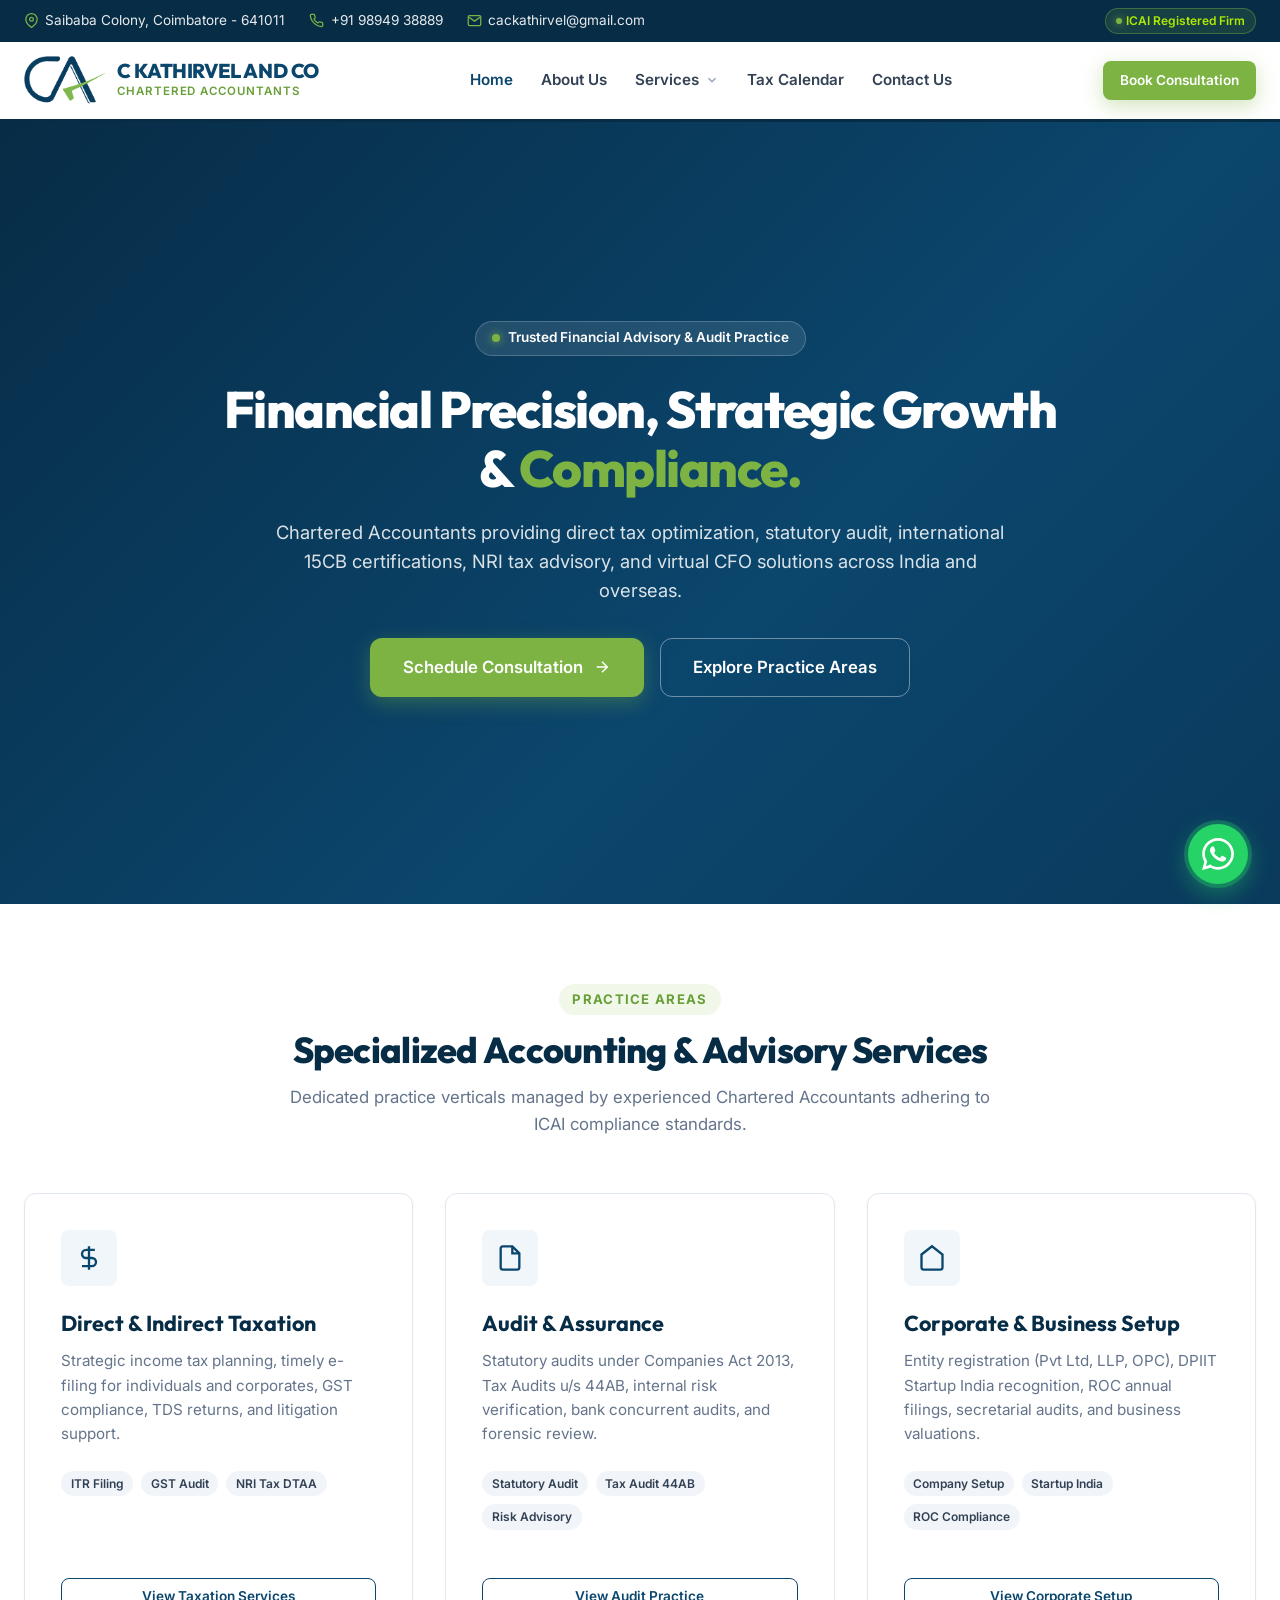
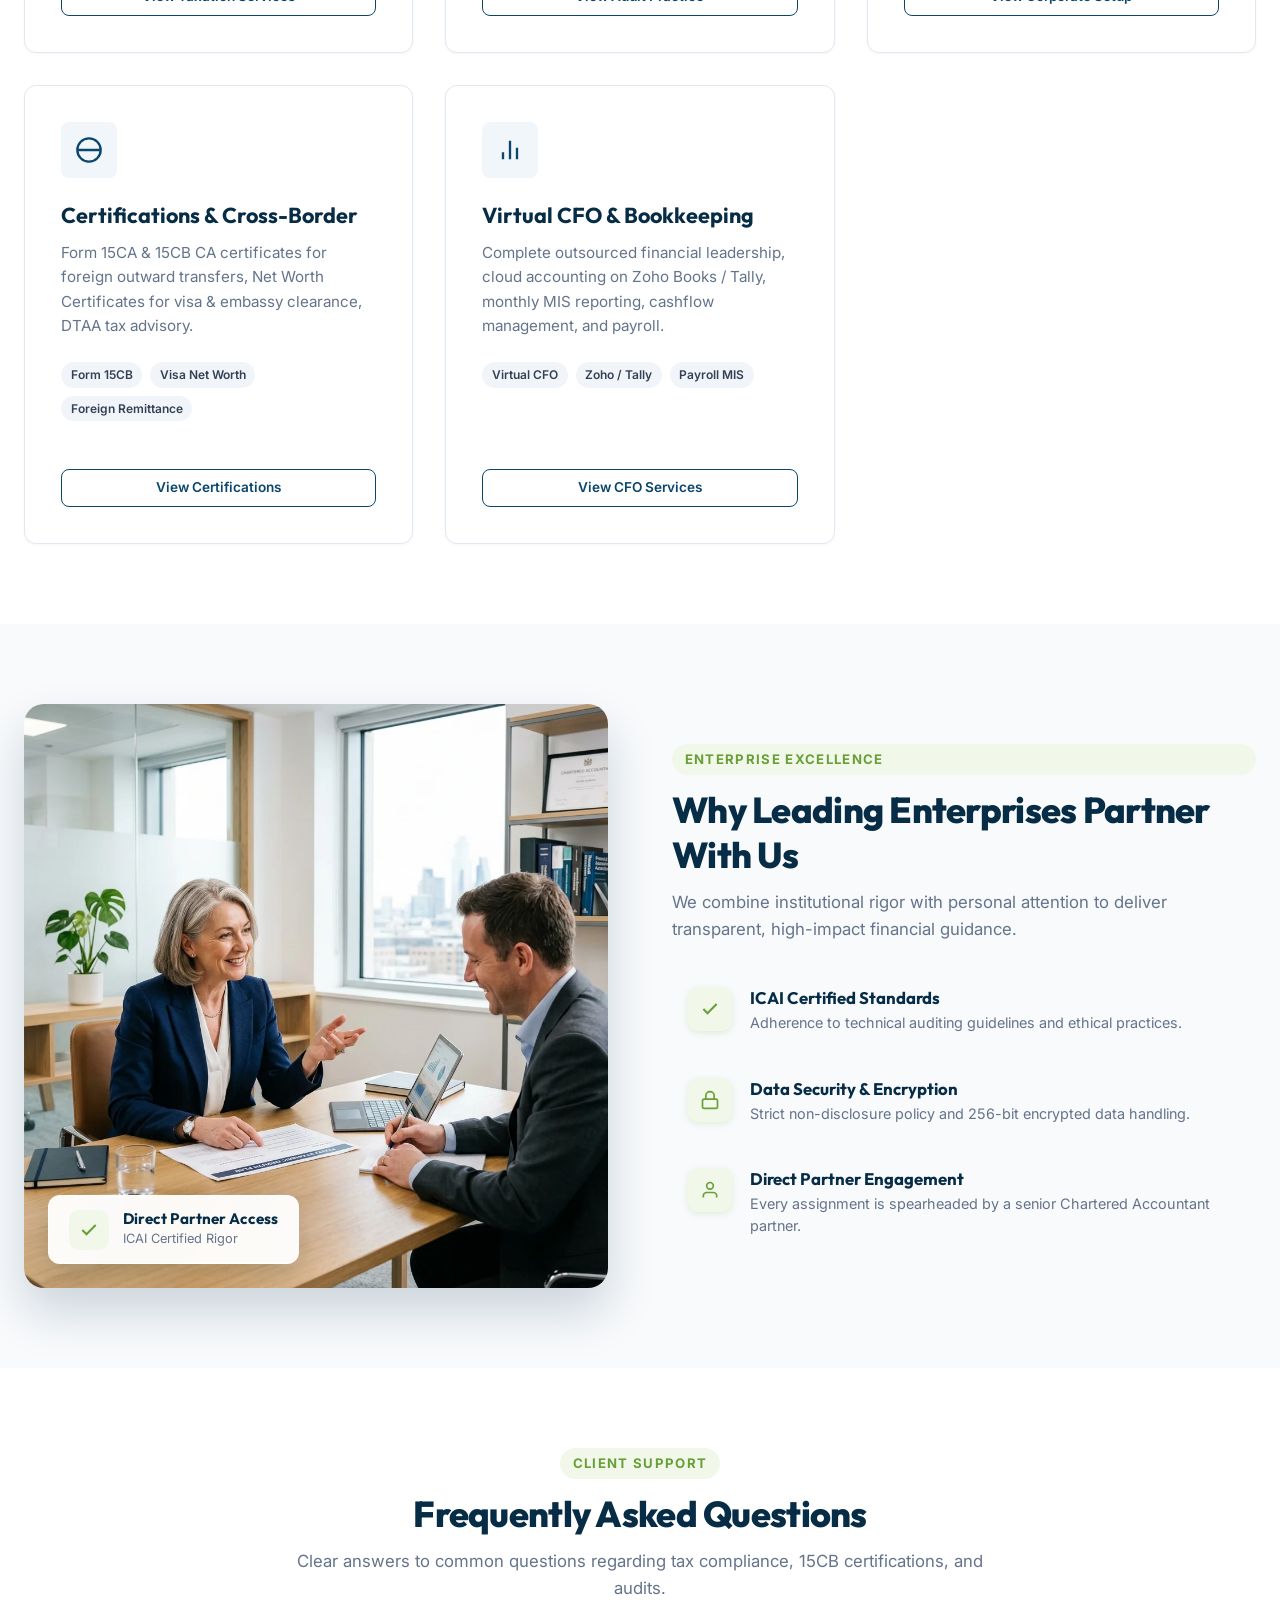
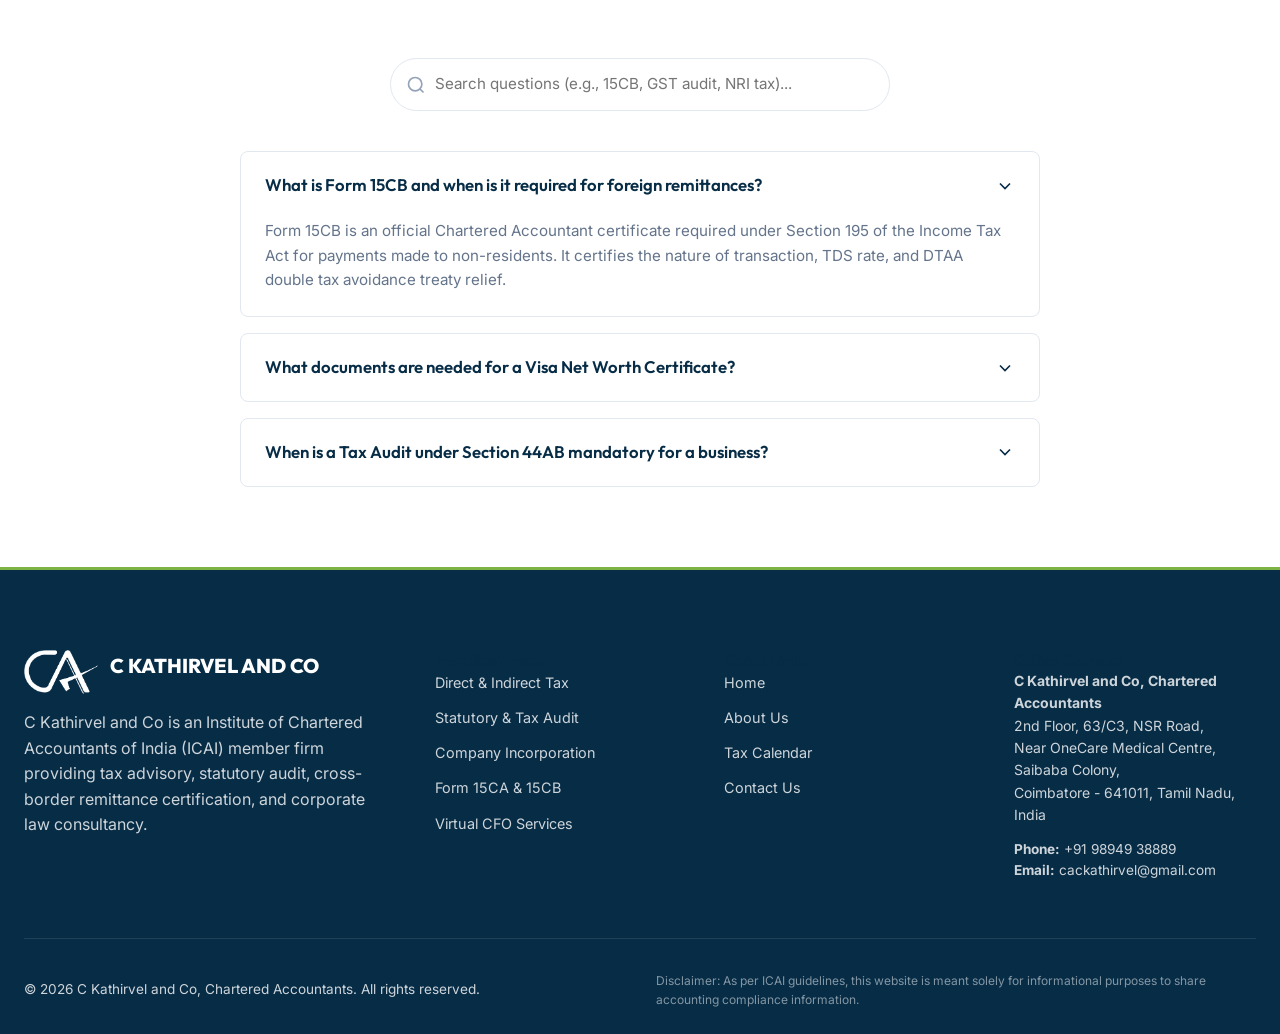
<file: index.html>
<!DOCTYPE html>
<html lang="en">
<head>
  <meta charset="UTF-8">
  <meta name="viewport" content="width=device-width, initial-scale=1.0">
  <title>C Kathirvel and Co | Chartered Accountants, Coimbatore</title>
  <meta name="description" content="C Kathirvel and Co is an ICAI-registered Chartered Accountant firm offering Income Tax Filing, GST Compliance, Statutory Audit, Form 15CB Certificates, NRI Tax Advisory, and Virtual CFO services.">
  <meta name="keywords" content="Chartered Accountant Coimbatore, CA Firm, Tax Advisory, GST Audit, 15CB Certificate, NRI Tax, Company Registration, Virtual CFO">
  <meta name="robots" content="index, follow">

  <!-- Favicon & App Icons -->
  <link rel="icon" type="image/svg+xml" href="assets/favicon.svg">
  <link rel="alternate icon" href="favicon.svg">
  <link rel="apple-touch-icon" href="assets/favicon.png">

  <!-- Canonical URL -->
  <link rel="canonical" href="https://kathirvelandco.in/">

  <!-- Open Graph / WhatsApp / Facebook -->
  <meta property="og:type" content="website">
  <meta property="og:site_name" content="C Kathirvel and Co, Chartered Accountants">
  <meta property="og:url" content="https://kathirvelandco.in/">
  <meta property="og:title" content="C Kathirvel and Co | Chartered Accountants, Coimbatore">
  <meta property="og:description" content="ICAI-registered Chartered Accountant firm providing Income Tax Filing, GST Compliance, Statutory Audit, Form 15CB Certificates, NRI Tax Advisory, and Virtual CFO services.">
  <meta property="og:image" content="https://kathirvelandco.in/assets/logo.png">
  <meta property="og:image:alt" content="C Kathirvel and Co Chartered Accountants">
  <meta property="og:locale" content="en_IN">

  <!-- Twitter Card -->
  <meta name="twitter:card" content="summary_large_image">
  <meta name="twitter:url" content="https://kathirvelandco.in/">
  <meta name="twitter:title" content="C Kathirvel and Co | Chartered Accountants, Coimbatore">
  <meta name="twitter:description" content="ICAI-registered Chartered Accountant firm providing Income Tax Filing, GST Compliance, Statutory Audit, Form 15CB Certificates, NRI Tax Advisory, and Virtual CFO services.">
  <meta name="twitter:image" content="https://kathirvelandco.in/assets/logo.png">

  <!-- Google Fonts -->
  <link rel="preconnect" href="https://fonts.googleapis.com">
  <link rel="preconnect" href="https://fonts.gstatic.com" crossorigin>
  <link href="https://fonts.googleapis.com/css2?family=Inter:wght@300;400;500;600;700&family=Outfit:wght@400;500;600;700;800&display=swap" rel="stylesheet">
  
  <link rel="stylesheet" href="css/style.css?v=2">

  <!-- Schema.org JSON-LD Structured Data for Local CA Business -->
  <script type="application/ld+json">
  {
    "@context": "https://schema.org",
    "@type": "AccountingService",
    "@id": "https://kathirvelandco.in/#organization",
    "name": "C Kathirvel and Co, Chartered Accountants",
    "alternateName": "C Kathirvel & Co",
    "url": "https://kathirvelandco.in/",
    "logo": "https://kathirvelandco.in/assets/logo.png",
    "image": "https://kathirvelandco.in/assets/team.webp",
    "description": "Premier ICAI-registered Chartered Accountant firm in Coimbatore providing Income Tax Filing, GST Compliance, Statutory Audit, Form 15CB Certificates, NRI Tax Advisory, and Virtual CFO services.",
    "telephone": "+91-9894938889",
    "email": "cackathirvel@gmail.com",
    "priceRange": "₹₹",
    "currenciesAccepted": "INR",
    "paymentAccepted": "Cash, Credit Card, Bank Transfer, UPI",
    "address": {
      "@type": "PostalAddress",
      "streetAddress": "2nd Floor, 63/C3, NSR Road, Near OneCare Medical Centre, Saibaba Colony",
      "addressLocality": "Coimbatore",
      "addressRegion": "Tamil Nadu",
      "postalCode": "641011",
      "addressCountry": "IN"
    },
    "geo": {
      "@type": "GeoCoordinates",
      "latitude": 11.0267,
      "longitude": 76.9458
    },
    "openingHoursSpecification": [
      {
        "@type": "OpeningHoursSpecification",
        "dayOfWeek": ["Monday", "Tuesday", "Wednesday", "Thursday", "Friday", "Saturday"],
        "opens": "09:30",
        "closes": "19:30"
      }
    ],
    "hasOfferCatalog": {
      "@type": "OfferCatalog",
      "name": "Chartered Accounting Practice Areas",
      "itemListElement": [
        {
          "@type": "Offer",
          "itemOffered": {
            "@type": "Service",
            "name": "Direct & Indirect Taxation (ITR, GST, TDS, NRI Tax)",
            "url": "https://kathirvelandco.in/taxation.html"
          }
        },
        {
          "@type": "Offer",
          "itemOffered": {
            "@type": "Service",
            "name": "Statutory & Tax Audit (Section 44AB, Companies Act 2013)",
            "url": "https://kathirvelandco.in/audit.html"
          }
        },
        {
          "@type": "Offer",
          "itemOffered": {
            "@type": "Service",
            "name": "Corporate Advisory & Company Incorporation (MCA, ROC, Startup India)",
            "url": "https://kathirvelandco.in/corporate.html"
          }
        },
        {
          "@type": "Offer",
          "itemOffered": {
            "@type": "Service",
            "name": "Foreign Remittance Form 15CA & 15CB Certification",
            "url": "https://kathirvelandco.in/certifications.html"
          }
        },
        {
          "@type": "Offer",
          "itemOffered": {
            "@type": "Service",
            "name": "Virtual CFO & Strategic Financial Management",
            "url": "https://kathirvelandco.in/virtual-cfo.html"
          }
        }
      ]
    }
  }
  </script>
</head>
<body>

  <!-- TOP UTILITY BAR -->
  <div class="top-bar">
    <div class="container">
      <div class="top-info">
        <div class="top-info-item">
          <svg width="15" height="15" viewBox="0 0 24 24" fill="none" stroke="currentColor" stroke-width="2"><path d="M21 10c0 7-9 13-9 13s-9-6-9-13a9 9 0 0 1 18 0z"></path><circle cx="12" cy="10" r="3"></circle></svg>
          <span>Saibaba Colony, Coimbatore - 641011</span>
        </div>
        <div class="top-info-item">
          <svg width="15" height="15" viewBox="0 0 24 24" fill="none" stroke="currentColor" stroke-width="2"><path d="M22 16.92v3a2 2 0 0 1-2.18 2 19.79 19.79 0 0 1-8.63-3.07 19.5 19.5 0 0 1-6-6 19.79 19.79 0 0 1-3.07-8.67A2 2 0 0 1 4.11 2h3a2 2 0 0 1 2 1.72 12.84 12.84 0 0 0 .7 2.81 2 2 0 0 1-.45 2.11L8.09 9.91a16 16 0 0 0 6 6l1.27-1.27a2 2 0 0 1 2.11-.45 12.84 12.84 0 0 0 2.81.7A2 2 0 0 1 22 16.92z"></path></svg>
          <span>+91 98949 38889</span>
        </div>
        <div class="top-info-item">
          <svg width="15" height="15" viewBox="0 0 24 24" fill="none" stroke="currentColor" stroke-width="2"><path d="M4 4h16c1.1 0 2 .9 2 2v12c0 1.1-.9 2-2 2H4c-1.1 0-2-.9-2-2V6c0-1.1.9-2 2-2z"></path><polyline points="22,6 12,13 2,6"></polyline></svg>
          <span>cackathirvel@gmail.com</span>
        </div>
      </div>
      <div class="top-badge">
        <span>ICAI Registered Firm</span>
      </div>
    </div>
  </div>

  <!-- MAIN NAVIGATION HEADER WITH DROPDOWN -->
  <header class="main-header" id="header">
    <div class="container header-wrapper">
      <a href="index.html" class="brand-logo">
        <img src="assets/logo.png" alt="CA Logo Emblem">
        <div class="brand-text">
          <span class="brand-title">C KATHIRVEL AND CO</span>
          <span class="brand-subtitle">Chartered Accountants</span>
        </div>
      </a>

      <nav>
        <ul class="nav-menu">
          <li class="nav-item"><a href="index.html" class="nav-link active">Home</a></li>
          <li class="nav-item"><a href="about.html" class="nav-link">About Us</a></li>
          
          <!-- SERVICES MEGA DROPDOWN -->
          <li class="nav-item has-dropdown">
            <a href="services.html" class="nav-link">
              <span>Services</span>
              <svg width="14" height="14" viewBox="0 0 24 24" fill="none" stroke="currentColor" stroke-width="2.5"><polyline points="6 9 12 15 18 9"></polyline></svg>
            </a>
            <div class="dropdown-menu">
              <div class="dropdown-category">
                <div class="dropdown-category-title">
                  <svg width="16" height="16" viewBox="0 0 24 24" fill="none" stroke="currentColor" stroke-width="2"><path d="M12 2v20M17 5H9.5a3.5 3.5 0 0 0 0 7h5a3.5 3.5 0 0 1 0 7H6"></path></svg>
                  <span>Taxation</span>
                </div>
                <ul class="dropdown-list">
                  <li><a href="taxation.html#itr" class="dropdown-link"><span>Income Tax Return (ITR)</span></a></li>
                  <li><a href="taxation.html#gst" class="dropdown-link"><span>GST Filings & Audit</span></a></li>
                  <li><a href="taxation.html#nri" class="dropdown-link"><span>NRI Tax & DTAA Relief</span> <span class="badge-mini">POPULAR</span></a></li>
                  <li><a href="taxation.html#tds" class="dropdown-link"><span>TDS / TCS Compliance</span></a></li>
                </ul>
              </div>

              <div class="dropdown-category">
                <div class="dropdown-category-title">
                  <svg width="16" height="16" viewBox="0 0 24 24" fill="none" stroke="currentColor" stroke-width="2"><path d="M14 2H6a2 2 0 0 0-2 2v16a2 2 0 0 0 2 2h12a2 2 0 0 0 2-2V8z"></path><polyline points="14 2 14 8 20 8"></polyline></svg>
                  <span>Audit & Assurance</span>
                </div>
                <ul class="dropdown-list">
                  <li><a href="audit.html#statutory" class="dropdown-link"><span>Statutory Company Audit</span></a></li>
                  <li><a href="audit.html#tax-audit" class="dropdown-link"><span>Tax Audit u/s 44AB</span></a></li>
                  <li><a href="audit.html#internal" class="dropdown-link"><span>Internal Audit & Risk</span></a></li>
                  <li><a href="audit.html#forensic" class="dropdown-link"><span>Bank & Forensic Audit</span></a></li>
                </ul>
              </div>

              <div class="dropdown-category">
                <div class="dropdown-category-title">
                  <svg width="16" height="16" viewBox="0 0 24 24" fill="none" stroke="currentColor" stroke-width="2"><path d="M3 9l9-7 9 7v11a2 2 0 0 1-2 2H5a2 2 0 0 1-2-2z"></path></svg>
                  <span>Corporate Advisory</span>
                </div>
                <ul class="dropdown-list">
                  <li><a href="corporate.html#incorporation" class="dropdown-link"><span>Company / LLP Setup</span></a></li>
                  <li><a href="corporate.html#startup" class="dropdown-link"><span>Startup India Registration</span></a></li>
                  <li><a href="corporate.html#roc" class="dropdown-link"><span>ROC Annual Compliance</span></a></li>
                  <li><a href="certifications.html#15cb" class="dropdown-link"><span>Form 15CA & 15CB</span> <span class="badge-mini">FAST</span></a></li>
                </ul>
              </div>
            </div>
          </li>

          <li class="nav-item"><a href="compliance-calendar.html" class="nav-link">Tax Calendar</a></li>
          <li class="nav-item"><a href="contact.html" class="nav-link">Contact Us</a></li>
        </ul>
      </nav>

      <div class="nav-actions">
        <a href="contact.html" class="btn btn-primary btn-sm">Book Consultation</a>
        <button class="mobile-toggle" aria-label="Toggle menu">
          <span class="hamburger-line"></span>
          <span class="hamburger-line"></span>
          <span class="hamburger-line"></span>
        </button>
      </div>
    </div>
  </header>

  <!-- HERO SECTION -->
  <section class="hero-section">
    <div class="container hero-grid">
      <div class="hero-content">
        <div class="hero-pill">
          <span class="dot"></span>
          <span>Trusted Financial Advisory & Audit Practice</span>
        </div>
        <h1 class="hero-title">
          Financial Precision, Strategic Growth & <span>Compliance.</span>
        </h1>
        <p class="hero-subtitle">
          Chartered Accountants providing direct tax optimization, statutory audit, international 15CB certifications, NRI tax advisory, and virtual CFO solutions across India and overseas.
        </p>

        <div style="display:flex; gap:1rem; flex-wrap:wrap; justify-content:center;">
          <a href="contact.html" class="btn btn-primary btn-lg">
            Schedule Consultation
            <svg width="18" height="18" viewBox="0 0 24 24" fill="none" stroke="currentColor" stroke-width="2"><line x1="5" y1="12" x2="19" y2="12"></line><polyline points="12 5 19 12 12 19"></polyline></svg>
          </a>
          <a href="services.html" class="btn btn-outline-white btn-lg">Explore Practice Areas</a>
        </div>
      </div>
    </div>
  </section>

  <!-- CORE SERVICES OVERVIEW SECTION -->
  <section class="section" id="services">
    <div class="container">
      <div class="section-header">
        <span class="section-tag">Practice Areas</span>
        <h2 class="section-title">Specialized Accounting & Advisory Services</h2>
        <p class="section-description">Dedicated practice verticals managed by experienced Chartered Accountants adhering to ICAI compliance standards.</p>
      </div>

      <div class="services-grid">
        <div class="service-card">
          <div>
            <div class="service-icon-box">
              <svg width="28" height="28" viewBox="0 0 24 24" fill="none" stroke="currentColor" stroke-width="2"><path d="M12 2v20M17 5H9.5a3.5 3.5 0 0 0 0 7h5a3.5 3.5 0 0 1 0 7H6"></path></svg>
            </div>
            <h3 class="service-title">Direct & Indirect Taxation</h3>
            <p class="service-desc">Strategic income tax planning, timely e-filing for individuals and corporates, GST compliance, TDS returns, and litigation support.</p>
            <div class="service-tags">
              <span class="service-tag">ITR Filing</span>
              <span class="service-tag">GST Audit</span>
              <span class="service-tag">NRI Tax DTAA</span>
            </div>
          </div>
          <a href="taxation.html" class="btn btn-outline btn-sm" style="margin-top:1.5rem; width:100%;">View Taxation Services</a>
        </div>

        <div class="service-card">
          <div>
            <div class="service-icon-box">
              <svg width="28" height="28" viewBox="0 0 24 24" fill="none" stroke="currentColor" stroke-width="2"><path d="M14 2H6a2 2 0 0 0-2 2v16a2 2 0 0 0 2 2h12a2 2 0 0 0 2-2V8z"></path><polyline points="14 2 14 8 20 8"></polyline></svg>
            </div>
            <h3 class="service-title">Audit & Assurance</h3>
            <p class="service-desc">Statutory audits under Companies Act 2013, Tax Audits u/s 44AB, internal risk verification, bank concurrent audits, and forensic review.</p>
            <div class="service-tags">
              <span class="service-tag">Statutory Audit</span>
              <span class="service-tag">Tax Audit 44AB</span>
              <span class="service-tag">Risk Advisory</span>
            </div>
          </div>
          <a href="audit.html" class="btn btn-outline btn-sm" style="margin-top:1.5rem; width:100%;">View Audit Practice</a>
        </div>

        <div class="service-card">
          <div>
            <div class="service-icon-box">
              <svg width="28" height="28" viewBox="0 0 24 24" fill="none" stroke="currentColor" stroke-width="2"><path d="M3 9l9-7 9 7v11a2 2 0 0 1-2 2H5a2 2 0 0 1-2-2z"></path></svg>
            </div>
            <h3 class="service-title">Corporate & Business Setup</h3>
            <p class="service-desc">Entity registration (Pvt Ltd, LLP, OPC), DPIIT Startup India recognition, ROC annual filings, secretarial audits, and business valuations.</p>
            <div class="service-tags">
              <span class="service-tag">Company Setup</span>
              <span class="service-tag">Startup India</span>
              <span class="service-tag">ROC Compliance</span>
            </div>
          </div>
          <a href="corporate.html" class="btn btn-outline btn-sm" style="margin-top:1.5rem; width:100%;">View Corporate Setup</a>
        </div>

        <div class="service-card">
          <div>
            <div class="service-icon-box">
              <svg width="28" height="28" viewBox="0 0 24 24" fill="none" stroke="currentColor" stroke-width="2"><circle cx="12" cy="12" r="10"></circle><line x1="2" y1="12" x2="22" y2="12"></line></svg>
            </div>
            <h3 class="service-title">Certifications & Cross-Border</h3>
            <p class="service-desc">Form 15CA & 15CB CA certificates for foreign outward transfers, Net Worth Certificates for visa & embassy clearance, DTAA tax advisory.</p>
            <div class="service-tags">
              <span class="service-tag">Form 15CB</span>
              <span class="service-tag">Visa Net Worth</span>
              <span class="service-tag">Foreign Remittance</span>
            </div>
          </div>
          <a href="certifications.html" class="btn btn-outline btn-sm" style="margin-top:1.5rem; width:100%;">View Certifications</a>
        </div>

        <div class="service-card">
          <div>
            <div class="service-icon-box">
              <svg width="28" height="28" viewBox="0 0 24 24" fill="none" stroke="currentColor" stroke-width="2"><line x1="18" y1="20" x2="18" y2="10"></line><line x1="12" y1="20" x2="12" y2="4"></line><line x1="6" y1="20" x2="6" y2="14"></line></svg>
            </div>
            <h3 class="service-title">Virtual CFO & Bookkeeping</h3>
            <p class="service-desc">Complete outsourced financial leadership, cloud accounting on Zoho Books / Tally, monthly MIS reporting, cashflow management, and payroll.</p>
            <div class="service-tags">
              <span class="service-tag">Virtual CFO</span>
              <span class="service-tag">Zoho / Tally</span>
              <span class="service-tag">Payroll MIS</span>
            </div>
          </div>
          <a href="virtual-cfo.html" class="btn btn-outline btn-sm" style="margin-top:1.5rem; width:100%;">View CFO Services</a>
        </div>
      </div>
    </div>
  </section>

  <!-- WHY CHOOSE US -->
  <section class="section section-bg-light" id="enterprise-excellence">
    <div class="container">
      <div class="enterprise-grid">
        <div class="enterprise-media">
          <div class="enterprise-img-wrapper">
            <picture>
              <source srcset="assets/team.webp" type="image/webp">
              <img src="assets/team.webp" alt="Chartered Accountant partner consultation" class="enterprise-img" width="600" height="600" loading="lazy" decoding="async">
            </picture>
            <div class="enterprise-badge">
              <div class="enterprise-badge-icon">
                <svg width="20" height="20" viewBox="0 0 24 24" fill="none" stroke="currentColor" stroke-width="2.5"><polyline points="20 6 9 17 4 12"></polyline></svg>
              </div>
              <div class="enterprise-badge-text">
                <div class="enterprise-badge-title">Direct Partner Access</div>
                <div class="enterprise-badge-sub">ICAI Certified Rigor</div>
              </div>
            </div>
          </div>
        </div>

        <div class="enterprise-content">
          <span class="section-tag">Enterprise Excellence</span>
          <h2 class="section-title">Why Leading Enterprises Partner With Us</h2>
          <p class="enterprise-desc">We combine institutional rigor with personal attention to deliver transparent, high-impact financial guidance.</p>
          
          <div class="enterprise-features">
            <div class="enterprise-feature-item">
              <div class="enterprise-feature-icon">
                <svg width="20" height="20" viewBox="0 0 24 24" fill="none" stroke="currentColor" stroke-width="2.5"><polyline points="20 6 9 17 4 12"></polyline></svg>
              </div>
              <div class="enterprise-feature-info">
                <h4 class="enterprise-feature-title">ICAI Certified Standards</h4>
                <p class="enterprise-feature-desc">Adherence to technical auditing guidelines and ethical practices.</p>
              </div>
            </div>

            <div class="enterprise-feature-item">
              <div class="enterprise-feature-icon">
                <svg width="20" height="20" viewBox="0 0 24 24" fill="none" stroke="currentColor" stroke-width="2"><rect x="3" y="11" width="18" height="11" rx="2" ry="2"></rect><path d="M7 11V7a5 5 0 0 1 10 0v4"></path></svg>
              </div>
              <div class="enterprise-feature-info">
                <h4 class="enterprise-feature-title">Data Security & Encryption</h4>
                <p class="enterprise-feature-desc">Strict non-disclosure policy and 256-bit encrypted data handling.</p>
              </div>
            </div>

            <div class="enterprise-feature-item">
              <div class="enterprise-feature-icon">
                <svg width="20" height="20" viewBox="0 0 24 24" fill="none" stroke="currentColor" stroke-width="2"><path d="M20 21v-2a4 4 0 0 0-4-4H8a4 4 0 0 0-4 4v2"></path><circle cx="12" cy="7" r="4"></circle></svg>
              </div>
              <div class="enterprise-feature-info">
                <h4 class="enterprise-feature-title">Direct Partner Engagement</h4>
                <p class="enterprise-feature-desc">Every assignment is spearheaded by a senior Chartered Accountant partner.</p>
              </div>
            </div>
          </div>
        </div>
      </div>
    </div>
  </section>

  <!-- FAQ SECTION -->
  <section class="section" id="faq">
    <div class="container">
      <div class="section-header">
        <span class="section-tag">Client Support</span>
        <h2 class="section-title">Frequently Asked Questions</h2>
        <p class="section-description">Clear answers to common questions regarding tax compliance, 15CB certifications, and audits.</p>
      </div>

      <div class="faq-search-box">
        <svg class="faq-search-icon" width="20" height="20" viewBox="0 0 24 24" fill="none" stroke="currentColor" stroke-width="2"><circle cx="11" cy="11" r="8"></circle><line x1="21" y1="21" x2="16.65" y2="16.65"></line></svg>
        <input type="text" id="faq-search" class="faq-search-input" placeholder="Search questions (e.g., 15CB, GST audit, NRI tax)...">
      </div>

      <div class="faq-accordion">
        <div class="faq-item active">
          <button class="faq-question">
            <span>What is Form 15CB and when is it required for foreign remittances?</span>
            <svg width="20" height="20" viewBox="0 0 24 24" fill="none" stroke="currentColor" stroke-width="2"><polyline points="6 9 12 15 18 9"></polyline></svg>
          </button>
          <div class="faq-answer">
            Form 15CB is an official Chartered Accountant certificate required under Section 195 of the Income Tax Act for payments made to non-residents. It certifies the nature of transaction, TDS rate, and DTAA double tax avoidance treaty relief.
          </div>
        </div>

        <div class="faq-item">
          <button class="faq-question">
            <span>What documents are needed for a Visa Net Worth Certificate?</span>
            <svg width="20" height="20" viewBox="0 0 24 24" fill="none" stroke="currentColor" stroke-width="2"><polyline points="6 9 12 15 18 9"></polyline></svg>
          </button>
          <div class="faq-answer">
            Documents include property valuation reports, bank savings & FD statements, stock demat holdings, gold valuation certificates, and vehicle RC books. Visit our <a href="compliance-calendar.html" style="color:var(--primary-navy); font-weight:700;">Checklists Page</a> for the full list!
          </div>
        </div>

        <div class="faq-item">
          <button class="faq-question">
            <span>When is a Tax Audit under Section 44AB mandatory for a business?</span>
            <svg width="20" height="20" viewBox="0 0 24 24" fill="none" stroke="currentColor" stroke-width="2"><polyline points="6 9 12 15 18 9"></polyline></svg>
          </button>
          <div class="faq-answer">
            Tax Audit by a CA is mandatory if annual business turnover exceeds ₹1 Crore (or ₹10 Crores if cash transactions are less than 5%). For professionals, tax audit applies if gross receipts exceed ₹50 Lakhs.
          </div>
        </div>
      </div>
    </div>
  </section>

  <!-- FOOTER -->
  <footer class="site-footer">
    <div class="container">
      <div class="footer-grid">
        <div class="footer-brand">
          <div style="display:flex; align-items:center; gap:0.75rem; margin-bottom:1rem;">
            <img src="assets/logo.png" alt="CA Emblem" style="height:44px; filter:brightness(0) invert(1);">
            <div style="color:#FFFFFF; font-family:'Outfit',sans-serif; font-size:1.25rem; font-weight:800; margin-bottom:0.75rem;">C KATHIRVEL AND CO</div>
          </div>
          <p>C Kathirvel and Co is an Institute of Chartered Accountants of India (ICAI) member firm providing tax advisory, statutory audit, cross-border remittance certification, and corporate law consultancy.</p>
        </div>

        <div>
          <h4>Practice Areas</h4>
          <ul class="footer-links">
            <li><a href="taxation.html">Direct & Indirect Tax</a></li>
            <li><a href="audit.html">Statutory & Tax Audit</a></li>
            <li><a href="corporate.html">Company Incorporation</a></li>
            <li><a href="certifications.html">Form 15CA & 15CB</a></li>
            <li><a href="virtual-cfo.html">Virtual CFO Services</a></li>
          </ul>
        </div>

        <div>
          <h4>Quick Links</h4>
          <ul class="footer-links">
            <li><a href="index.html">Home</a></li>
            <li><a href="about.html">About Us</a></li>
            <li><a href="compliance-calendar.html">Tax Calendar</a></li>
            <li><a href="contact.html">Contact Us</a></li>
          </ul>
        </div>

        <div>
          <h4>Office Contact</h4>
          <p style="font-size:0.875rem; line-height:1.6; margin-bottom:0.75rem;">
            <strong>C Kathirvel and Co, Chartered Accountants</strong><br>
            2nd Floor, 63/C3, NSR Road,<br>
            Near OneCare Medical Centre, Saibaba Colony,<br>
            Coimbatore - 641011, Tamil Nadu, India
          </p>
          <p style="font-size:0.85rem;"><strong>Phone:</strong> +91 98949 38889</p>
          <p style="font-size:0.85rem;"><strong>Email:</strong> cackathirvel@gmail.com</p>
        </div>
      </div>

      <div class="footer-bottom">
        <div>© 2026 C Kathirvel and Co, Chartered Accountants. All rights reserved.</div>
        <div style="font-size:0.75rem; color:rgba(255,255,255,0.5); max-width:600px;">
          Disclaimer: As per ICAI guidelines, this website is meant solely for informational purposes to share accounting compliance information.
        </div>
      </div>
    </div>
  </footer>

  <!-- FLOATING WHATSAPP CHAT BUTTON -->
  <a href="https://wa.me/919894938889?text=Hello%20CA%20Team%2C%20I%20would%20like%20to%20inquire%20about%20your%20services." target="_blank" rel="noopener noreferrer" class="whatsapp-float" aria-label="Chat on WhatsApp">
    <span class="whatsapp-tooltip">Chat with CA Advisor</span>
    <div class="whatsapp-btn">
      <svg width="32" height="32" viewBox="0 0 24 24" fill="currentColor"><path d="M.057 24l1.687-6.163c-1.041-1.804-1.588-3.849-1.587-5.946.003-6.556 5.338-11.891 11.893-11.891 3.181.001 6.167 1.24 8.413 3.488 2.245 2.248 3.481 5.236 3.48 8.414-.003 6.557-5.338 11.892-11.893 11.892-1.99-.001-3.951-.5-5.688-1.448l-6.105 1.654zm6.597-3.807c1.676.995 3.276 1.591 5.392 1.592 5.448 0 9.886-4.434 9.889-9.885.002-5.462-4.415-9.89-9.881-9.892-5.452 0-9.887 4.434-9.889 9.884-.001 2.225.651 3.891 1.746 5.634l-.999 3.648 3.742-1.481zm11.387-5.464c-.074-.124-.272-.198-.57-.347-.297-.149-1.758-.868-2.031-.967-.272-.099-.47-.149-.669.149-.198.297-.768.967-.941 1.165-.173.198-.347.223-.644.074-.297-.149-1.255-.462-2.39-1.475-.883-.788-1.48-1.761-1.653-2.059-.173-.297-.018-.458.13-.606.134-.133.297-.347.446-.521.151-.172.2-.296.3-.495.099-.198.05-.372-.025-.521-.075-.148-.669-1.611-.916-2.206-.242-.579-.487-.501-.669-.51l-.57-.01c-.198 0-.52.074-.792.372s-1.04 1.016-1.04 2.479 1.065 2.876 1.213 3.074c.149.198 2.095 3.2 5.076 4.487.709.306 1.263.489 1.694.626.712.226 1.36.194 1.872.118.571-.085 1.758-.719 2.006-1.413.248-.695.248-1.29.173-1.414z"/></svg>
    </div>
  </a>

  <script src="js/app.js"></script>
</body>
</html>
</file>
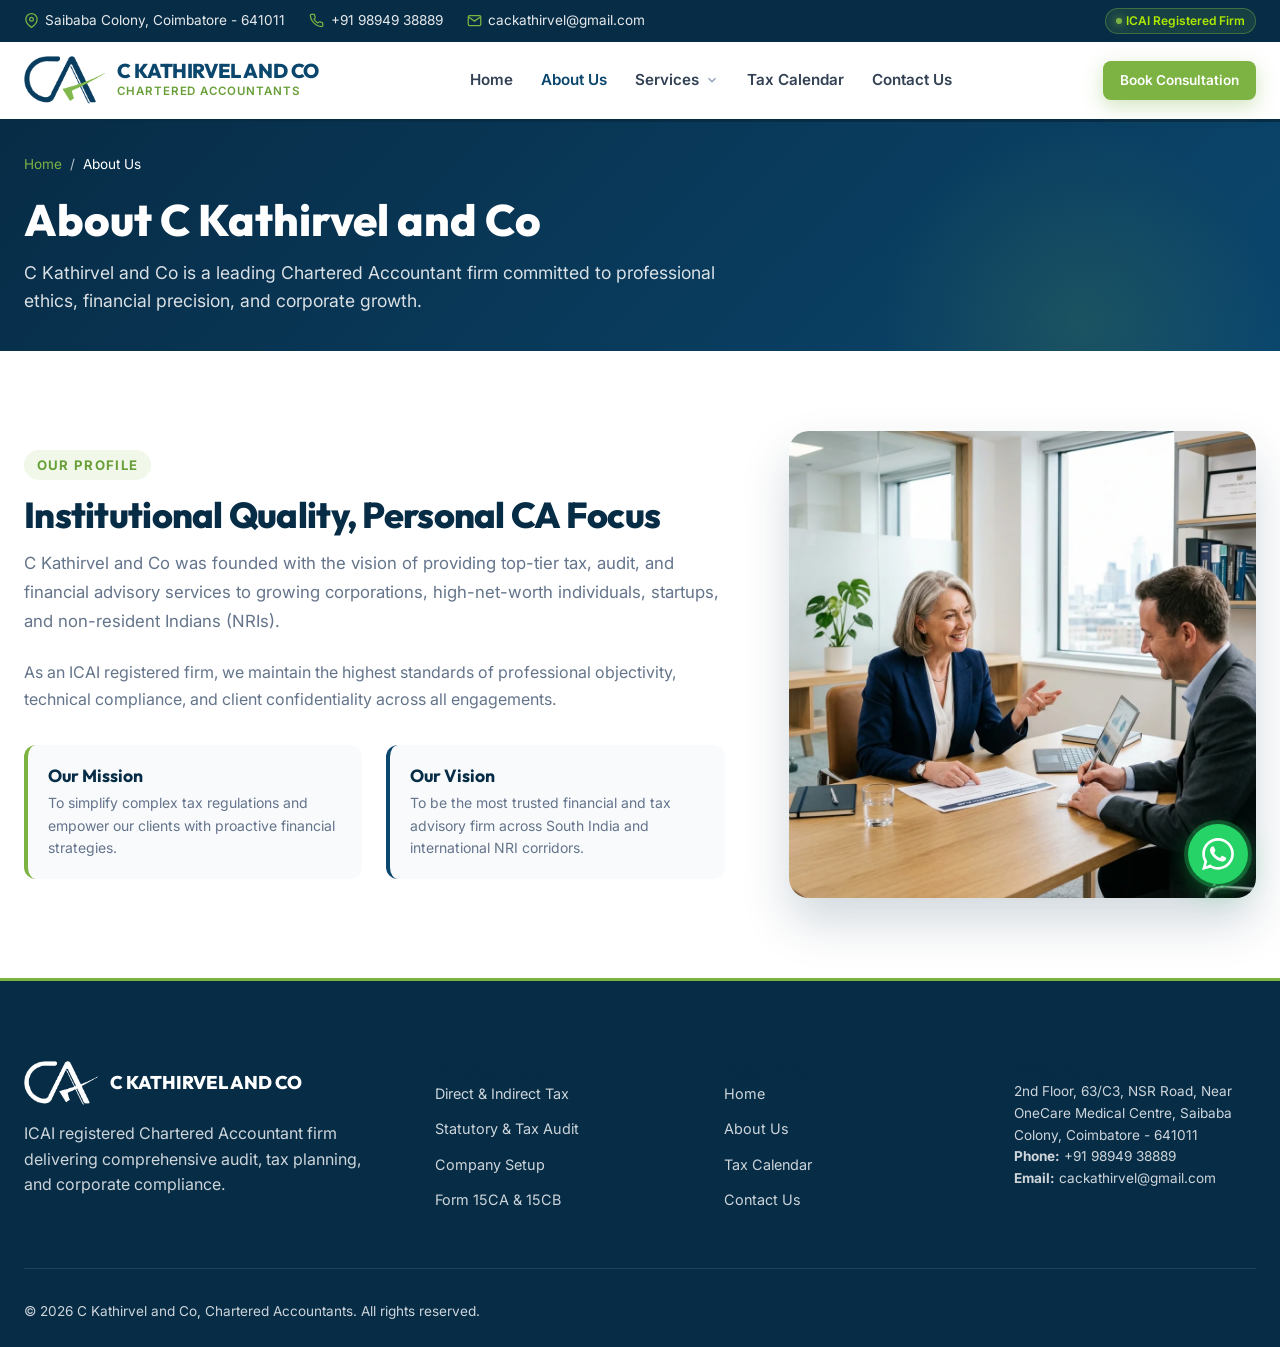
<file: about.html>
<!DOCTYPE html>
<html lang="en">

<head>
  <meta charset="UTF-8">
  <meta name="viewport" content="width=device-width, initial-scale=1.0">
  <title>About Us | C Kathirvel and Co, Chartered Accountants</title>
  <meta name="description"
    content="Learn about C Kathirvel and Co, an ICAI registered Chartered Accountant firm specializing in corporate audit, tax advisory, and international financial consulting.">
  <meta name="robots" content="index, follow">

  <!-- Favicon & App Icons -->
  <link rel="icon" type="image/svg+xml" href="assets/favicon.svg">
  <link rel="alternate icon" href="favicon.svg">
  <link rel="apple-touch-icon" href="assets/favicon.png">

  <!-- Canonical URL -->
  <link rel="canonical" href="https://kathirvelandco.in/about.html">

  <!-- Open Graph / WhatsApp / Facebook -->
  <meta property="og:type" content="website">
  <meta property="og:site_name" content="C Kathirvel and Co, Chartered Accountants">
  <meta property="og:url" content="https://kathirvelandco.in/about.html">
  <meta property="og:title" content="About Us | C Kathirvel and Co, Chartered Accountants">
  <meta property="og:description"
    content="Learn about C Kathirvel and Co, an ICAI registered Chartered Accountant firm specializing in corporate audit, tax advisory, and international financial consulting.">
  <meta property="og:image" content="https://kathirvelandco.in/assets/logo.png">
  <meta property="og:image:alt" content="C Kathirvel and Co Chartered Accountants">
  <meta property="og:locale" content="en_IN">

  <!-- Twitter Card -->
  <meta name="twitter:card" content="summary_large_image">
  <meta name="twitter:url" content="https://kathirvelandco.in/about.html">
  <meta name="twitter:title" content="About Us | C Kathirvel and Co, Chartered Accountants">
  <meta name="twitter:description"
    content="Learn about C Kathirvel and Co, an ICAI registered Chartered Accountant firm specializing in corporate audit, tax advisory, and international financial consulting.">
  <meta name="twitter:image" content="https://kathirvelandco.in/assets/logo.png">

  <link rel="preconnect" href="https://fonts.googleapis.com">
  <link rel="preconnect" href="https://fonts.gstatic.com" crossorigin>
  <link
    href="https://fonts.googleapis.com/css2?family=Inter:wght@300;400;500;600;700&family=Outfit:wght@400;500;600;700;800&display=swap"
    rel="stylesheet">
  <link rel="stylesheet" href="css/style.css">
</head>

<body>

  <!-- TOP UTILITY BAR -->
  <div class="top-bar">
    <div class="container">
      <div class="top-info">
        <div class="top-info-item">
          <svg width="15" height="15" viewBox="0 0 24 24" fill="none" stroke="currentColor" stroke-width="2">
            <path d="M21 10c0 7-9 13-9 13s-9-6-9-13a9 9 0 0 1 18 0z"></path>
            <circle cx="12" cy="10" r="3"></circle>
          </svg>
          <span>Saibaba Colony, Coimbatore - 641011</span>
        </div>
        <div class="top-info-item">
          <svg width="15" height="15" viewBox="0 0 24 24" fill="none" stroke="currentColor" stroke-width="2">
            <path
              d="M22 16.92v3a2 2 0 0 1-2.18 2 19.79 19.79 0 0 1-8.63-3.07 19.5 19.5 0 0 1-6-6 19.79 19.79 0 0 1-3.07-8.67A2 2 0 0 1 4.11 2h3a2 2 0 0 1 2 1.72 12.84 12.84 0 0 0 .7 2.81 2 2 0 0 1-.45 2.11L8.09 9.91a16 16 0 0 0 6 6l1.27-1.27a2 2 0 0 1 2.11-.45 12.84 12.84 0 0 0 2.81.7A2 2 0 0 1 22 16.92z">
            </path>
          </svg>
          <span>+91 98949 38889</span>
        </div>
        <div class="top-info-item">
          <svg width="15" height="15" viewBox="0 0 24 24" fill="none" stroke="currentColor" stroke-width="2">
            <path d="M4 4h16c1.1 0 2 .9 2 2v12c0 1.1-.9 2-2 2H4c-1.1 0-2-.9-2-2V6c0-1.1.9-2 2-2z"></path>
            <polyline points="22,6 12,13 2,6"></polyline>
          </svg>
          <span>cackathirvel@gmail.com</span>
        </div>
      </div>
      <div class="top-badge">
        <span>ICAI Registered Firm</span>
      </div>
    </div>
  </div>

  <!-- HEADER -->
  <header class="main-header">
    <div class="container header-wrapper">
      <a href="index.html" class="brand-logo">
        <img src="assets/logo.png" alt="CA Emblem">
        <div class="brand-text">
          <span class="brand-title">C KATHIRVEL AND CO</span>
          <span class="brand-subtitle">Chartered Accountants</span>
        </div>
      </a>

      <nav>
        <ul class="nav-menu">
          <li class="nav-item"><a href="index.html" class="nav-link">Home</a></li>
          <li class="nav-item"><a href="about.html" class="nav-link active">About Us</a></li>

          <li class="nav-item has-dropdown">
            <a href="services.html" class="nav-link">
              <span>Services</span>
              <svg width="14" height="14" viewBox="0 0 24 24" fill="none" stroke="currentColor" stroke-width="2.5">
                <polyline points="6 9 12 15 18 9"></polyline>
              </svg>
            </a>
            <div class="dropdown-menu">
              <div class="dropdown-category">
                <div class="dropdown-category-title">
                  <svg width="16" height="16" viewBox="0 0 24 24" fill="none" stroke="currentColor" stroke-width="2">
                    <path d="M12 2v20M17 5H9.5a3.5 3.5 0 0 0 0 7h5a3.5 3.5 0 0 1 0 7H6"></path>
                  </svg>
                  <span>Taxation</span>
                </div>
                <ul class="dropdown-list">
                  <li><a href="taxation.html#itr" class="dropdown-link"><span>Income Tax Return (ITR)</span></a></li>
                  <li><a href="taxation.html#gst" class="dropdown-link"><span>GST Filings & Audit</span></a></li>
                  <li><a href="taxation.html#nri" class="dropdown-link"><span>NRI Tax & DTAA</span></a></li>
                </ul>
              </div>

              <div class="dropdown-category">
                <div class="dropdown-category-title">
                  <svg width="16" height="16" viewBox="0 0 24 24" fill="none" stroke="currentColor" stroke-width="2">
                    <path d="M14 2H6a2 2 0 0 0-2 2v16a2 2 0 0 0 2 2h12a2 2 0 0 0 2-2V8z"></path>
                  </svg>
                  <span>Audit & Assurance</span>
                </div>
                <ul class="dropdown-list">
                  <li><a href="audit.html#statutory" class="dropdown-link"><span>Statutory Audit</span></a></li>
                  <li><a href="audit.html#tax-audit" class="dropdown-link"><span>Tax Audit 44AB</span></a></li>
                </ul>
              </div>

              <div class="dropdown-category">
                <div class="dropdown-category-title">
                  <svg width="16" height="16" viewBox="0 0 24 24" fill="none" stroke="currentColor" stroke-width="2">
                    <path d="M3 9l9-7 9 7v11a2 2 0 0 1-2 2H5a2 2 0 0 1-2-2z"></path>
                  </svg>
                  <span>Corporate Setup</span>
                </div>
                <ul class="dropdown-list">
                  <li><a href="corporate.html#incorporation" class="dropdown-link"><span>Company
                        Incorporation</span></a></li>
                  <li><a href="certifications.html#15cb" class="dropdown-link"><span>Form 15CA & 15CB</span></a></li>
                </ul>
              </div>
            </div>
          </li>

          <li class="nav-item"><a href="compliance-calendar.html" class="nav-link">Tax Calendar</a></li>
          <li class="nav-item"><a href="contact.html" class="nav-link">Contact Us</a></li>
        </ul>
      </nav>

      <div class="nav-actions">
        <a href="contact.html" class="btn btn-primary btn-sm">Book Consultation</a>
        <button class="mobile-toggle" aria-label="Toggle menu">
          <span class="hamburger-line"></span>
          <span class="hamburger-line"></span>
          <span class="hamburger-line"></span>
        </button>
      </div>
    </div>
  </header>

  <!-- PAGE HERO -->
  <section class="page-hero">
    <div class="container">
      <ul class="breadcrumb">
        <li><a href="index.html">Home</a></li>
        <li>/</li>
        <li style="color:#FFFFFF;">About Us</li>
      </ul>
      <h1 class="page-title">About C Kathirvel and Co</h1>
      <p class="page-description">C Kathirvel and Co is a leading Chartered Accountant firm committed to professional
        ethics, financial precision, and corporate growth.</p>
    </div>
  </section>

  <!-- ABOUT DETAILED SECTION -->
  <section class="section">
    <div class="container">
      <div class="profile-grid">
        <div>
          <span class="section-tag">Our Profile</span>
          <h2 class="section-title">Institutional Quality, Personal CA Focus</h2>
          <p style="color:var(--neutral-600); font-size:1.05rem; margin-bottom:1.5rem; line-height:1.7;">
            C Kathirvel and Co was founded with the vision of providing top-tier tax, audit, and financial advisory
            services to growing corporations, high-net-worth individuals, startups, and non-resident Indians (NRIs).
          </p>
          <p style="color:var(--neutral-600); font-size:1rem; margin-bottom:2rem; line-height:1.7;">
            As an ICAI registered firm, we maintain the highest standards of professional objectivity, technical
            compliance, and client confidentiality across all engagements.
          </p>

          <div class="profile-cards-grid">
            <div
              style="background-color:var(--neutral-200); padding:1.25rem; border-radius:12px; border-left:4px solid var(--accent-green);">
              <h4 style="color:var(--primary-navy-dark); font-size:1.1rem; margin-bottom:0.3rem;">Our Mission</h4>
              <p style="font-size:0.875rem; color:var(--neutral-600);">To simplify complex tax regulations and empower
                our clients with proactive financial strategies.</p>
            </div>

            <div
              style="background-color:var(--neutral-200); padding:1.25rem; border-radius:12px; border-left:4px solid var(--primary-navy);">
              <h4 style="color:var(--primary-navy-dark); font-size:1.1rem; margin-bottom:0.3rem;">Our Vision</h4>
              <p style="font-size:0.875rem; color:var(--neutral-600);">To be the most trusted financial and tax advisory
                firm across South India and international NRI corridors.</p>
            </div>
          </div>
        </div>

        <div>
          <div class="profile-img-wrapper">
            <picture>
              <source srcset="assets/team.webp" type="image/webp">
              <img src="assets/team.webp" alt="CA Partner Advisory" class="profile-img" width="600" height="600"
                loading="lazy" decoding="async">
            </picture>
          </div>
        </div>
      </div>
    </div>
  </section>

  <!-- FOOTER -->
  <footer class="site-footer">
    <div class="container">
      <div class="footer-grid">
        <div class="footer-brand">
          <div style="display:flex; align-items:center; gap:0.75rem; margin-bottom:1rem;">
            <img src="assets/logo.png" alt="CA Emblem" style="height:44px; filter:brightness(0) invert(1);">
            <div style="color:#FFFFFF; font-family:'Outfit',sans-serif; font-size:1.15rem; font-weight:800;">C KATHIRVEL
              AND CO</div>
          </div>
          <p>ICAI registered Chartered Accountant firm delivering comprehensive audit, tax planning, and corporate
            compliance.</p>
        </div>

        <div>
          <h4>Practice Areas</h4>
          <ul class="footer-links">
            <li><a href="taxation.html">Direct & Indirect Tax</a></li>
            <li><a href="audit.html">Statutory & Tax Audit</a></li>
            <li><a href="corporate.html">Company Setup</a></li>
            <li><a href="certifications.html">Form 15CA & 15CB</a></li>
          </ul>
        </div>

        <div>
          <h4>Quick Links</h4>
          <ul class="footer-links">
            <li><a href="index.html">Home</a></li>
            <li><a href="about.html">About Us</a></li>
            <li><a href="compliance-calendar.html">Tax Calendar</a></li>
            <li><a href="contact.html">Contact Us</a></li>
          </ul>
        </div>

        <div>
          <h4>Office Contact</h4>
          <p style="font-size:0.85rem;">2nd Floor, 63/C3, NSR Road, Near OneCare Medical Centre, Saibaba Colony,
            Coimbatore - 641011</p>
          <p style="font-size:0.85rem;"><strong>Phone:</strong> +91 98949 38889</p>
          <p style="font-size:0.85rem;"><strong>Email:</strong> cackathirvel@gmail.com</p>
        </div>
      </div>

      <div class="footer-bottom">
        <div>© 2026 C Kathirvel and Co, Chartered Accountants. All rights reserved.</div>
      </div>
    </div>
  </footer>

  <!-- FLOATING WHATSAPP CHAT BUTTON -->
  <a href="https://wa.me/919894938889?text=Hello%20CA%20Team%2C%20I%20would%20like%20to%20inquire%20about%20your%20services."
    target="_blank" rel="noopener noreferrer" class="whatsapp-float" aria-label="Chat on WhatsApp">
    <span class="whatsapp-tooltip">Chat with CA Advisor</span>
    <div class="whatsapp-btn">
      <svg width="32" height="32" viewBox="0 0 24 24" fill="currentColor">
        <path
          d="M.057 24l1.687-6.163c-1.041-1.804-1.588-3.849-1.587-5.946.003-6.556 5.338-11.891 11.893-11.891 3.181.001 6.167 1.24 8.413 3.488 2.245 2.248 3.481 5.236 3.48 8.414-.003 6.557-5.338 11.892-11.893 11.892-1.99-.001-3.951-.5-5.688-1.448l-6.105 1.654zm6.597-3.807c1.676.995 3.276 1.591 5.392 1.592 5.448 0 9.886-4.434 9.889-9.885.002-5.462-4.415-9.89-9.881-9.892-5.452 0-9.887 4.434-9.889 9.884-.001 2.225.651 3.891 1.746 5.634l-.999 3.648 3.742-1.481zm11.387-5.464c-.074-.124-.272-.198-.57-.347-.297-.149-1.758-.868-2.031-.967-.272-.099-.47-.149-.669.149-.198.297-.768.967-.941 1.165-.173.198-.347.223-.644.074-.297-.149-1.255-.462-2.39-1.475-.883-.788-1.48-1.761-1.653-2.059-.173-.297-.018-.458.13-.606.134-.133.297-.347.446-.521.151-.172.2-.296.3-.495.099-.198.05-.372-.025-.521-.075-.148-.669-1.611-.916-2.206-.242-.579-.487-.501-.669-.51l-.57-.01c-.198 0-.52.074-.792.372s-1.04 1.016-1.04 2.479 1.065 2.876 1.213 3.074c.149.198 2.095 3.2 5.076 4.487.709.306 1.263.489 1.694.626.712.226 1.36.194 1.872.118.571-.085 1.758-.719 2.006-1.413.248-.695.248-1.29.173-1.414z" />
      </svg>
    </div>
  </a>

  <script src="js/app.js"></script>
</body>

</html>
</file>
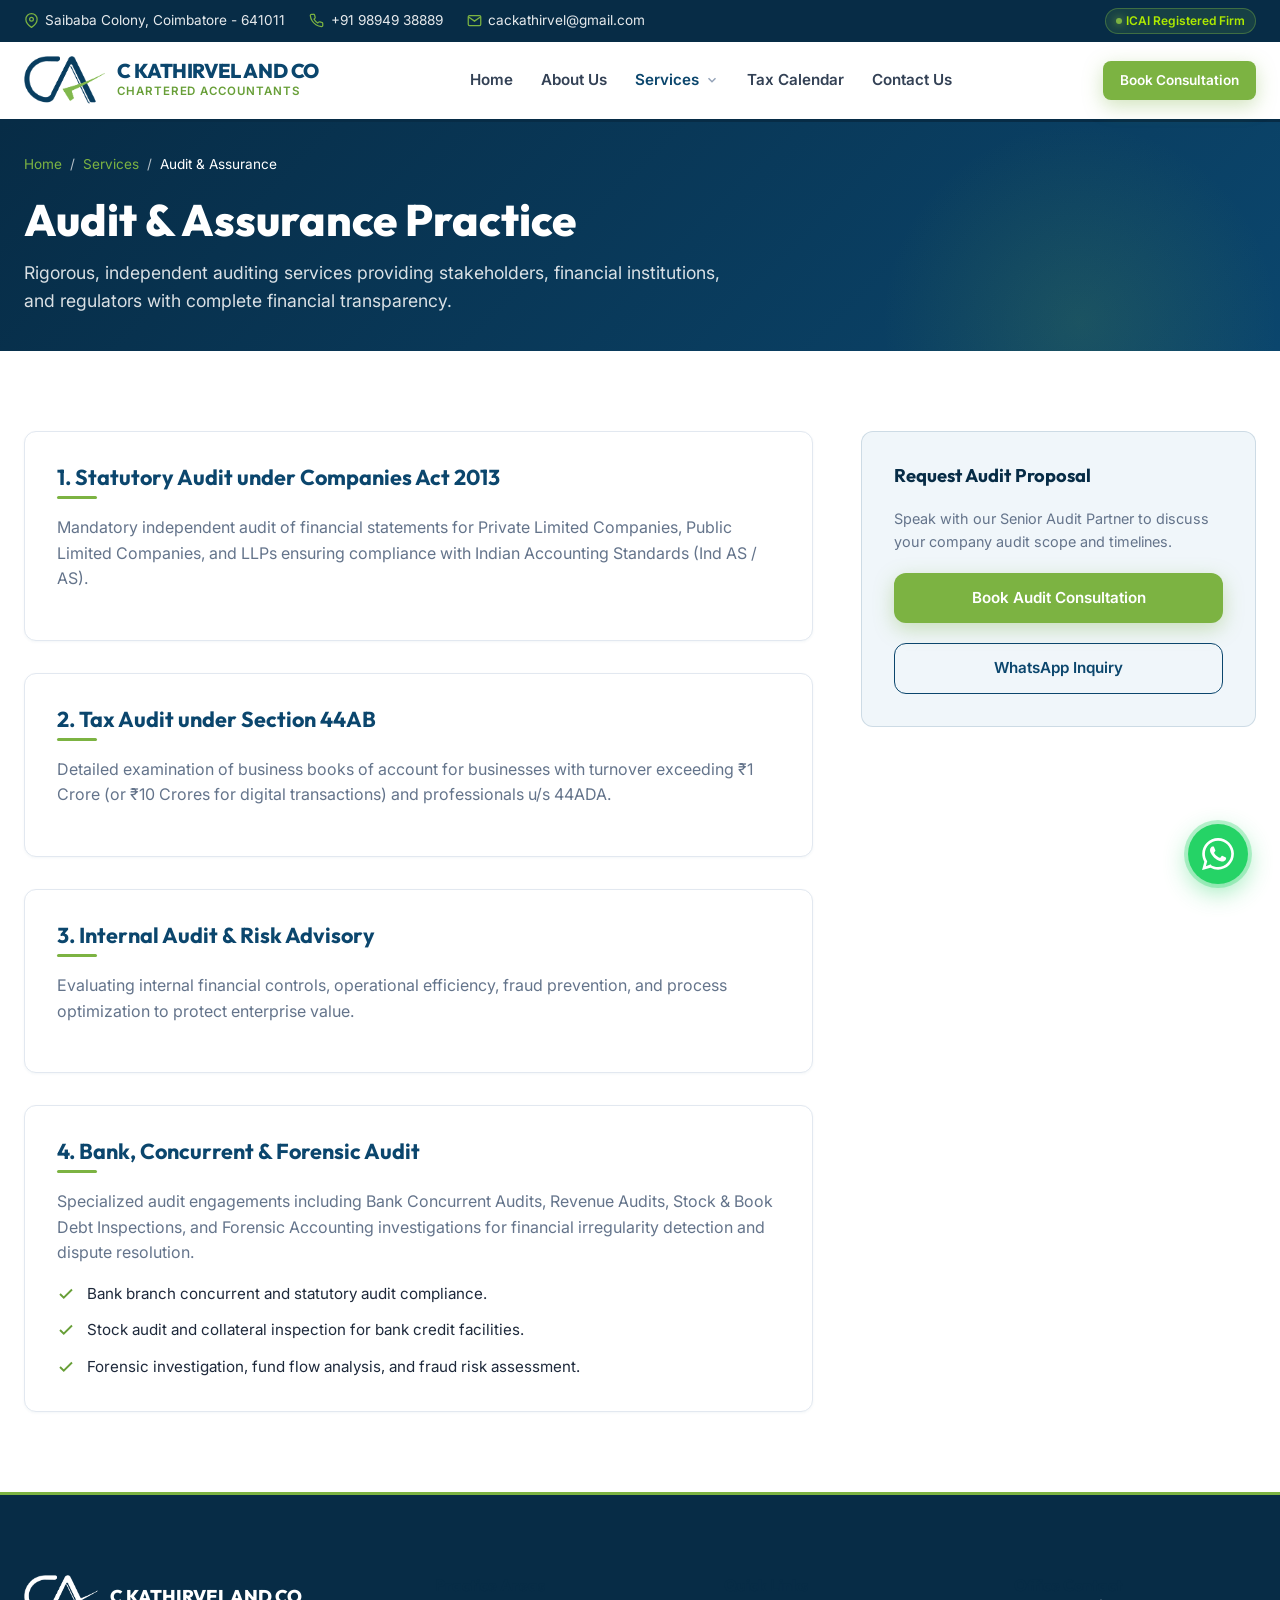
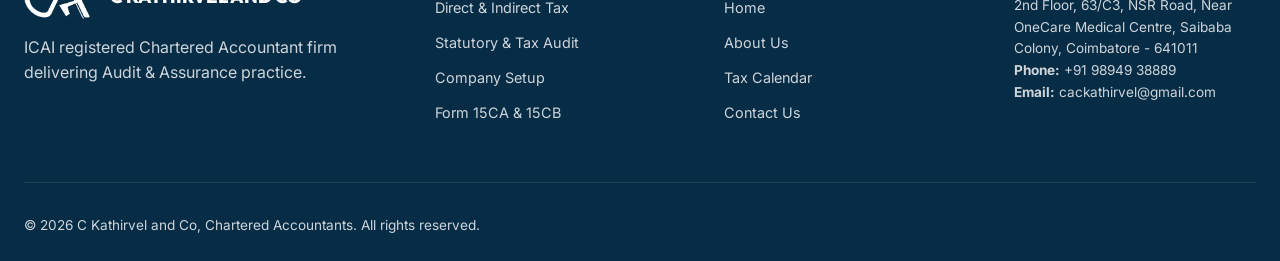
<file: audit.html>
<!DOCTYPE html>
<html lang="en">
<head>
  <meta charset="UTF-8">
  <meta name="viewport" content="width=device-width, initial-scale=1.0">
  <title>Statutory & Tax Audit | C Kathirvel and Co Chartered Accountants</title>
  <meta name="description" content="Independent Audit & Assurance services by C Kathirvel and Co. Statutory Company Audits, Tax Audits u/s 44AB, Internal Financial Controls, and Forensic Audit.">
  <meta name="robots" content="index, follow">

  <!-- Favicon & App Icons -->
  <link rel="icon" type="image/svg+xml" href="assets/favicon.svg">
  <link rel="alternate icon" href="favicon.svg">
  <link rel="apple-touch-icon" href="assets/favicon.png">

  <!-- Canonical URL -->
  <link rel="canonical" href="https://kathirvelandco.in/audit.html">

  <!-- Open Graph / WhatsApp / Facebook -->
  <meta property="og:type" content="website">
  <meta property="og:site_name" content="C Kathirvel and Co, Chartered Accountants">
  <meta property="og:url" content="https://kathirvelandco.in/audit.html">
  <meta property="og:title" content="Statutory & Tax Audit | C Kathirvel and Co Chartered Accountants">
  <meta property="og:description" content="Independent Audit & Assurance services by C Kathirvel and Co. Statutory Company Audits, Tax Audits u/s 44AB, Internal Financial Controls, and Forensic Audit.">
  <meta property="og:image" content="https://kathirvelandco.in/assets/logo.png">
  <meta property="og:image:alt" content="C Kathirvel and Co Chartered Accountants">
  <meta property="og:locale" content="en_IN">

  <!-- Twitter Card -->
  <meta name="twitter:card" content="summary_large_image">
  <meta name="twitter:url" content="https://kathirvelandco.in/audit.html">
  <meta name="twitter:title" content="Statutory & Tax Audit | C Kathirvel and Co Chartered Accountants">
  <meta name="twitter:description" content="Independent Audit & Assurance services by C Kathirvel and Co. Statutory Company Audits, Tax Audits u/s 44AB, Internal Financial Controls, and Forensic Audit.">
  <meta name="twitter:image" content="https://kathirvelandco.in/assets/logo.png">

  <link rel="preconnect" href="https://fonts.googleapis.com">
  <link rel="preconnect" href="https://fonts.gstatic.com" crossorigin>
  <link href="https://fonts.googleapis.com/css2?family=Inter:wght@300;400;500;600;700&family=Outfit:wght@400;500;600;700;800&display=swap" rel="stylesheet">
  <link rel="stylesheet" href="css/style.css">
</head>
<body>

  <!-- TOP UTILITY BAR -->
  <div class="top-bar">
    <div class="container">
      <div class="top-info">
        <div class="top-info-item">
          <svg width="15" height="15" viewBox="0 0 24 24" fill="none" stroke="currentColor" stroke-width="2"><path d="M21 10c0 7-9 13-9 13s-9-6-9-13a9 9 0 0 1 18 0z"></path><circle cx="12" cy="10" r="3"></circle></svg>
          <span>Saibaba Colony, Coimbatore - 641011</span>
        </div>
        <div class="top-info-item">
          <svg width="15" height="15" viewBox="0 0 24 24" fill="none" stroke="currentColor" stroke-width="2"><path d="M22 16.92v3a2 2 0 0 1-2.18 2 19.79 19.79 0 0 1-8.63-3.07 19.5 19.5 0 0 1-6-6 19.79 19.79 0 0 1-3.07-8.67A2 2 0 0 1 4.11 2h3a2 2 0 0 1 2 1.72 12.84 12.84 0 0 0 .7 2.81 2 2 0 0 1-.45 2.11L8.09 9.91a16 16 0 0 0 6 6l1.27-1.27a2 2 0 0 1 2.11-.45 12.84 12.84 0 0 0 2.81.7A2 2 0 0 1 22 16.92z"></path></svg>
          <span>+91 98949 38889</span>
        </div>
        <div class="top-info-item">
          <svg width="15" height="15" viewBox="0 0 24 24" fill="none" stroke="currentColor" stroke-width="2"><path d="M4 4h16c1.1 0 2 .9 2 2v12c0 1.1-.9 2-2 2H4c-1.1 0-2-.9-2-2V6c0-1.1.9-2 2-2z"></path><polyline points="22,6 12,13 2,6"></polyline></svg>
          <span>cackathirvel@gmail.com</span>
        </div>
      </div>
      <div class="top-badge">
        <span>ICAI Registered Firm</span>
      </div>
    </div>
  </div>

  <!-- HEADER -->
  <header class="main-header">
    <div class="container header-wrapper">
      <a href="index.html" class="brand-logo">
        <img src="assets/logo.png" alt="CA Emblem">
        <div class="brand-text">
          <span class="brand-title">C KATHIRVEL AND CO</span>
          <span class="brand-subtitle">Chartered Accountants</span>
        </div>
      </a>

      <nav>
        <ul class="nav-menu">
          <li class="nav-item"><a href="index.html" class="nav-link">Home</a></li>
          <li class="nav-item"><a href="about.html" class="nav-link">About Us</a></li>
          
          <li class="nav-item has-dropdown">
            <a href="services.html" class="nav-link active">
              <span>Services</span>
              <svg width="14" height="14" viewBox="0 0 24 24" fill="none" stroke="currentColor" stroke-width="2.5"><polyline points="6 9 12 15 18 9"></polyline></svg>
            </a>
            <div class="dropdown-menu">
              <div class="dropdown-category">
                <div class="dropdown-category-title">
                  <svg width="16" height="16" viewBox="0 0 24 24" fill="none" stroke="currentColor" stroke-width="2"><path d="M12 2v20M17 5H9.5a3.5 3.5 0 0 0 0 7h5a3.5 3.5 0 0 1 0 7H6"></path></svg>
                  <span>Taxation</span>
                </div>
                <ul class="dropdown-list">
                  <li><a href="taxation.html#itr" class="dropdown-link"><span>Income Tax Return (ITR)</span></a></li>
                  <li><a href="taxation.html#gst" class="dropdown-link"><span>GST Filings & Audit</span></a></li>
                </ul>
              </div>

              <div class="dropdown-category">
                <div class="dropdown-category-title">
                  <svg width="16" height="16" viewBox="0 0 24 24" fill="none" stroke="currentColor" stroke-width="2"><path d="M14 2H6a2 2 0 0 0-2 2v16a2 2 0 0 0 2 2h12a2 2 0 0 0 2-2V8z"></path></svg>
                  <span>Audit & Assurance</span>
                </div>
                <ul class="dropdown-list">
                  <li><a href="audit.html#statutory" class="dropdown-link"><span>Statutory Audit</span></a></li>
                  <li><a href="audit.html#tax-audit" class="dropdown-link"><span>Tax Audit 44AB</span></a></li>
                </ul>
              </div>
            </div>
          </li>

          <li class="nav-item"><a href="compliance-calendar.html" class="nav-link">Tax Calendar</a></li>
          <li class="nav-item"><a href="contact.html" class="nav-link">Contact Us</a></li>
        </ul>
      </nav>

      <div class="nav-actions">
        <a href="contact.html" class="btn btn-primary btn-sm">Book Consultation</a>
        <button class="mobile-toggle" aria-label="Toggle menu">
          <span class="hamburger-line"></span>
          <span class="hamburger-line"></span>
          <span class="hamburger-line"></span>
        </button>
      </div>
    </div>
  </header>

  <!-- PAGE HERO -->
  <section class="page-hero">
    <div class="container">
      <ul class="breadcrumb">
        <li><a href="index.html">Home</a></li>
        <li>/</li>
        <li><a href="services.html">Services</a></li>
        <li>/</li>
        <li style="color:#FFFFFF;">Audit & Assurance</li>
      </ul>
      <h1 class="page-title">Audit & Assurance Practice</h1>
      <p class="page-description">Rigorous, independent auditing services providing stakeholders, financial institutions, and regulators with complete financial transparency.</p>
    </div>
  </section>

  <!-- DETAIL CONTENT -->
  <section class="section">
    <div class="container">
      <div class="detail-grid">
        <div class="detail-content">
          <div class="detail-block" id="statutory">
            <h3>1. Statutory Audit under Companies Act 2013</h3>
            <p style="color:var(--neutral-600); margin-bottom:1rem;">Mandatory independent audit of financial statements for Private Limited Companies, Public Limited Companies, and LLPs ensuring compliance with Indian Accounting Standards (Ind AS / AS).</p>
          </div>

          <div class="detail-block" id="tax-audit">
            <h3>2. Tax Audit under Section 44AB</h3>
            <p style="color:var(--neutral-600); margin-bottom:1rem;">Detailed examination of business books of account for businesses with turnover exceeding ₹1 Crore (or ₹10 Crores for digital transactions) and professionals u/s 44ADA.</p>
          </div>

          <div class="detail-block" id="internal">
            <h3>3. Internal Audit & Risk Advisory</h3>
            <p style="color:var(--neutral-600); margin-bottom:1rem;">Evaluating internal financial controls, operational efficiency, fraud prevention, and process optimization to protect enterprise value.</p>
          </div>

          <div class="detail-block" id="forensic">
            <h3>4. Bank, Concurrent & Forensic Audit</h3>
            <p style="color:var(--neutral-600); margin-bottom:1rem;">Specialized audit engagements including Bank Concurrent Audits, Revenue Audits, Stock & Book Debt Inspections, and Forensic Accounting investigations for financial irregularity detection and dispute resolution.</p>
            <ul class="feature-list">
              <li class="feature-list-item">
                <svg width="18" height="18" viewBox="0 0 24 24" fill="none" stroke="currentColor" stroke-width="2.5"><polyline points="20 6 9 17 4 12"></polyline></svg>
                <span>Bank branch concurrent and statutory audit compliance.</span>
              </li>
              <li class="feature-list-item">
                <svg width="18" height="18" viewBox="0 0 24 24" fill="none" stroke="currentColor" stroke-width="2.5"><polyline points="20 6 9 17 4 12"></polyline></svg>
                <span>Stock audit and collateral inspection for bank credit facilities.</span>
              </li>
              <li class="feature-list-item">
                <svg width="18" height="18" viewBox="0 0 24 24" fill="none" stroke="currentColor" stroke-width="2.5"><polyline points="20 6 9 17 4 12"></polyline></svg>
                <span>Forensic investigation, fund flow analysis, and fraud risk assessment.</span>
              </li>
            </ul>
          </div>
        </div>

        <div>
          <div class="sidebar-card">
            <h4>Request Audit Proposal</h4>
            <p style="font-size:0.9rem; color:var(--neutral-600);">Speak with our Senior Audit Partner to discuss your company audit scope and timelines.</p>
            <a href="contact.html" class="btn btn-primary" style="width:100%;">Book Audit Consultation</a>
            <a href="https://wa.me/919894938889?text=Hello%20CA%20Team%2C%20I%20need%20an%20Audit%20proposal." target="_blank" class="btn btn-outline" style="width:100%;">WhatsApp Inquiry</a>
          </div>
        </div>
      </div>
    </div>
  </section>

  <!-- FOOTER -->
  <footer class="site-footer">
    <div class="container">
      <div class="footer-grid">
        <div class="footer-brand">
          <div style="display:flex; align-items:center; gap:0.75rem; margin-bottom:1rem;">
            <img src="assets/logo.png" alt="CA Emblem" style="height:44px; filter:brightness(0) invert(1);">
            <div style="color:#FFFFFF; font-family:'Outfit',sans-serif; font-size:1.15rem; font-weight:800;">C KATHIRVEL AND CO</div>
          </div>
          <p>ICAI registered Chartered Accountant firm delivering Audit & Assurance practice.</p>
        </div>

        <div>
          <h4>Practice Areas</h4>
          <ul class="footer-links">
            <li><a href="taxation.html">Direct & Indirect Tax</a></li>
            <li><a href="audit.html">Statutory & Tax Audit</a></li>
            <li><a href="corporate.html">Company Setup</a></li>
            <li><a href="certifications.html">Form 15CA & 15CB</a></li>
          </ul>
        </div>

        <div>
          <h4>Quick Links</h4>
          <ul class="footer-links">
            <li><a href="index.html">Home</a></li>
            <li><a href="about.html">About Us</a></li>
            <li><a href="compliance-calendar.html">Tax Calendar</a></li>
            <li><a href="contact.html">Contact Us</a></li>
          </ul>
        </div>

        <div>
          <h4>Office Contact</h4>
          <p style="font-size:0.85rem;">2nd Floor, 63/C3, NSR Road, Near OneCare Medical Centre, Saibaba Colony, Coimbatore - 641011</p>
          <p style="font-size:0.85rem;"><strong>Phone:</strong> +91 98949 38889</p>
          <p style="font-size:0.85rem;"><strong>Email:</strong> cackathirvel@gmail.com</p>
        </div>
      </div>

      <div class="footer-bottom">
        <div>© 2026 C Kathirvel and Co, Chartered Accountants. All rights reserved.</div>
      </div>
    </div>
  </footer>

  <!-- FLOATING WHATSAPP CHAT BUTTON -->
  <a href="https://wa.me/919894938889?text=Hello%20CA%20Team%2C%20I%20would%20like%20to%20inquire%20about%20your%20services." target="_blank" rel="noopener noreferrer" class="whatsapp-float" aria-label="Chat on WhatsApp">
    <span class="whatsapp-tooltip">Chat with CA Advisor</span>
    <div class="whatsapp-btn">
      <svg width="32" height="32" viewBox="0 0 24 24" fill="currentColor"><path d="M.057 24l1.687-6.163c-1.041-1.804-1.588-3.849-1.587-5.946.003-6.556 5.338-11.891 11.893-11.891 3.181.001 6.167 1.24 8.413 3.488 2.245 2.248 3.481 5.236 3.48 8.414-.003 6.557-5.338 11.892-11.893 11.892-1.99-.001-3.951-.5-5.688-1.448l-6.105 1.654zm6.597-3.807c1.676.995 3.276 1.591 5.392 1.592 5.448 0 9.886-4.434 9.889-9.885.002-5.462-4.415-9.89-9.881-9.892-5.452 0-9.887 4.434-9.889 9.884-.001 2.225.651 3.891 1.746 5.634l-.999 3.648 3.742-1.481zm11.387-5.464c-.074-.124-.272-.198-.57-.347-.297-.149-1.758-.868-2.031-.967-.272-.099-.47-.149-.669.149-.198.297-.768.967-.941 1.165-.173.198-.347.223-.644.074-.297-.149-1.255-.462-2.39-1.475-.883-.788-1.48-1.761-1.653-2.059-.173-.297-.018-.458.13-.606.134-.133.297-.347.446-.521.151-.172.2-.296.3-.495.099-.198.05-.372-.025-.521-.075-.148-.669-1.611-.916-2.206-.242-.579-.487-.501-.669-.51l-.57-.01c-.198 0-.52.074-.792.372s-1.04 1.016-1.04 2.479 1.065 2.876 1.213 3.074c.149.198 2.095 3.2 5.076 4.487.709.306 1.263.489 1.694.626.712.226 1.36.194 1.872.118.571-.085 1.758-.719 2.006-1.413.248-.695.248-1.29.173-1.414z"/></svg>
    </div>
  </a>

  <script src="js/app.js"></script>
</body>
</html>
</file>
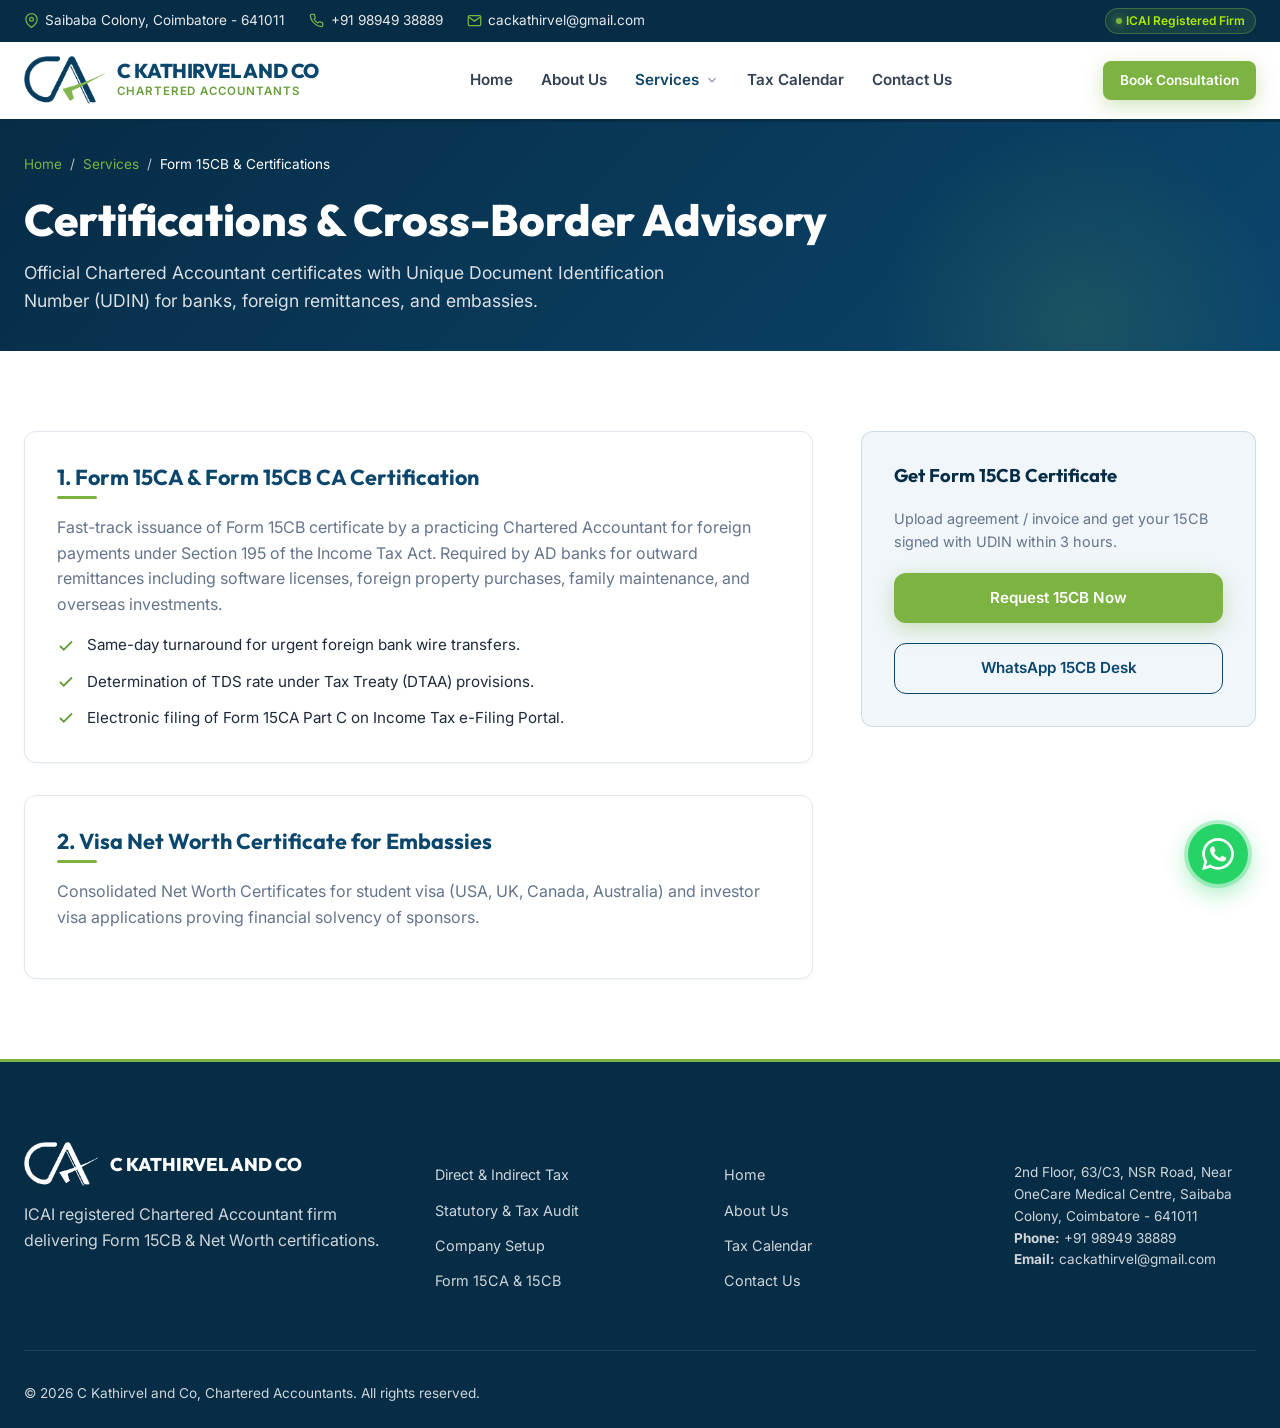
<file: certifications.html>
<!DOCTYPE html>
<html lang="en">
<head>
  <meta charset="UTF-8">
  <meta name="viewport" content="width=device-width, initial-scale=1.0">
  <title>Form 15CA & 15CB Certificates | C Kathirvel and Co CAs</title>
  <meta name="description" content="Fast-track Form 15CA & Form 15CB CA Certification for foreign outward remittances by C Kathirvel and Co. DTAA rate optimization and tax clearance.">
  <meta name="robots" content="index, follow">

  <!-- Favicon & App Icons -->
  <link rel="icon" type="image/svg+xml" href="assets/favicon.svg">
  <link rel="alternate icon" href="favicon.svg">
  <link rel="apple-touch-icon" href="assets/favicon.png">

  <!-- Canonical URL -->
  <link rel="canonical" href="https://kathirvelandco.in/certifications.html">

  <!-- Open Graph / WhatsApp / Facebook -->
  <meta property="og:type" content="website">
  <meta property="og:site_name" content="C Kathirvel and Co, Chartered Accountants">
  <meta property="og:url" content="https://kathirvelandco.in/certifications.html">
  <meta property="og:title" content="Form 15CA & 15CB Certificates | C Kathirvel and Co CAs">
  <meta property="og:description" content="Fast-track Form 15CA & Form 15CB CA Certification for foreign outward remittances by C Kathirvel and Co. DTAA rate optimization and tax clearance.">
  <meta property="og:image" content="https://kathirvelandco.in/assets/logo.png">
  <meta property="og:image:alt" content="C Kathirvel and Co Chartered Accountants">
  <meta property="og:locale" content="en_IN">

  <!-- Twitter Card -->
  <meta name="twitter:card" content="summary_large_image">
  <meta name="twitter:url" content="https://kathirvelandco.in/certifications.html">
  <meta name="twitter:title" content="Form 15CA & 15CB Certificates | C Kathirvel and Co CAs">
  <meta name="twitter:description" content="Fast-track Form 15CA & Form 15CB CA Certification for foreign outward remittances by C Kathirvel and Co. DTAA rate optimization and tax clearance.">
  <meta name="twitter:image" content="https://kathirvelandco.in/assets/logo.png">

  <link rel="preconnect" href="https://fonts.googleapis.com">
  <link rel="preconnect" href="https://fonts.gstatic.com" crossorigin>
  <link href="https://fonts.googleapis.com/css2?family=Inter:wght@300;400;500;600;700&family=Outfit:wght@400;500;600;700;800&display=swap" rel="stylesheet">
  <link rel="stylesheet" href="css/style.css">
</head>
<body>

  <!-- TOP UTILITY BAR -->
  <div class="top-bar">
    <div class="container">
      <div class="top-info">
        <div class="top-info-item">
          <svg width="15" height="15" viewBox="0 0 24 24" fill="none" stroke="currentColor" stroke-width="2"><path d="M21 10c0 7-9 13-9 13s-9-6-9-13a9 9 0 0 1 18 0z"></path><circle cx="12" cy="10" r="3"></circle></svg>
          <span>Saibaba Colony, Coimbatore - 641011</span>
        </div>
        <div class="top-info-item">
          <svg width="15" height="15" viewBox="0 0 24 24" fill="none" stroke="currentColor" stroke-width="2"><path d="M22 16.92v3a2 2 0 0 1-2.18 2 19.79 19.79 0 0 1-8.63-3.07 19.5 19.5 0 0 1-6-6 19.79 19.79 0 0 1-3.07-8.67A2 2 0 0 1 4.11 2h3a2 2 0 0 1 2 1.72 12.84 12.84 0 0 0 .7 2.81 2 2 0 0 1-.45 2.11L8.09 9.91a16 16 0 0 0 6 6l1.27-1.27a2 2 0 0 1 2.11-.45 12.84 12.84 0 0 0 2.81.7A2 2 0 0 1 22 16.92z"></path></svg>
          <span>+91 98949 38889</span>
        </div>
        <div class="top-info-item">
          <svg width="15" height="15" viewBox="0 0 24 24" fill="none" stroke="currentColor" stroke-width="2"><path d="M4 4h16c1.1 0 2 .9 2 2v12c0 1.1-.9 2-2 2H4c-1.1 0-2-.9-2-2V6c0-1.1.9-2 2-2z"></path><polyline points="22,6 12,13 2,6"></polyline></svg>
          <span>cackathirvel@gmail.com</span>
        </div>
      </div>
      <div class="top-badge">
        <span>ICAI Registered Firm</span>
      </div>
    </div>
  </div>

  <!-- HEADER -->
  <header class="main-header">
    <div class="container header-wrapper">
      <a href="index.html" class="brand-logo">
        <img src="assets/logo.png" alt="CA Emblem">
        <div class="brand-text">
          <span class="brand-title">C KATHIRVEL AND CO</span>
          <span class="brand-subtitle">Chartered Accountants</span>
        </div>
      </a>

      <nav>
        <ul class="nav-menu">
          <li class="nav-item"><a href="index.html" class="nav-link">Home</a></li>
          <li class="nav-item"><a href="about.html" class="nav-link">About Us</a></li>
          
          <li class="nav-item has-dropdown">
            <a href="services.html" class="nav-link active">
              <span>Services</span>
              <svg width="14" height="14" viewBox="0 0 24 24" fill="none" stroke="currentColor" stroke-width="2.5"><polyline points="6 9 12 15 18 9"></polyline></svg>
            </a>
            <div class="dropdown-menu">
              <div class="dropdown-category">
                <div class="dropdown-category-title">
                  <svg width="16" height="16" viewBox="0 0 24 24" fill="none" stroke="currentColor" stroke-width="2"><path d="M12 2v20M17 5H9.5a3.5 3.5 0 0 0 0 7h5a3.5 3.5 0 0 1 0 7H6"></path></svg>
                  <span>Taxation</span>
                </div>
                <ul class="dropdown-list">
                  <li><a href="taxation.html#nri" class="dropdown-link"><span>NRI Tax & DTAA</span></a></li>
                </ul>
              </div>

              <div class="dropdown-category">
                <div class="dropdown-category-title">
                  <svg width="16" height="16" viewBox="0 0 24 24" fill="none" stroke="currentColor" stroke-width="2"><circle cx="12" cy="12" r="10"></circle><line x1="2" y1="12" x2="22" y2="12"></line></svg>
                  <span>Certifications</span>
                </div>
                <ul class="dropdown-list">
                  <li><a href="certifications.html#15cb" class="dropdown-link"><span>Form 15CA & 15CB</span></a></li>
                  <li><a href="certifications.html#visa" class="dropdown-link"><span>Visa Net Worth Certificate</span></a></li>
                </ul>
              </div>
            </div>
          </li>

          <li class="nav-item"><a href="compliance-calendar.html" class="nav-link">Tax Calendar</a></li>
          <li class="nav-item"><a href="contact.html" class="nav-link">Contact Us</a></li>
        </ul>
      </nav>

      <div class="nav-actions">
        <a href="contact.html" class="btn btn-primary btn-sm">Book Consultation</a>
        <button class="mobile-toggle" aria-label="Toggle menu">
          <span class="hamburger-line"></span>
          <span class="hamburger-line"></span>
          <span class="hamburger-line"></span>
        </button>
      </div>
    </div>
  </header>

  <!-- PAGE HERO -->
  <section class="page-hero">
    <div class="container">
      <ul class="breadcrumb">
        <li><a href="index.html">Home</a></li>
        <li>/</li>
        <li><a href="services.html">Services</a></li>
        <li>/</li>
        <li style="color:#FFFFFF;">Form 15CB & Certifications</li>
      </ul>
      <h1 class="page-title">Certifications & Cross-Border Advisory</h1>
      <p class="page-description">Official Chartered Accountant certificates with Unique Document Identification Number (UDIN) for banks, foreign remittances, and embassies.</p>
    </div>
  </section>

  <!-- DETAIL CONTENT -->
  <section class="section">
    <div class="container">
      <div class="detail-grid">
        <div class="detail-content">
          <div class="detail-block" id="15cb">
            <h3>1. Form 15CA & Form 15CB CA Certification</h3>
            <p style="color:var(--neutral-600); margin-bottom:1rem;">Fast-track issuance of Form 15CB certificate by a practicing Chartered Accountant for foreign payments under Section 195 of the Income Tax Act. Required by AD banks for outward remittances including software licenses, foreign property purchases, family maintenance, and overseas investments.</p>
            <ul class="feature-list">
              <li class="feature-list-item">
                <svg width="18" height="18" viewBox="0 0 24 24" fill="none" stroke="currentColor" stroke-width="2.5"><polyline points="20 6 9 17 4 12"></polyline></svg>
                <span>Same-day turnaround for urgent foreign bank wire transfers.</span>
              </li>
              <li class="feature-list-item">
                <svg width="18" height="18" viewBox="0 0 24 24" fill="none" stroke="currentColor" stroke-width="2.5"><polyline points="20 6 9 17 4 12"></polyline></svg>
                <span>Determination of TDS rate under Tax Treaty (DTAA) provisions.</span>
              </li>
              <li class="feature-list-item">
                <svg width="18" height="18" viewBox="0 0 24 24" fill="none" stroke="currentColor" stroke-width="2.5"><polyline points="20 6 9 17 4 12"></polyline></svg>
                <span>Electronic filing of Form 15CA Part C on Income Tax e-Filing Portal.</span>
              </li>
            </ul>
          </div>

          <div class="detail-block" id="visa">
            <h3>2. Visa Net Worth Certificate for Embassies</h3>
            <p style="color:var(--neutral-600); margin-bottom:1rem;">Consolidated Net Worth Certificates for student visa (USA, UK, Canada, Australia) and investor visa applications proving financial solvency of sponsors.</p>
          </div>
        </div>

        <div>
          <div class="sidebar-card">
            <h4>Get Form 15CB Certificate</h4>
            <p style="font-size:0.9rem; color:var(--neutral-600);">Upload agreement / invoice and get your 15CB signed with UDIN within 3 hours.</p>
            <a href="contact.html" class="btn btn-primary" style="width:100%;">Request 15CB Now</a>
            <a href="https://wa.me/919894938889?text=Hello%20CA%20Team%2C%20I%20need%20a%20Form%2015CB%20Certificate%20for%20foreign%20transfer." target="_blank" class="btn btn-outline" style="width:100%;">WhatsApp 15CB Desk</a>
          </div>
        </div>
      </div>
    </div>
  </section>

  <!-- FOOTER -->
  <footer class="site-footer">
    <div class="container">
      <div class="footer-grid">
        <div class="footer-brand">
          <div style="display:flex; align-items:center; gap:0.75rem; margin-bottom:1rem;">
            <img src="assets/logo.png" alt="CA Emblem" style="height:44px; filter:brightness(0) invert(1);">
            <div style="color:#FFFFFF; font-family:'Outfit',sans-serif; font-size:1.15rem; font-weight:800;">C KATHIRVEL AND CO</div>
          </div>
          <p>ICAI registered Chartered Accountant firm delivering Form 15CB & Net Worth certifications.</p>
        </div>

        <div>
          <h4>Practice Areas</h4>
          <ul class="footer-links">
            <li><a href="taxation.html">Direct & Indirect Tax</a></li>
            <li><a href="audit.html">Statutory & Tax Audit</a></li>
            <li><a href="corporate.html">Company Setup</a></li>
            <li><a href="certifications.html">Form 15CA & 15CB</a></li>
          </ul>
        </div>

        <div>
          <h4>Quick Links</h4>
          <ul class="footer-links">
            <li><a href="index.html">Home</a></li>
            <li><a href="about.html">About Us</a></li>
            <li><a href="compliance-calendar.html">Tax Calendar</a></li>
            <li><a href="contact.html">Contact Us</a></li>
          </ul>
        </div>

        <div>
          <h4>Office Contact</h4>
          <p style="font-size:0.85rem;">2nd Floor, 63/C3, NSR Road, Near OneCare Medical Centre, Saibaba Colony, Coimbatore - 641011</p>
          <p style="font-size:0.85rem;"><strong>Phone:</strong> +91 98949 38889</p>
          <p style="font-size:0.85rem;"><strong>Email:</strong> cackathirvel@gmail.com</p>
        </div>
      </div>

      <div class="footer-bottom">
        <div>© 2026 C Kathirvel and Co, Chartered Accountants. All rights reserved.</div>
      </div>
    </div>
  </footer>

  <!-- FLOATING WHATSAPP CHAT BUTTON -->
  <a href="https://wa.me/919894938889?text=Hello%20CA%20Team%2C%20I%20would%20like%20to%20inquire%20about%20your%20services." target="_blank" rel="noopener noreferrer" class="whatsapp-float" aria-label="Chat on WhatsApp">
    <span class="whatsapp-tooltip">Chat with CA Advisor</span>
    <div class="whatsapp-btn">
      <svg width="32" height="32" viewBox="0 0 24 24" fill="currentColor"><path d="M.057 24l1.687-6.163c-1.041-1.804-1.588-3.849-1.587-5.946.003-6.556 5.338-11.891 11.893-11.891 3.181.001 6.167 1.24 8.413 3.488 2.245 2.248 3.481 5.236 3.48 8.414-.003 6.557-5.338 11.892-11.893 11.892-1.99-.001-3.951-.5-5.688-1.448l-6.105 1.654zm6.597-3.807c1.676.995 3.276 1.591 5.392 1.592 5.448 0 9.886-4.434 9.889-9.885.002-5.462-4.415-9.89-9.881-9.892-5.452 0-9.887 4.434-9.889 9.884-.001 2.225.651 3.891 1.746 5.634l-.999 3.648 3.742-1.481zm11.387-5.464c-.074-.124-.272-.198-.57-.347-.297-.149-1.758-.868-2.031-.967-.272-.099-.47-.149-.669.149-.198.297-.768.967-.941 1.165-.173.198-.347.223-.644.074-.297-.149-1.255-.462-2.39-1.475-.883-.788-1.48-1.761-1.653-2.059-.173-.297-.018-.458.13-.606.134-.133.297-.347.446-.521.151-.172.2-.296.3-.495.099-.198.05-.372-.025-.521-.075-.148-.669-1.611-.916-2.206-.242-.579-.487-.501-.669-.51l-.57-.01c-.198 0-.52.074-.792.372s-1.04 1.016-1.04 2.479 1.065 2.876 1.213 3.074c.149.198 2.095 3.2 5.076 4.487.709.306 1.263.489 1.694.626.712.226 1.36.194 1.872.118.571-.085 1.758-.719 2.006-1.413.248-.695.248-1.29.173-1.414z"/></svg>
    </div>
  </a>

  <script src="js/app.js"></script>
</body>
</html>
</file>
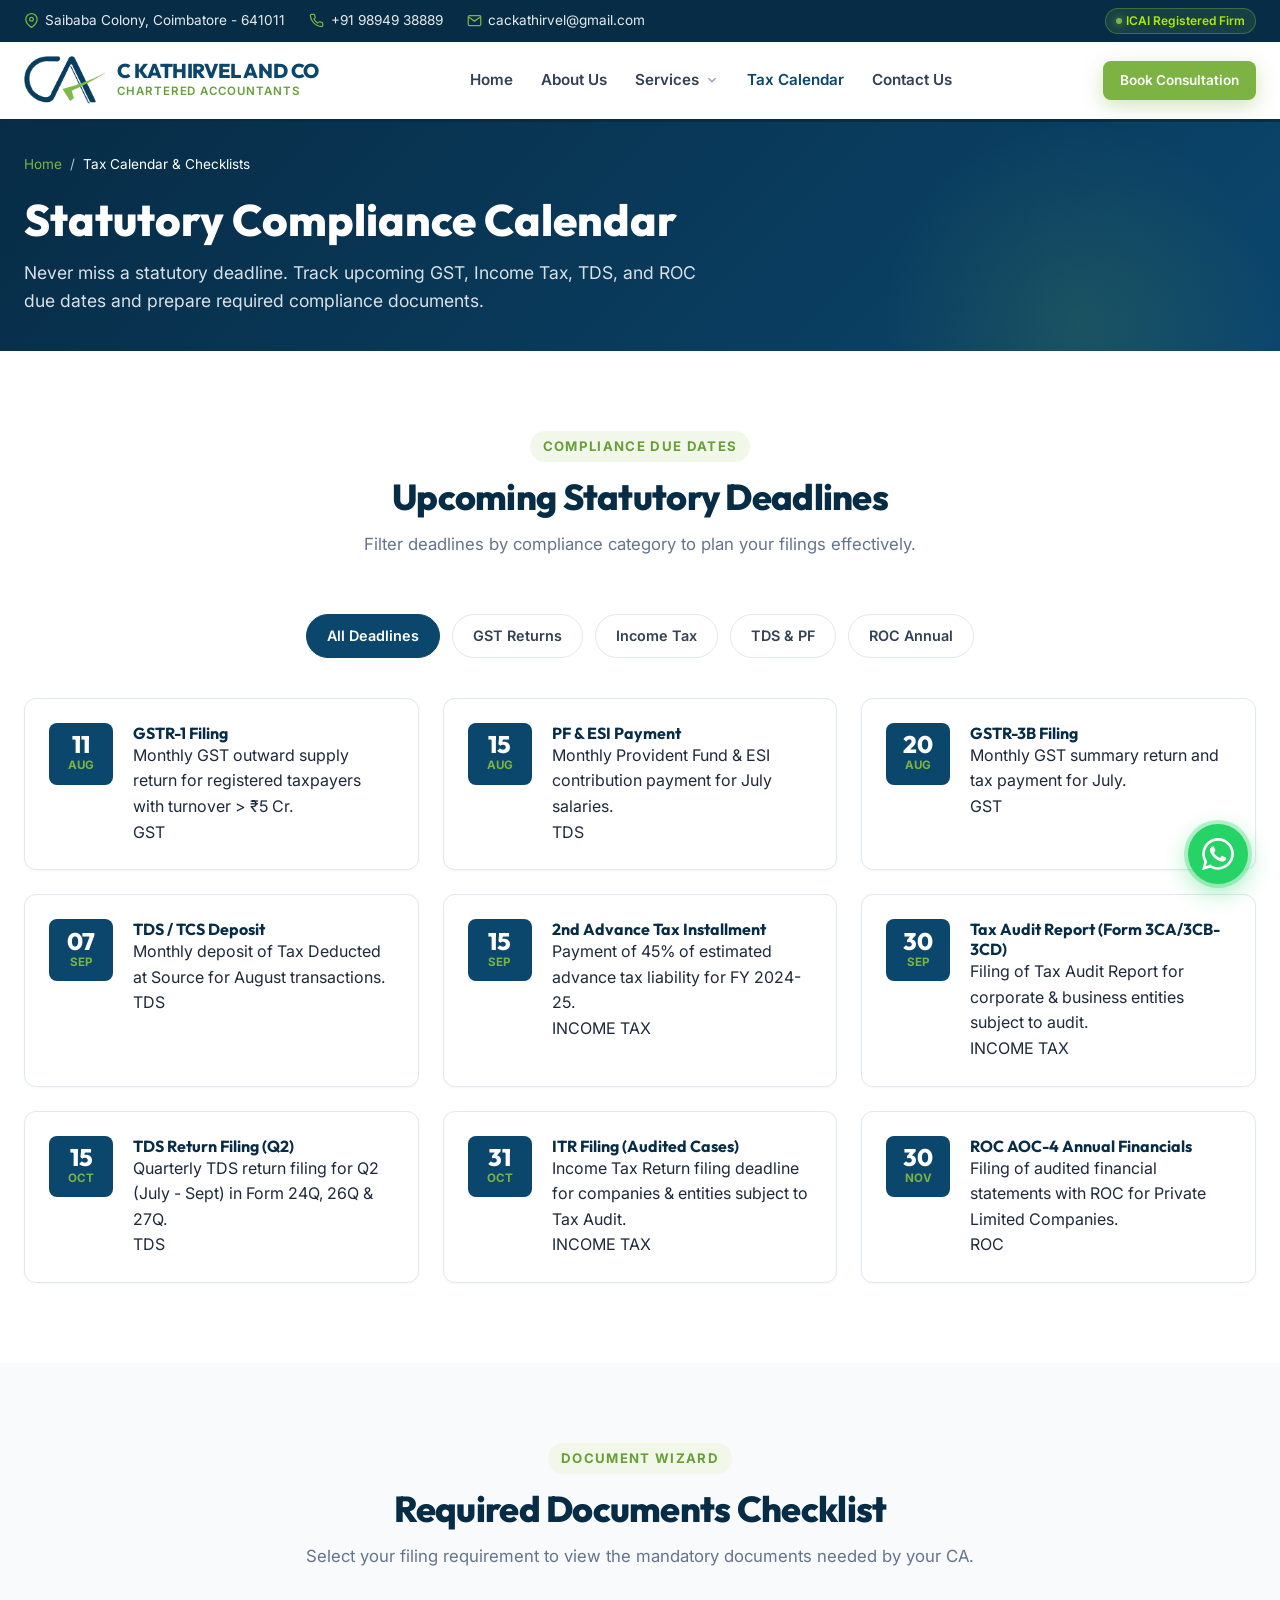
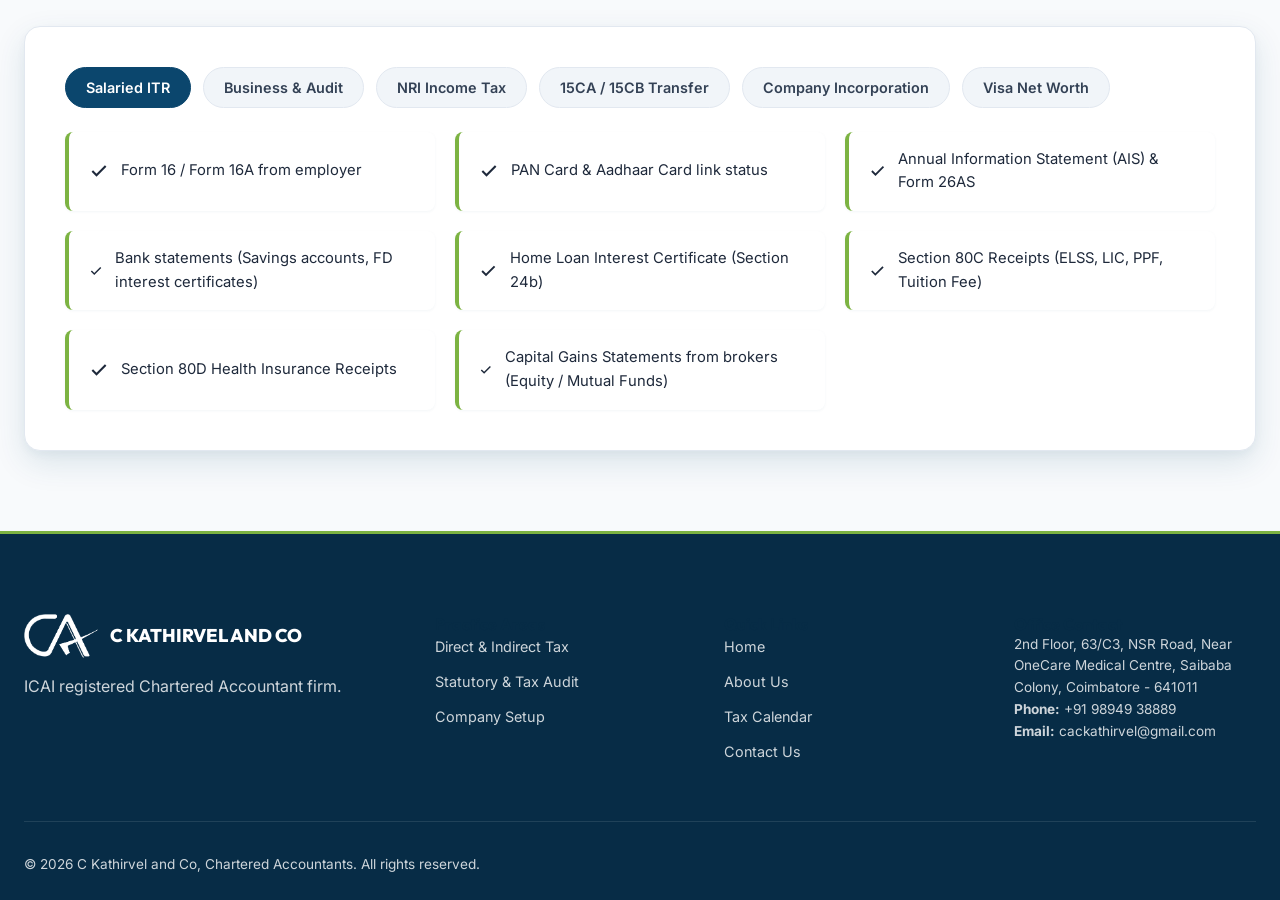
<file: compliance-calendar.html>
<!DOCTYPE html>
<html lang="en">
<head>
  <meta charset="UTF-8">
  <meta name="viewport" content="width=device-width, initial-scale=1.0">
  <title>Tax Calendar & Document Checklists | C Kathirvel and Co CAs</title>
  <meta name="description" content="Stay ahead of statutory deadlines for GST, Income Tax, TDS, and ROC filings. Access essential document checklists for ITR, Form 15CB, and Company Registration.">
  <meta name="robots" content="index, follow">

  <!-- Favicon & App Icons -->
  <link rel="icon" type="image/svg+xml" href="assets/favicon.svg">
  <link rel="alternate icon" href="favicon.svg">
  <link rel="apple-touch-icon" href="assets/favicon.png">

  <!-- Canonical URL -->
  <link rel="canonical" href="https://kathirvelandco.in/compliance-calendar.html">

  <!-- Open Graph / WhatsApp / Facebook -->
  <meta property="og:type" content="website">
  <meta property="og:site_name" content="C Kathirvel and Co, Chartered Accountants">
  <meta property="og:url" content="https://kathirvelandco.in/compliance-calendar.html">
  <meta property="og:title" content="Tax Calendar & Document Checklists | C Kathirvel and Co CAs">
  <meta property="og:description" content="Stay ahead of statutory deadlines for GST, Income Tax, TDS, and ROC filings. Access essential document checklists for ITR, Form 15CB, and Company Registration.">
  <meta property="og:image" content="https://kathirvelandco.in/assets/logo.png">
  <meta property="og:image:alt" content="C Kathirvel and Co Chartered Accountants">
  <meta property="og:locale" content="en_IN">

  <!-- Twitter Card -->
  <meta name="twitter:card" content="summary_large_image">
  <meta name="twitter:url" content="https://kathirvelandco.in/compliance-calendar.html">
  <meta name="twitter:title" content="Tax Calendar & Document Checklists | C Kathirvel and Co CAs">
  <meta name="twitter:description" content="Stay ahead of statutory deadlines for GST, Income Tax, TDS, and ROC filings. Access essential document checklists for ITR, Form 15CB, and Company Registration.">
  <meta name="twitter:image" content="https://kathirvelandco.in/assets/logo.png">

  <link rel="preconnect" href="https://fonts.googleapis.com">
  <link rel="preconnect" href="https://fonts.gstatic.com" crossorigin>
  <link href="https://fonts.googleapis.com/css2?family=Inter:wght@300;400;500;600;700&family=Outfit:wght@400;500;600;700;800&display=swap" rel="stylesheet">
  <link rel="stylesheet" href="css/style.css">
</head>
<body>

  <!-- TOP UTILITY BAR -->
  <div class="top-bar">
    <div class="container">
      <div class="top-info">
        <div class="top-info-item">
          <svg width="15" height="15" viewBox="0 0 24 24" fill="none" stroke="currentColor" stroke-width="2"><path d="M21 10c0 7-9 13-9 13s-9-6-9-13a9 9 0 0 1 18 0z"></path><circle cx="12" cy="10" r="3"></circle></svg>
          <span>Saibaba Colony, Coimbatore - 641011</span>
        </div>
        <div class="top-info-item">
          <svg width="15" height="15" viewBox="0 0 24 24" fill="none" stroke="currentColor" stroke-width="2"><path d="M22 16.92v3a2 2 0 0 1-2.18 2 19.79 19.79 0 0 1-8.63-3.07 19.5 19.5 0 0 1-6-6 19.79 19.79 0 0 1-3.07-8.67A2 2 0 0 1 4.11 2h3a2 2 0 0 1 2 1.72 12.84 12.84 0 0 0 .7 2.81 2 2 0 0 1-.45 2.11L8.09 9.91a16 16 0 0 0 6 6l1.27-1.27a2 2 0 0 1 2.11-.45 12.84 12.84 0 0 0 2.81.7A2 2 0 0 1 22 16.92z"></path></svg>
          <span>+91 98949 38889</span>
        </div>
        <div class="top-info-item">
          <svg width="15" height="15" viewBox="0 0 24 24" fill="none" stroke="currentColor" stroke-width="2"><path d="M4 4h16c1.1 0 2 .9 2 2v12c0 1.1-.9 2-2 2H4c-1.1 0-2-.9-2-2V6c0-1.1.9-2 2-2z"></path><polyline points="22,6 12,13 2,6"></polyline></svg>
          <span>cackathirvel@gmail.com</span>
        </div>
      </div>
      <div class="top-badge">
        <span>ICAI Registered Firm</span>
      </div>
    </div>
  </div>

  <!-- HEADER -->
  <header class="main-header">
    <div class="container header-wrapper">
      <a href="index.html" class="brand-logo">
        <img src="assets/logo.png" alt="CA Emblem">
        <div class="brand-text">
          <span class="brand-title">C KATHIRVEL AND CO</span>
          <span class="brand-subtitle">Chartered Accountants</span>
        </div>
      </a>

      <nav>
        <ul class="nav-menu">
          <li class="nav-item"><a href="index.html" class="nav-link">Home</a></li>
          <li class="nav-item"><a href="about.html" class="nav-link">About Us</a></li>
          
          <li class="nav-item has-dropdown">
            <a href="services.html" class="nav-link">
              <span>Services</span>
              <svg width="14" height="14" viewBox="0 0 24 24" fill="none" stroke="currentColor" stroke-width="2.5"><polyline points="6 9 12 15 18 9"></polyline></svg>
            </a>
            <div class="dropdown-menu">
              <div class="dropdown-category">
                <div class="dropdown-category-title">
                  <svg width="16" height="16" viewBox="0 0 24 24" fill="none" stroke="currentColor" stroke-width="2"><path d="M12 2v20M17 5H9.5a3.5 3.5 0 0 0 0 7h5a3.5 3.5 0 0 1 0 7H6"></path></svg>
                  <span>Taxation</span>
                </div>
                <ul class="dropdown-list">
                  <li><a href="taxation.html#itr" class="dropdown-link"><span>Income Tax Return</span></a></li>
                  <li><a href="taxation.html#gst" class="dropdown-link"><span>GST Filings</span></a></li>
                </ul>
              </div>
            </div>
          </li>

          <li class="nav-item"><a href="compliance-calendar.html" class="nav-link active">Tax Calendar</a></li>
          <li class="nav-item"><a href="contact.html" class="nav-link">Contact Us</a></li>
        </ul>
      </nav>

      <div class="nav-actions">
        <a href="contact.html" class="btn btn-primary btn-sm">Book Consultation</a>
        <button class="mobile-toggle" aria-label="Toggle menu">
          <span class="hamburger-line"></span>
          <span class="hamburger-line"></span>
          <span class="hamburger-line"></span>
        </button>
      </div>
    </div>
  </header>

  <!-- PAGE HERO -->
  <section class="page-hero">
    <div class="container">
      <ul class="breadcrumb">
        <li><a href="index.html">Home</a></li>
        <li>/</li>
        <li style="color:#FFFFFF;">Tax Calendar & Checklists</li>
      </ul>
      <h1 class="page-title">Statutory Compliance Calendar</h1>
      <p class="page-description">Never miss a statutory deadline. Track upcoming GST, Income Tax, TDS, and ROC due dates and prepare required compliance documents.</p>
    </div>
  </section>

  <!-- CALENDAR SECTION -->
  <section class="section">
    <div class="container">
      <div class="section-header">
        <span class="section-tag">Compliance Due Dates</span>
        <h2 class="section-title">Upcoming Statutory Deadlines</h2>
        <p class="section-description">Filter deadlines by compliance category to plan your filings effectively.</p>
      </div>

      <div class="calendar-filters">
        <button class="cal-filter-btn active" data-cal-filter="all">All Deadlines</button>
        <button class="cal-filter-btn" data-cal-filter="gst">GST Returns</button>
        <button class="cal-filter-btn" data-cal-filter="income-tax">Income Tax</button>
        <button class="cal-filter-btn" data-cal-filter="tds">TDS & PF</button>
        <button class="cal-filter-btn" data-cal-filter="roc">ROC Annual</button>
      </div>

      <div class="calendar-grid" id="calendar-grid">
        <!-- Rendered dynamically by compliance.js -->
      </div>
    </div>
  </section>

  <!-- DOCUMENT CHECKLIST FINDER -->
  <section class="section section-bg-light">
    <div class="container">
      <div class="section-header">
        <span class="section-tag">Document Wizard</span>
        <h2 class="section-title">Required Documents Checklist</h2>
        <p class="section-description">Select your filing requirement to view the mandatory documents needed by your CA.</p>
      </div>

      <div style="background-color:#FFFFFF; border-radius:16px; padding:2.5rem; box-shadow:var(--shadow-lg); border:1px solid var(--neutral-400);">
        <div class="checklist-selector">
          <button class="checklist-chip active" data-checklist="salaried">Salaried ITR</button>
          <button class="checklist-chip" data-checklist="business">Business & Audit</button>
          <button class="checklist-chip" data-checklist="nri">NRI Income Tax</button>
          <button class="checklist-chip" data-checklist="remittance">15CA / 15CB Transfer</button>
          <button class="checklist-chip" data-checklist="incorporation">Company Incorporation</button>
          <button class="checklist-chip" data-checklist="visa">Visa Net Worth</button>
        </div>

        <ul class="doc-list" id="doc-checklist-container">
          <!-- Rendered dynamically by compliance.js -->
        </ul>
      </div>
    </div>
  </section>

  <!-- FOOTER -->
  <footer class="site-footer">
    <div class="container">
      <div class="footer-grid">
        <div class="footer-brand">
          <div style="display:flex; align-items:center; gap:0.75rem; margin-bottom:1rem;">
            <img src="assets/logo.png" alt="CA Emblem" style="height:44px; filter:brightness(0) invert(1);">
            <div style="color:#FFFFFF; font-family:'Outfit',sans-serif; font-size:1.15rem; font-weight:800;">C KATHIRVEL AND CO</div>
          </div>
          <p>ICAI registered Chartered Accountant firm.</p>
        </div>

        <div>
          <h4>Practice Areas</h4>
          <ul class="footer-links">
            <li><a href="taxation.html">Direct & Indirect Tax</a></li>
            <li><a href="audit.html">Statutory & Tax Audit</a></li>
            <li><a href="corporate.html">Company Setup</a></li>
          </ul>
        </div>

        <div>
          <h4>Quick Links</h4>
          <ul class="footer-links">
            <li><a href="index.html">Home</a></li>
            <li><a href="about.html">About Us</a></li>
            <li><a href="compliance-calendar.html">Tax Calendar</a></li>
            <li><a href="contact.html">Contact Us</a></li>
          </ul>
        </div>

        <div>
          <h4>Office Contact</h4>
          <p style="font-size:0.85rem;">2nd Floor, 63/C3, NSR Road, Near OneCare Medical Centre, Saibaba Colony, Coimbatore - 641011</p>
          <p style="font-size:0.85rem;"><strong>Phone:</strong> +91 98949 38889</p>
          <p style="font-size:0.85rem;"><strong>Email:</strong> cackathirvel@gmail.com</p>
        </div>
      </div>

      <div class="footer-bottom">
        <div>© 2026 C Kathirvel and Co, Chartered Accountants. All rights reserved.</div>
      </div>
    </div>
  </footer>

  <!-- FLOATING WHATSAPP CHAT BUTTON -->
  <a href="https://wa.me/919894938889?text=Hello%20CA%20Team%2C%20I%20would%20like%20to%20inquire%20about%20your%20services." target="_blank" rel="noopener noreferrer" class="whatsapp-float" aria-label="Chat on WhatsApp">
    <span class="whatsapp-tooltip">Chat with CA Advisor</span>
    <div class="whatsapp-btn">
      <svg width="32" height="32" viewBox="0 0 24 24" fill="currentColor"><path d="M.057 24l1.687-6.163c-1.041-1.804-1.588-3.849-1.587-5.946.003-6.556 5.338-11.891 11.893-11.891 3.181.001 6.167 1.24 8.413 3.488 2.245 2.248 3.481 5.236 3.48 8.414-.003 6.557-5.338 11.892-11.893 11.892-1.99-.001-3.951-.5-5.688-1.448l-6.105 1.654zm6.597-3.807c1.676.995 3.276 1.591 5.392 1.592 5.448 0 9.886-4.434 9.889-9.885.002-5.462-4.415-9.89-9.881-9.892-5.452 0-9.887 4.434-9.889 9.884-.001 2.225.651 3.891 1.746 5.634l-.999 3.648 3.742-1.481zm11.387-5.464c-.074-.124-.272-.198-.57-.347-.297-.149-1.758-.868-2.031-.967-.272-.099-.47-.149-.669.149-.198.297-.768.967-.941 1.165-.173.198-.347.223-.644.074-.297-.149-1.255-.462-2.39-1.475-.883-.788-1.48-1.761-1.653-2.059-.173-.297-.018-.458.13-.606.134-.133.297-.347.446-.521.151-.172.2-.296.3-.495.099-.198.05-.372-.025-.521-.075-.148-.669-1.611-.916-2.206-.242-.579-.487-.501-.669-.51l-.57-.01c-.198 0-.52.074-.792.372s-1.04 1.016-1.04 2.479 1.065 2.876 1.213 3.074c.149.198 2.095 3.2 5.076 4.487.709.306 1.263.489 1.694.626.712.226 1.36.194 1.872.118.571-.085 1.758-.719 2.006-1.413.248-.695.248-1.29.173-1.414z"/></svg>
    </div>
  </a>

  <script src="js/compliance.js"></script>
  <script src="js/app.js"></script>
</body>
</html>
</file>
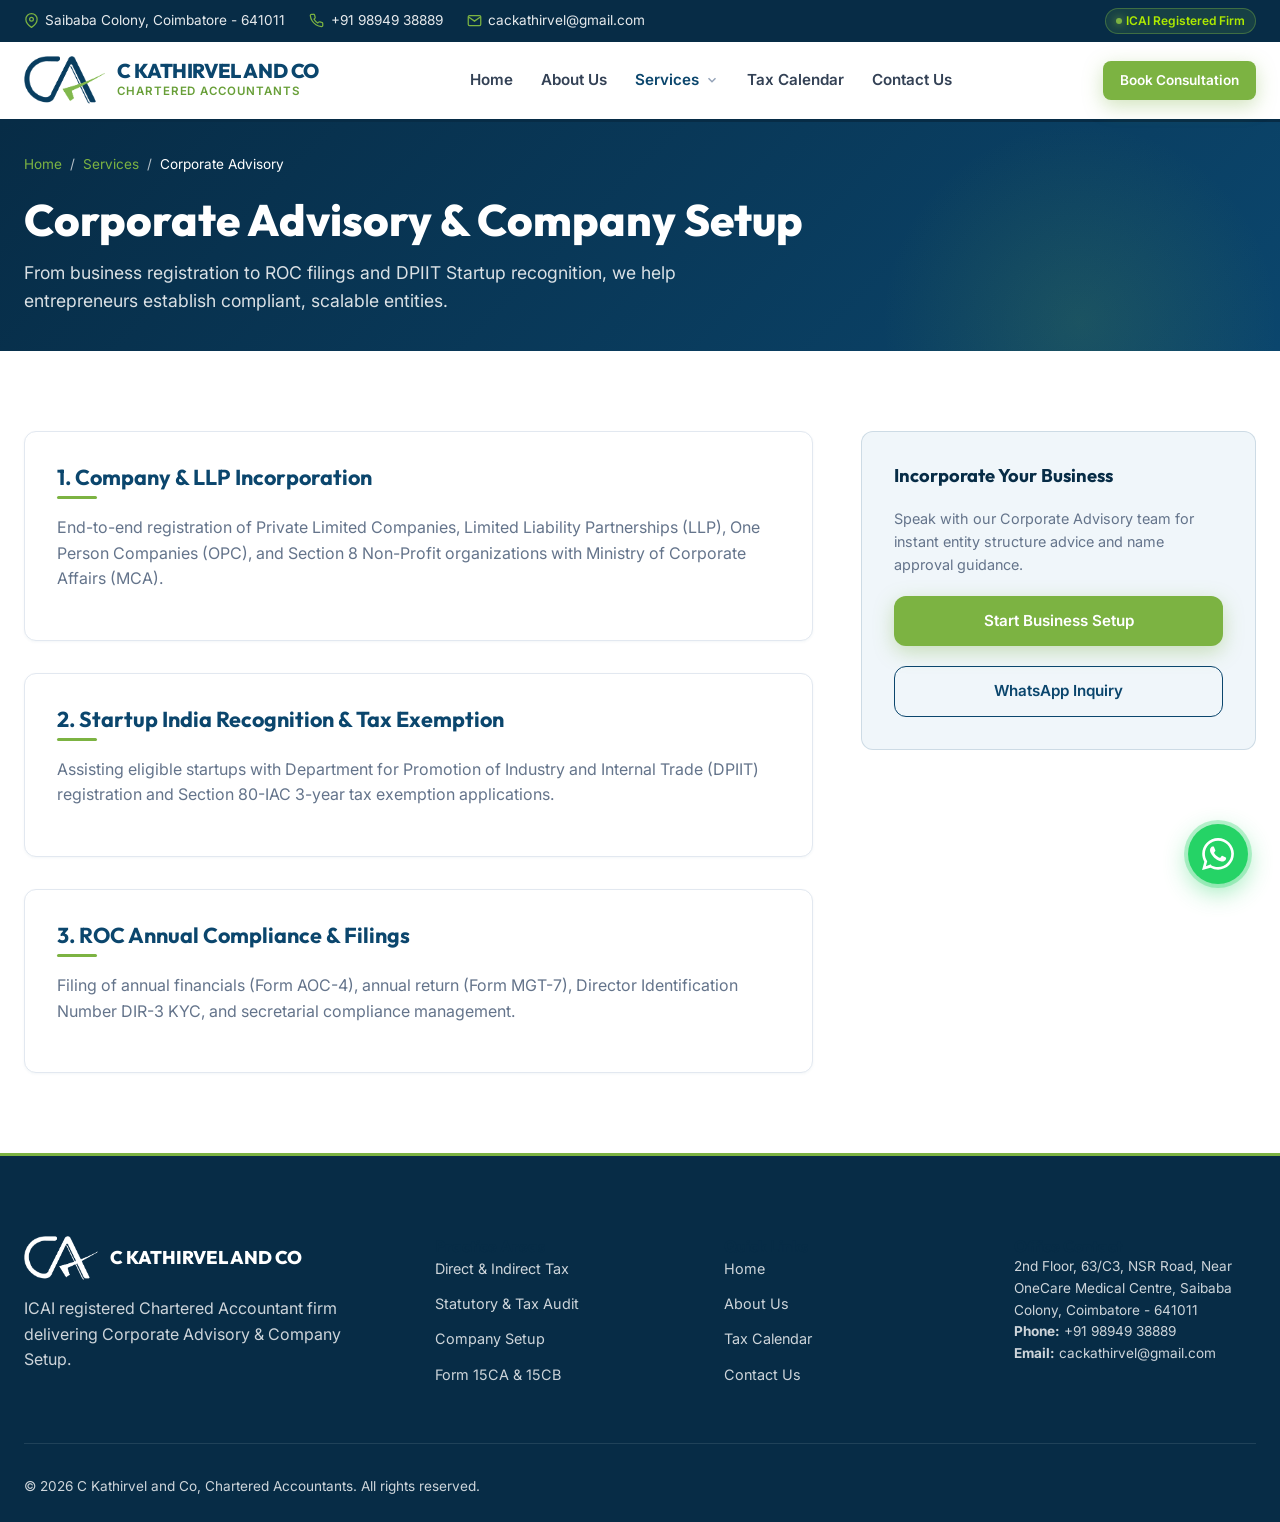
<file: corporate.html>
<!DOCTYPE html>
<html lang="en">
<head>
  <meta charset="UTF-8">
  <meta name="viewport" content="width=device-width, initial-scale=1.0">
  <title>Company Registration & Setup | C Kathirvel and Co CAs</title>
  <meta name="description" content="Pvt Ltd Company Incorporation, LLP Setup, Startup India Registration, ROC Annual Filings, and Share Capital restructuring by C Kathirvel and Co.">
  <meta name="robots" content="index, follow">

  <!-- Favicon & App Icons -->
  <link rel="icon" type="image/svg+xml" href="assets/favicon.svg">
  <link rel="alternate icon" href="favicon.svg">
  <link rel="apple-touch-icon" href="assets/favicon.png">

  <!-- Canonical URL -->
  <link rel="canonical" href="https://kathirvelandco.in/corporate.html">

  <!-- Open Graph / WhatsApp / Facebook -->
  <meta property="og:type" content="website">
  <meta property="og:site_name" content="C Kathirvel and Co, Chartered Accountants">
  <meta property="og:url" content="https://kathirvelandco.in/corporate.html">
  <meta property="og:title" content="Company Registration & Setup | C Kathirvel and Co CAs">
  <meta property="og:description" content="Pvt Ltd Company Incorporation, LLP Setup, Startup India Registration, ROC Annual Filings, and Share Capital restructuring by C Kathirvel and Co.">
  <meta property="og:image" content="https://kathirvelandco.in/assets/logo.png">
  <meta property="og:image:alt" content="C Kathirvel and Co Chartered Accountants">
  <meta property="og:locale" content="en_IN">

  <!-- Twitter Card -->
  <meta name="twitter:card" content="summary_large_image">
  <meta name="twitter:url" content="https://kathirvelandco.in/corporate.html">
  <meta name="twitter:title" content="Company Registration & Setup | C Kathirvel and Co CAs">
  <meta name="twitter:description" content="Pvt Ltd Company Incorporation, LLP Setup, Startup India Registration, ROC Annual Filings, and Share Capital restructuring by C Kathirvel and Co.">
  <meta name="twitter:image" content="https://kathirvelandco.in/assets/logo.png">

  <link rel="preconnect" href="https://fonts.googleapis.com">
  <link rel="preconnect" href="https://fonts.gstatic.com" crossorigin>
  <link href="https://fonts.googleapis.com/css2?family=Inter:wght@300;400;500;600;700&family=Outfit:wght@400;500;600;700;800&display=swap" rel="stylesheet">
  <link rel="stylesheet" href="css/style.css">
</head>
<body>

  <!-- TOP UTILITY BAR -->
  <div class="top-bar">
    <div class="container">
      <div class="top-info">
        <div class="top-info-item">
          <svg width="15" height="15" viewBox="0 0 24 24" fill="none" stroke="currentColor" stroke-width="2"><path d="M21 10c0 7-9 13-9 13s-9-6-9-13a9 9 0 0 1 18 0z"></path><circle cx="12" cy="10" r="3"></circle></svg>
          <span>Saibaba Colony, Coimbatore - 641011</span>
        </div>
        <div class="top-info-item">
          <svg width="15" height="15" viewBox="0 0 24 24" fill="none" stroke="currentColor" stroke-width="2"><path d="M22 16.92v3a2 2 0 0 1-2.18 2 19.79 19.79 0 0 1-8.63-3.07 19.5 19.5 0 0 1-6-6 19.79 19.79 0 0 1-3.07-8.67A2 2 0 0 1 4.11 2h3a2 2 0 0 1 2 1.72 12.84 12.84 0 0 0 .7 2.81 2 2 0 0 1-.45 2.11L8.09 9.91a16 16 0 0 0 6 6l1.27-1.27a2 2 0 0 1 2.11-.45 12.84 12.84 0 0 0 2.81.7A2 2 0 0 1 22 16.92z"></path></svg>
          <span>+91 98949 38889</span>
        </div>
        <div class="top-info-item">
          <svg width="15" height="15" viewBox="0 0 24 24" fill="none" stroke="currentColor" stroke-width="2"><path d="M4 4h16c1.1 0 2 .9 2 2v12c0 1.1-.9 2-2 2H4c-1.1 0-2-.9-2-2V6c0-1.1.9-2 2-2z"></path><polyline points="22,6 12,13 2,6"></polyline></svg>
          <span>cackathirvel@gmail.com</span>
        </div>
      </div>
      <div class="top-badge">
        <span>ICAI Registered Firm</span>
      </div>
    </div>
  </div>

  <!-- HEADER -->
  <header class="main-header">
    <div class="container header-wrapper">
      <a href="index.html" class="brand-logo">
        <img src="assets/logo.png" alt="CA Emblem">
        <div class="brand-text">
          <span class="brand-title">C KATHIRVEL AND CO</span>
          <span class="brand-subtitle">Chartered Accountants</span>
        </div>
      </a>

      <nav>
        <ul class="nav-menu">
          <li class="nav-item"><a href="index.html" class="nav-link">Home</a></li>
          <li class="nav-item"><a href="about.html" class="nav-link">About Us</a></li>
          
          <li class="nav-item has-dropdown">
            <a href="services.html" class="nav-link active">
              <span>Services</span>
              <svg width="14" height="14" viewBox="0 0 24 24" fill="none" stroke="currentColor" stroke-width="2.5"><polyline points="6 9 12 15 18 9"></polyline></svg>
            </a>
            <div class="dropdown-menu">
              <div class="dropdown-category">
                <div class="dropdown-category-title">
                  <svg width="16" height="16" viewBox="0 0 24 24" fill="none" stroke="currentColor" stroke-width="2"><path d="M12 2v20M17 5H9.5a3.5 3.5 0 0 0 0 7h5a3.5 3.5 0 0 1 0 7H6"></path></svg>
                  <span>Taxation</span>
                </div>
                <ul class="dropdown-list">
                  <li><a href="taxation.html#itr" class="dropdown-link"><span>Income Tax Return</span></a></li>
                  <li><a href="taxation.html#gst" class="dropdown-link"><span>GST Filings</span></a></li>
                </ul>
              </div>

              <div class="dropdown-category">
                <div class="dropdown-category-title">
                  <svg width="16" height="16" viewBox="0 0 24 24" fill="none" stroke="currentColor" stroke-width="2"><path d="M3 9l9-7 9 7v11a2 2 0 0 1-2 2H5a2 2 0 0 1-2-2z"></path></svg>
                  <span>Corporate Setup</span>
                </div>
                <ul class="dropdown-list">
                  <li><a href="corporate.html#incorporation" class="dropdown-link"><span>Company Incorporation</span></a></li>
                  <li><a href="corporate.html#startup" class="dropdown-link"><span>Startup India</span></a></li>
                  <li><a href="corporate.html#roc" class="dropdown-link"><span>ROC Compliances</span></a></li>
                </ul>
              </div>
            </div>
          </li>

          <li class="nav-item"><a href="compliance-calendar.html" class="nav-link">Tax Calendar</a></li>
          <li class="nav-item"><a href="contact.html" class="nav-link">Contact Us</a></li>
        </ul>
      </nav>

      <div class="nav-actions">
        <a href="contact.html" class="btn btn-primary btn-sm">Book Consultation</a>
        <button class="mobile-toggle" aria-label="Toggle menu">
          <span class="hamburger-line"></span>
          <span class="hamburger-line"></span>
          <span class="hamburger-line"></span>
        </button>
      </div>
    </div>
  </header>

  <!-- PAGE HERO -->
  <section class="page-hero">
    <div class="container">
      <ul class="breadcrumb">
        <li><a href="index.html">Home</a></li>
        <li>/</li>
        <li><a href="services.html">Services</a></li>
        <li>/</li>
        <li style="color:#FFFFFF;">Corporate Advisory</li>
      </ul>
      <h1 class="page-title">Corporate Advisory & Company Setup</h1>
      <p class="page-description">From business registration to ROC filings and DPIIT Startup recognition, we help entrepreneurs establish compliant, scalable entities.</p>
    </div>
  </section>

  <!-- DETAIL CONTENT -->
  <section class="section">
    <div class="container">
      <div class="detail-grid">
        <div class="detail-content">
          <div class="detail-block" id="incorporation">
            <h3>1. Company & LLP Incorporation</h3>
            <p style="color:var(--neutral-600); margin-bottom:1rem;">End-to-end registration of Private Limited Companies, Limited Liability Partnerships (LLP), One Person Companies (OPC), and Section 8 Non-Profit organizations with Ministry of Corporate Affairs (MCA).</p>
          </div>

          <div class="detail-block" id="startup">
            <h3>2. Startup India Recognition & Tax Exemption</h3>
            <p style="color:var(--neutral-600); margin-bottom:1rem;">Assisting eligible startups with Department for Promotion of Industry and Internal Trade (DPIIT) registration and Section 80-IAC 3-year tax exemption applications.</p>
          </div>

          <div class="detail-block" id="roc">
            <h3>3. ROC Annual Compliance & Filings</h3>
            <p style="color:var(--neutral-600); margin-bottom:1rem;">Filing of annual financials (Form AOC-4), annual return (Form MGT-7), Director Identification Number DIR-3 KYC, and secretarial compliance management.</p>
          </div>
        </div>

        <div>
          <div class="sidebar-card">
            <h4>Incorporate Your Business</h4>
            <p style="font-size:0.9rem; color:var(--neutral-600);">Speak with our Corporate Advisory team for instant entity structure advice and name approval guidance.</p>
            <a href="contact.html" class="btn btn-primary" style="width:100%;">Start Business Setup</a>
            <a href="https://wa.me/919894938889?text=Hello%20CA%20Team%2C%20I%20want%20to%20incorporate%20a%20Company." target="_blank" class="btn btn-outline" style="width:100%;">WhatsApp Inquiry</a>
          </div>
        </div>
      </div>
    </div>
  </section>

  <!-- FOOTER -->
  <footer class="site-footer">
    <div class="container">
      <div class="footer-grid">
        <div class="footer-brand">
          <div style="display:flex; align-items:center; gap:0.75rem; margin-bottom:1rem;">
            <img src="assets/logo.png" alt="CA Emblem" style="height:44px; filter:brightness(0) invert(1);">
            <div style="color:#FFFFFF; font-family:'Outfit',sans-serif; font-size:1.15rem; font-weight:800;">C KATHIRVEL AND CO</div>
          </div>
          <p>ICAI registered Chartered Accountant firm delivering Corporate Advisory & Company Setup.</p>
        </div>

        <div>
          <h4>Practice Areas</h4>
          <ul class="footer-links">
            <li><a href="taxation.html">Direct & Indirect Tax</a></li>
            <li><a href="audit.html">Statutory & Tax Audit</a></li>
            <li><a href="corporate.html">Company Setup</a></li>
            <li><a href="certifications.html">Form 15CA & 15CB</a></li>
          </ul>
        </div>

        <div>
          <h4>Quick Links</h4>
          <ul class="footer-links">
            <li><a href="index.html">Home</a></li>
            <li><a href="about.html">About Us</a></li>
            <li><a href="compliance-calendar.html">Tax Calendar</a></li>
            <li><a href="contact.html">Contact Us</a></li>
          </ul>
        </div>

        <div>
          <h4>Office Contact</h4>
          <p style="font-size:0.85rem;">2nd Floor, 63/C3, NSR Road, Near OneCare Medical Centre, Saibaba Colony, Coimbatore - 641011</p>
          <p style="font-size:0.85rem;"><strong>Phone:</strong> +91 98949 38889</p>
          <p style="font-size:0.85rem;"><strong>Email:</strong> cackathirvel@gmail.com</p>
        </div>
      </div>

      <div class="footer-bottom">
        <div>© 2026 C Kathirvel and Co, Chartered Accountants. All rights reserved.</div>
      </div>
    </div>
  </footer>

  <!-- FLOATING WHATSAPP CHAT BUTTON -->
  <a href="https://wa.me/919894938889?text=Hello%20CA%20Team%2C%20I%20would%20like%20to%20inquire%20about%20your%20services." target="_blank" rel="noopener noreferrer" class="whatsapp-float" aria-label="Chat on WhatsApp">
    <span class="whatsapp-tooltip">Chat with CA Advisor</span>
    <div class="whatsapp-btn">
      <svg width="32" height="32" viewBox="0 0 24 24" fill="currentColor"><path d="M.057 24l1.687-6.163c-1.041-1.804-1.588-3.849-1.587-5.946.003-6.556 5.338-11.891 11.893-11.891 3.181.001 6.167 1.24 8.413 3.488 2.245 2.248 3.481 5.236 3.48 8.414-.003 6.557-5.338 11.892-11.893 11.892-1.99-.001-3.951-.5-5.688-1.448l-6.105 1.654zm6.597-3.807c1.676.995 3.276 1.591 5.392 1.592 5.448 0 9.886-4.434 9.889-9.885.002-5.462-4.415-9.89-9.881-9.892-5.452 0-9.887 4.434-9.889 9.884-.001 2.225.651 3.891 1.746 5.634l-.999 3.648 3.742-1.481zm11.387-5.464c-.074-.124-.272-.198-.57-.347-.297-.149-1.758-.868-2.031-.967-.272-.099-.47-.149-.669.149-.198.297-.768.967-.941 1.165-.173.198-.347.223-.644.074-.297-.149-1.255-.462-2.39-1.475-.883-.788-1.48-1.761-1.653-2.059-.173-.297-.018-.458.13-.606.134-.133.297-.347.446-.521.151-.172.2-.296.3-.495.099-.198.05-.372-.025-.521-.075-.148-.669-1.611-.916-2.206-.242-.579-.487-.501-.669-.51l-.57-.01c-.198 0-.52.074-.792.372s-1.04 1.016-1.04 2.479 1.065 2.876 1.213 3.074c.149.198 2.095 3.2 5.076 4.487.709.306 1.263.489 1.694.626.712.226 1.36.194 1.872.118.571-.085 1.758-.719 2.006-1.413.248-.695.248-1.29.173-1.414z"/></svg>
    </div>
  </a>

  <script src="js/app.js"></script>
</body>
</html>
</file>
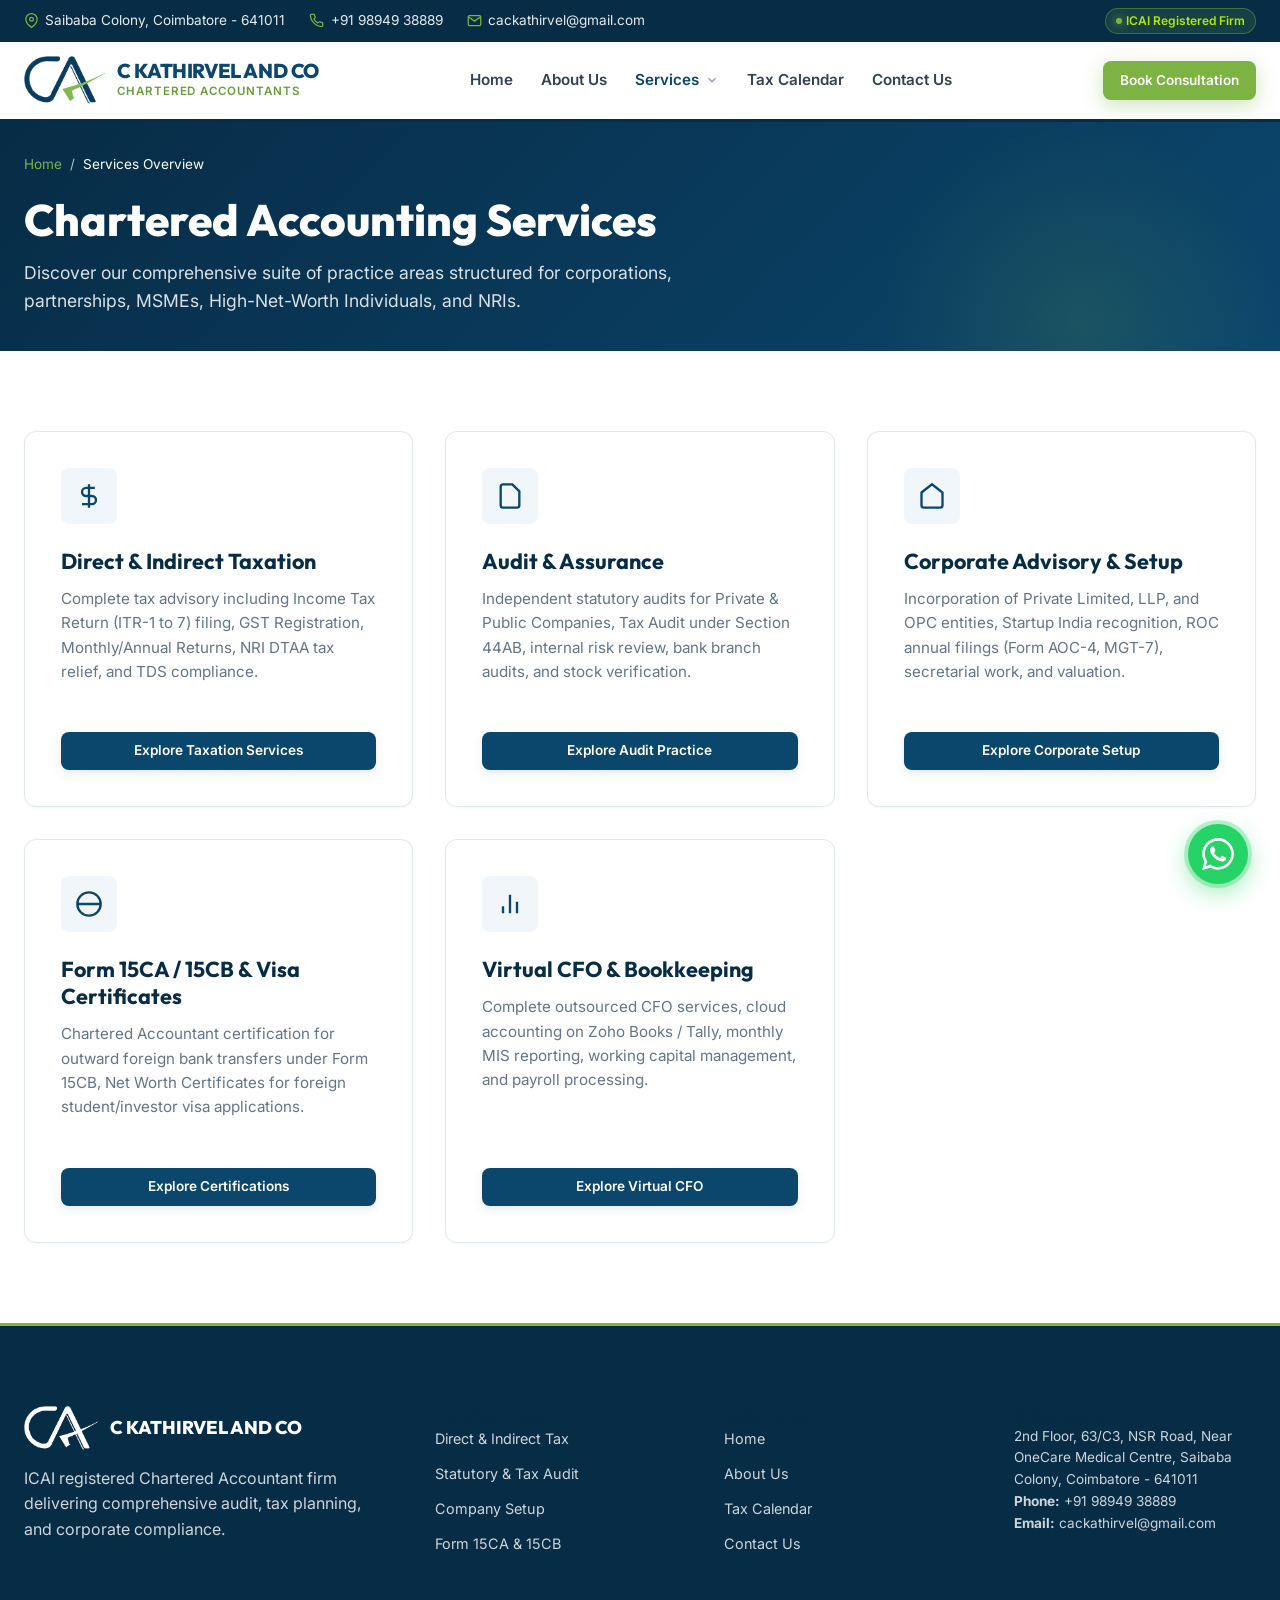
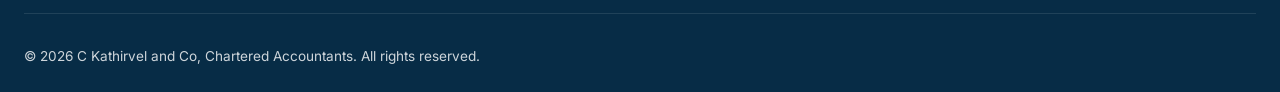
<file: services.html>
<!DOCTYPE html>
<html lang="en">
<head>
  <meta charset="UTF-8">
  <meta name="viewport" content="width=device-width, initial-scale=1.0">
  <title>Practice Areas & Services | C Kathirvel and Co CAs</title>
  <meta name="description" content="Explore full-spectrum financial advisory services by C Kathirvel and Co: Tax Optimization, Statutory Audits, International 15CB Certificates, and Virtual CFO.">
  <meta name="robots" content="index, follow">

  <!-- Favicon & App Icons -->
  <link rel="icon" type="image/svg+xml" href="assets/favicon.svg">
  <link rel="alternate icon" href="favicon.svg">
  <link rel="apple-touch-icon" href="assets/favicon.png">

  <!-- Canonical URL -->
  <link rel="canonical" href="https://kathirvelandco.in/services.html">

  <!-- Open Graph / WhatsApp / Facebook -->
  <meta property="og:type" content="website">
  <meta property="og:site_name" content="C Kathirvel and Co, Chartered Accountants">
  <meta property="og:url" content="https://kathirvelandco.in/services.html">
  <meta property="og:title" content="Practice Areas & Services | C Kathirvel and Co CAs">
  <meta property="og:description" content="Explore full-spectrum financial advisory services by C Kathirvel and Co: Tax Optimization, Statutory Audits, International 15CB Certificates, and Virtual CFO.">
  <meta property="og:image" content="https://kathirvelandco.in/assets/logo.png">
  <meta property="og:image:alt" content="C Kathirvel and Co Chartered Accountants">
  <meta property="og:locale" content="en_IN">

  <!-- Twitter Card -->
  <meta name="twitter:card" content="summary_large_image">
  <meta name="twitter:url" content="https://kathirvelandco.in/services.html">
  <meta name="twitter:title" content="Practice Areas & Services | C Kathirvel and Co CAs">
  <meta name="twitter:description" content="Explore full-spectrum financial advisory services by C Kathirvel and Co: Tax Optimization, Statutory Audits, International 15CB Certificates, and Virtual CFO.">
  <meta name="twitter:image" content="https://kathirvelandco.in/assets/logo.png">

  <link rel="preconnect" href="https://fonts.googleapis.com">
  <link rel="preconnect" href="https://fonts.gstatic.com" crossorigin>
  <link href="https://fonts.googleapis.com/css2?family=Inter:wght@300;400;500;600;700&family=Outfit:wght@400;500;600;700;800&display=swap" rel="stylesheet">
  <link rel="stylesheet" href="css/style.css">
</head>
<body>

  <!-- TOP UTILITY BAR -->
  <div class="top-bar">
    <div class="container">
      <div class="top-info">
        <div class="top-info-item">
          <svg width="15" height="15" viewBox="0 0 24 24" fill="none" stroke="currentColor" stroke-width="2"><path d="M21 10c0 7-9 13-9 13s-9-6-9-13a9 9 0 0 1 18 0z"></path><circle cx="12" cy="10" r="3"></circle></svg>
          <span>Saibaba Colony, Coimbatore - 641011</span>
        </div>
        <div class="top-info-item">
          <svg width="15" height="15" viewBox="0 0 24 24" fill="none" stroke="currentColor" stroke-width="2"><path d="M22 16.92v3a2 2 0 0 1-2.18 2 19.79 19.79 0 0 1-8.63-3.07 19.5 19.5 0 0 1-6-6 19.79 19.79 0 0 1-3.07-8.67A2 2 0 0 1 4.11 2h3a2 2 0 0 1 2 1.72 12.84 12.84 0 0 0 .7 2.81 2 2 0 0 1-.45 2.11L8.09 9.91a16 16 0 0 0 6 6l1.27-1.27a2 2 0 0 1 2.11-.45 12.84 12.84 0 0 0 2.81.7A2 2 0 0 1 22 16.92z"></path></svg>
          <span>+91 98949 38889</span>
        </div>
        <div class="top-info-item">
          <svg width="15" height="15" viewBox="0 0 24 24" fill="none" stroke="currentColor" stroke-width="2"><path d="M4 4h16c1.1 0 2 .9 2 2v12c0 1.1-.9 2-2 2H4c-1.1 0-2-.9-2-2V6c0-1.1.9-2 2-2z"></path><polyline points="22,6 12,13 2,6"></polyline></svg>
          <span>cackathirvel@gmail.com</span>
        </div>
      </div>
      <div class="top-badge">
        <span>ICAI Registered Firm</span>
      </div>
    </div>
  </div>

  <!-- HEADER -->
  <header class="main-header">
    <div class="container header-wrapper">
      <a href="index.html" class="brand-logo">
        <img src="assets/logo.png" alt="CA Emblem">
        <div class="brand-text">
          <span class="brand-title">C KATHIRVEL AND CO</span>
          <span class="brand-subtitle">Chartered Accountants</span>
        </div>
      </a>

      <nav>
        <ul class="nav-menu">
          <li class="nav-item"><a href="index.html" class="nav-link">Home</a></li>
          <li class="nav-item"><a href="about.html" class="nav-link">About Us</a></li>
          
          <li class="nav-item has-dropdown">
            <a href="services.html" class="nav-link active">
              <span>Services</span>
              <svg width="14" height="14" viewBox="0 0 24 24" fill="none" stroke="currentColor" stroke-width="2.5"><polyline points="6 9 12 15 18 9"></polyline></svg>
            </a>
            <div class="dropdown-menu">
              <div class="dropdown-category">
                <div class="dropdown-category-title">
                  <svg width="16" height="16" viewBox="0 0 24 24" fill="none" stroke="currentColor" stroke-width="2"><path d="M12 2v20M17 5H9.5a3.5 3.5 0 0 0 0 7h5a3.5 3.5 0 0 1 0 7H6"></path></svg>
                  <span>Taxation</span>
                </div>
                <ul class="dropdown-list">
                  <li><a href="taxation.html#itr" class="dropdown-link"><span>Income Tax Return (ITR)</span></a></li>
                  <li><a href="taxation.html#gst" class="dropdown-link"><span>GST Filings & Audit</span></a></li>
                  <li><a href="taxation.html#nri" class="dropdown-link"><span>NRI Tax & DTAA</span></a></li>
                </ul>
              </div>

              <div class="dropdown-category">
                <div class="dropdown-category-title">
                  <svg width="16" height="16" viewBox="0 0 24 24" fill="none" stroke="currentColor" stroke-width="2"><path d="M14 2H6a2 2 0 0 0-2 2v16a2 2 0 0 0 2 2h12a2 2 0 0 0 2-2V8z"></path></svg>
                  <span>Audit & Assurance</span>
                </div>
                <ul class="dropdown-list">
                  <li><a href="audit.html#statutory" class="dropdown-link"><span>Statutory Audit</span></a></li>
                  <li><a href="audit.html#tax-audit" class="dropdown-link"><span>Tax Audit 44AB</span></a></li>
                </ul>
              </div>

              <div class="dropdown-category">
                <div class="dropdown-category-title">
                  <svg width="16" height="16" viewBox="0 0 24 24" fill="none" stroke="currentColor" stroke-width="2"><path d="M3 9l9-7 9 7v11a2 2 0 0 1-2 2H5a2 2 0 0 1-2-2z"></path></svg>
                  <span>Corporate Setup</span>
                </div>
                <ul class="dropdown-list">
                  <li><a href="corporate.html#incorporation" class="dropdown-link"><span>Company Incorporation</span></a></li>
                  <li><a href="certifications.html#15cb" class="dropdown-link"><span>Form 15CA & 15CB</span></a></li>
                </ul>
              </div>
            </div>
          </li>

          <li class="nav-item"><a href="compliance-calendar.html" class="nav-link">Tax Calendar</a></li>
          <li class="nav-item"><a href="contact.html" class="nav-link">Contact Us</a></li>
        </ul>
      </nav>

      <div class="nav-actions">
        <a href="contact.html" class="btn btn-primary btn-sm">Book Consultation</a>
        <button class="mobile-toggle" aria-label="Toggle menu">
          <span class="hamburger-line"></span>
          <span class="hamburger-line"></span>
          <span class="hamburger-line"></span>
        </button>
      </div>
    </div>
  </header>

  <!-- PAGE HERO -->
  <section class="page-hero">
    <div class="container">
      <ul class="breadcrumb">
        <li><a href="index.html">Home</a></li>
        <li>/</li>
        <li style="color:#FFFFFF;">Services Overview</li>
      </ul>
      <h1 class="page-title">Chartered Accounting Services</h1>
      <p class="page-description">Discover our comprehensive suite of practice areas structured for corporations, partnerships, MSMEs, High-Net-Worth Individuals, and NRIs.</p>
    </div>
  </section>

  <!-- SERVICES OVERVIEW LIST -->
  <section class="section">
    <div class="container">
      <div class="services-grid">
        <div class="service-card">
          <div>
            <div class="service-icon-box">
              <svg width="28" height="28" viewBox="0 0 24 24" fill="none" stroke="currentColor" stroke-width="2"><path d="M12 2v20M17 5H9.5a3.5 3.5 0 0 0 0 7h5a3.5 3.5 0 0 1 0 7H6"></path></svg>
            </div>
            <h3 class="service-title">Direct & Indirect Taxation</h3>
            <p class="service-desc">Complete tax advisory including Income Tax Return (ITR-1 to 7) filing, GST Registration, Monthly/Annual Returns, NRI DTAA tax relief, and TDS compliance.</p>
          </div>
          <a href="taxation.html" class="btn btn-navy btn-sm" style="width:100%; margin-top:1.5rem;">Explore Taxation Services</a>
        </div>

        <div class="service-card">
          <div>
            <div class="service-icon-box">
              <svg width="28" height="28" viewBox="0 0 24 24" fill="none" stroke="currentColor" stroke-width="2"><path d="M14 2H6a2 2 0 0 0-2 2v16a2 2 0 0 0 2 2h12a2 2 0 0 0 2-2V8z"></path></svg>
            </div>
            <h3 class="service-title">Audit & Assurance</h3>
            <p class="service-desc">Independent statutory audits for Private & Public Companies, Tax Audit under Section 44AB, internal risk review, bank branch audits, and stock verification.</p>
          </div>
          <a href="audit.html" class="btn btn-navy btn-sm" style="width:100%; margin-top:1.5rem;">Explore Audit Practice</a>
        </div>

        <div class="service-card">
          <div>
            <div class="service-icon-box">
              <svg width="28" height="28" viewBox="0 0 24 24" fill="none" stroke="currentColor" stroke-width="2"><path d="M3 9l9-7 9 7v11a2 2 0 0 1-2 2H5a2 2 0 0 1-2-2z"></path></svg>
            </div>
            <h3 class="service-title">Corporate Advisory & Setup</h3>
            <p class="service-desc">Incorporation of Private Limited, LLP, and OPC entities, Startup India recognition, ROC annual filings (Form AOC-4, MGT-7), secretarial work, and valuation.</p>
          </div>
          <a href="corporate.html" class="btn btn-navy btn-sm" style="width:100%; margin-top:1.5rem;">Explore Corporate Setup</a>
        </div>

        <div class="service-card">
          <div>
            <div class="service-icon-box">
              <svg width="28" height="28" viewBox="0 0 24 24" fill="none" stroke="currentColor" stroke-width="2"><circle cx="12" cy="12" r="10"></circle><line x1="2" y1="12" x2="22" y2="12"></line></svg>
            </div>
            <h3 class="service-title">Form 15CA / 15CB & Visa Certificates</h3>
            <p class="service-desc">Chartered Accountant certification for outward foreign bank transfers under Form 15CB, Net Worth Certificates for foreign student/investor visa applications.</p>
          </div>
          <a href="certifications.html" class="btn btn-navy btn-sm" style="width:100%; margin-top:1.5rem;">Explore Certifications</a>
        </div>

        <div class="service-card">
          <div>
            <div class="service-icon-box">
              <svg width="28" height="28" viewBox="0 0 24 24" fill="none" stroke="currentColor" stroke-width="2"><line x1="18" y1="20" x2="18" y2="10"></line><line x1="12" y1="20" x2="12" y2="4"></line><line x1="6" y1="20" x2="6" y2="14"></line></svg>
            </div>
            <h3 class="service-title">Virtual CFO & Bookkeeping</h3>
            <p class="service-desc">Complete outsourced CFO services, cloud accounting on Zoho Books / Tally, monthly MIS reporting, working capital management, and payroll processing.</p>
          </div>
          <a href="virtual-cfo.html" class="btn btn-navy btn-sm" style="width:100%; margin-top:1.5rem;">Explore Virtual CFO</a>
        </div>
      </div>
    </div>
  </section>

  <!-- FOOTER -->
  <footer class="site-footer">
    <div class="container">
      <div class="footer-grid">
        <div class="footer-brand">
          <div style="display:flex; align-items:center; gap:0.75rem; margin-bottom:1rem;">
            <img src="assets/logo.png" alt="CA Emblem" style="height:44px; filter:brightness(0) invert(1);">
            <div style="color:#FFFFFF; font-family:'Outfit',sans-serif; font-size:1.15rem; font-weight:800;">C KATHIRVEL AND CO</div>
          </div>
          <p>ICAI registered Chartered Accountant firm delivering comprehensive audit, tax planning, and corporate compliance.</p>
        </div>

        <div>
          <h4>Practice Areas</h4>
          <ul class="footer-links">
            <li><a href="taxation.html">Direct & Indirect Tax</a></li>
            <li><a href="audit.html">Statutory & Tax Audit</a></li>
            <li><a href="corporate.html">Company Setup</a></li>
            <li><a href="certifications.html">Form 15CA & 15CB</a></li>
          </ul>
        </div>

        <div>
          <h4>Quick Links</h4>
          <ul class="footer-links">
            <li><a href="index.html">Home</a></li>
            <li><a href="about.html">About Us</a></li>
            <li><a href="compliance-calendar.html">Tax Calendar</a></li>
            <li><a href="contact.html">Contact Us</a></li>
          </ul>
        </div>

        <div>
          <h4>Office Contact</h4>
          <p style="font-size:0.85rem;">2nd Floor, 63/C3, NSR Road, Near OneCare Medical Centre, Saibaba Colony, Coimbatore - 641011</p>
          <p style="font-size:0.85rem;"><strong>Phone:</strong> +91 98949 38889</p>
          <p style="font-size:0.85rem;"><strong>Email:</strong> cackathirvel@gmail.com</p>
        </div>
      </div>

      <div class="footer-bottom">
        <div>© 2026 C Kathirvel and Co, Chartered Accountants. All rights reserved.</div>
      </div>
    </div>
  </footer>

  <!-- FLOATING WHATSAPP CHAT BUTTON -->
  <a href="https://wa.me/919894938889?text=Hello%20CA%20Team%2C%20I%20would%20like%20to%20inquire%20about%20your%20services." target="_blank" rel="noopener noreferrer" class="whatsapp-float" aria-label="Chat on WhatsApp">
    <span class="whatsapp-tooltip">Chat with CA Advisor</span>
    <div class="whatsapp-btn">
      <svg width="32" height="32" viewBox="0 0 24 24" fill="currentColor"><path d="M.057 24l1.687-6.163c-1.041-1.804-1.588-3.849-1.587-5.946.003-6.556 5.338-11.891 11.893-11.891 3.181.001 6.167 1.24 8.413 3.488 2.245 2.248 3.481 5.236 3.48 8.414-.003 6.557-5.338 11.892-11.893 11.892-1.99-.001-3.951-.5-5.688-1.448l-6.105 1.654zm6.597-3.807c1.676.995 3.276 1.591 5.392 1.592 5.448 0 9.886-4.434 9.889-9.885.002-5.462-4.415-9.89-9.881-9.892-5.452 0-9.887 4.434-9.889 9.884-.001 2.225.651 3.891 1.746 5.634l-.999 3.648 3.742-1.481zm11.387-5.464c-.074-.124-.272-.198-.57-.347-.297-.149-1.758-.868-2.031-.967-.272-.099-.47-.149-.669.149-.198.297-.768.967-.941 1.165-.173.198-.347.223-.644.074-.297-.149-1.255-.462-2.39-1.475-.883-.788-1.48-1.761-1.653-2.059-.173-.297-.018-.458.13-.606.134-.133.297-.347.446-.521.151-.172.2-.296.3-.495.099-.198.05-.372-.025-.521-.075-.148-.669-1.611-.916-2.206-.242-.579-.487-.501-.669-.51l-.57-.01c-.198 0-.52.074-.792.372s-1.04 1.016-1.04 2.479 1.065 2.876 1.213 3.074c.149.198 2.095 3.2 5.076 4.487.709.306 1.263.489 1.694.626.712.226 1.36.194 1.872.118.571-.085 1.758-.719 2.006-1.413.248-.695.248-1.29.173-1.414z"/></svg>
    </div>
  </a>

  <script src="js/app.js"></script>
</body>
</html>
</file>
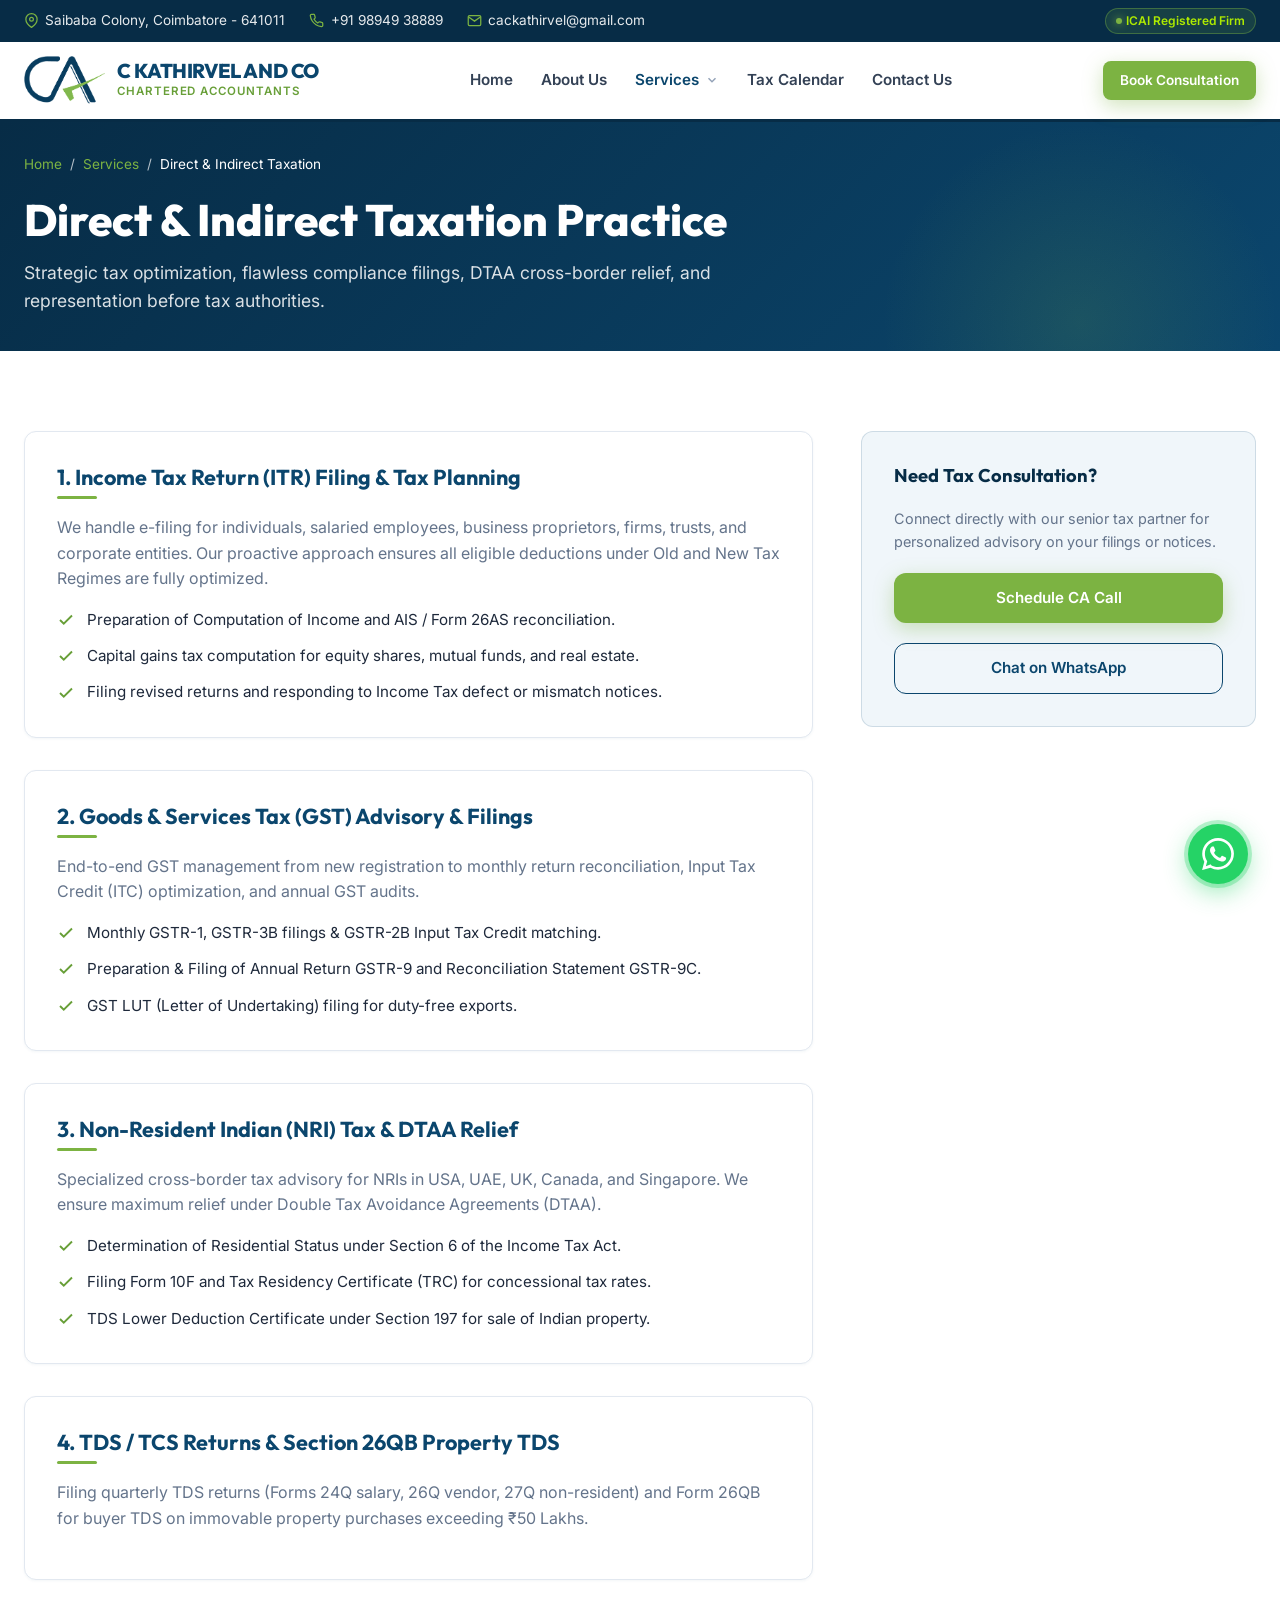
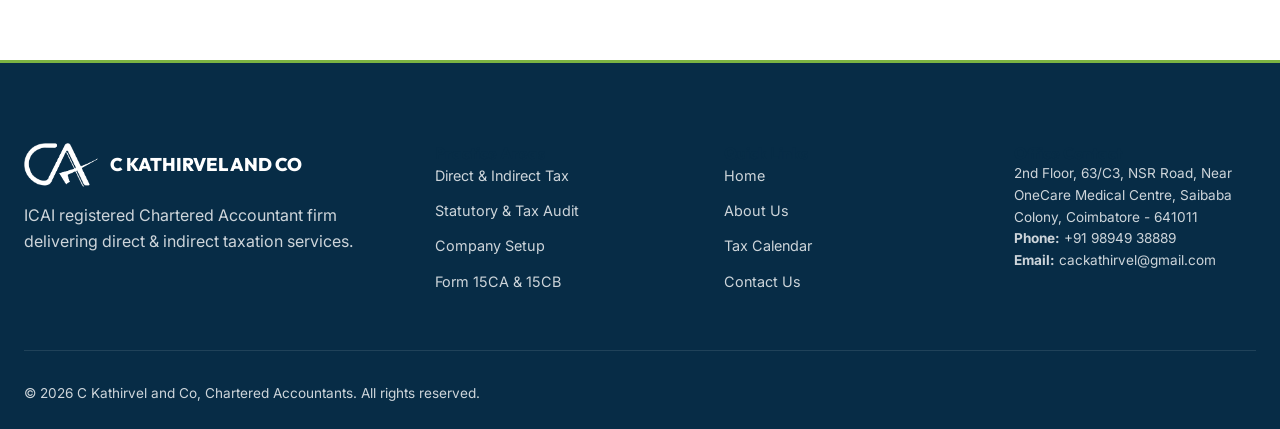
<file: taxation.html>
<!DOCTYPE html>
<html lang="en">
<head>
  <meta charset="UTF-8">
  <meta name="viewport" content="width=device-width, initial-scale=1.0">
  <title>Direct & Indirect Taxation | C Kathirvel and Co CAs</title>
  <meta name="description" content="Income Tax Filing, GST Compliance, NRI Tax Advisory, and Tax Appeals by C Kathirvel and Co Chartered Accountants.">
  <meta name="robots" content="index, follow">

  <!-- Favicon & App Icons -->
  <link rel="icon" type="image/svg+xml" href="assets/favicon.svg">
  <link rel="alternate icon" href="favicon.svg">
  <link rel="apple-touch-icon" href="assets/favicon.png">

  <!-- Canonical URL -->
  <link rel="canonical" href="https://kathirvelandco.in/taxation.html">

  <!-- Open Graph / WhatsApp / Facebook -->
  <meta property="og:type" content="website">
  <meta property="og:site_name" content="C Kathirvel and Co, Chartered Accountants">
  <meta property="og:url" content="https://kathirvelandco.in/taxation.html">
  <meta property="og:title" content="Direct & Indirect Taxation | C Kathirvel and Co CAs">
  <meta property="og:description" content="Income Tax Filing, GST Compliance, NRI Tax Advisory, and Tax Appeals by C Kathirvel and Co Chartered Accountants.">
  <meta property="og:image" content="https://kathirvelandco.in/assets/logo.png">
  <meta property="og:image:alt" content="C Kathirvel and Co Chartered Accountants">
  <meta property="og:locale" content="en_IN">

  <!-- Twitter Card -->
  <meta name="twitter:card" content="summary_large_image">
  <meta name="twitter:url" content="https://kathirvelandco.in/taxation.html">
  <meta name="twitter:title" content="Direct & Indirect Taxation | C Kathirvel and Co CAs">
  <meta name="twitter:description" content="Income Tax Filing, GST Compliance, NRI Tax Advisory, and Tax Appeals by C Kathirvel and Co Chartered Accountants.">
  <meta name="twitter:image" content="https://kathirvelandco.in/assets/logo.png">

  <link rel="preconnect" href="https://fonts.googleapis.com">
  <link rel="preconnect" href="https://fonts.gstatic.com" crossorigin>
  <link href="https://fonts.googleapis.com/css2?family=Inter:wght@300;400;500;600;700&family=Outfit:wght@400;500;600;700;800&display=swap" rel="stylesheet">
  <link rel="stylesheet" href="css/style.css">
</head>
<body>

  <!-- TOP UTILITY BAR -->
  <div class="top-bar">
    <div class="container">
      <div class="top-info">
        <div class="top-info-item">
          <svg width="15" height="15" viewBox="0 0 24 24" fill="none" stroke="currentColor" stroke-width="2"><path d="M21 10c0 7-9 13-9 13s-9-6-9-13a9 9 0 0 1 18 0z"></path><circle cx="12" cy="10" r="3"></circle></svg>
          <span>Saibaba Colony, Coimbatore - 641011</span>
        </div>
        <div class="top-info-item">
          <svg width="15" height="15" viewBox="0 0 24 24" fill="none" stroke="currentColor" stroke-width="2"><path d="M22 16.92v3a2 2 0 0 1-2.18 2 19.79 19.79 0 0 1-8.63-3.07 19.5 19.5 0 0 1-6-6 19.79 19.79 0 0 1-3.07-8.67A2 2 0 0 1 4.11 2h3a2 2 0 0 1 2 1.72 12.84 12.84 0 0 0 .7 2.81 2 2 0 0 1-.45 2.11L8.09 9.91a16 16 0 0 0 6 6l1.27-1.27a2 2 0 0 1 2.11-.45 12.84 12.84 0 0 0 2.81.7A2 2 0 0 1 22 16.92z"></path></svg>
          <span>+91 98949 38889</span>
        </div>
        <div class="top-info-item">
          <svg width="15" height="15" viewBox="0 0 24 24" fill="none" stroke="currentColor" stroke-width="2"><path d="M4 4h16c1.1 0 2 .9 2 2v12c0 1.1-.9 2-2 2H4c-1.1 0-2-.9-2-2V6c0-1.1.9-2 2-2z"></path><polyline points="22,6 12,13 2,6"></polyline></svg>
          <span>cackathirvel@gmail.com</span>
        </div>
      </div>
      <div class="top-badge">
        <span>ICAI Registered Firm</span>
      </div>
    </div>
  </div>

  <!-- HEADER -->
  <header class="main-header">
    <div class="container header-wrapper">
      <a href="index.html" class="brand-logo">
        <img src="assets/logo.png" alt="CA Emblem">
        <div class="brand-text">
          <span class="brand-title">C KATHIRVEL AND CO</span>
          <span class="brand-subtitle">Chartered Accountants</span>
        </div>
      </a>

      <nav>
        <ul class="nav-menu">
          <li class="nav-item"><a href="index.html" class="nav-link">Home</a></li>
          <li class="nav-item"><a href="about.html" class="nav-link">About Us</a></li>
          
          <li class="nav-item has-dropdown">
            <a href="services.html" class="nav-link active">
              <span>Services</span>
              <svg width="14" height="14" viewBox="0 0 24 24" fill="none" stroke="currentColor" stroke-width="2.5"><polyline points="6 9 12 15 18 9"></polyline></svg>
            </a>
            <div class="dropdown-menu">
              <div class="dropdown-category">
                <div class="dropdown-category-title">
                  <svg width="16" height="16" viewBox="0 0 24 24" fill="none" stroke="currentColor" stroke-width="2"><path d="M12 2v20M17 5H9.5a3.5 3.5 0 0 0 0 7h5a3.5 3.5 0 0 1 0 7H6"></path></svg>
                  <span>Taxation</span>
                </div>
                <ul class="dropdown-list">
                  <li><a href="taxation.html#itr" class="dropdown-link"><span>Income Tax Return (ITR)</span></a></li>
                  <li><a href="taxation.html#gst" class="dropdown-link"><span>GST Filings & Audit</span></a></li>
                  <li><a href="taxation.html#nri" class="dropdown-link"><span>NRI Tax & DTAA</span></a></li>
                </ul>
              </div>

              <div class="dropdown-category">
                <div class="dropdown-category-title">
                  <svg width="16" height="16" viewBox="0 0 24 24" fill="none" stroke="currentColor" stroke-width="2"><path d="M14 2H6a2 2 0 0 0-2 2v16a2 2 0 0 0 2 2h12a2 2 0 0 0 2-2V8z"></path></svg>
                  <span>Audit & Assurance</span>
                </div>
                <ul class="dropdown-list">
                  <li><a href="audit.html#statutory" class="dropdown-link"><span>Statutory Audit</span></a></li>
                  <li><a href="audit.html#tax-audit" class="dropdown-link"><span>Tax Audit 44AB</span></a></li>
                </ul>
              </div>

              <div class="dropdown-category">
                <div class="dropdown-category-title">
                  <svg width="16" height="16" viewBox="0 0 24 24" fill="none" stroke="currentColor" stroke-width="2"><path d="M3 9l9-7 9 7v11a2 2 0 0 1-2 2H5a2 2 0 0 1-2-2z"></path></svg>
                  <span>Corporate Setup</span>
                </div>
                <ul class="dropdown-list">
                  <li><a href="corporate.html#incorporation" class="dropdown-link"><span>Company Incorporation</span></a></li>
                  <li><a href="certifications.html#15cb" class="dropdown-link"><span>Form 15CA & 15CB</span></a></li>
                </ul>
              </div>
            </div>
          </li>

          <li class="nav-item"><a href="compliance-calendar.html" class="nav-link">Tax Calendar</a></li>
          <li class="nav-item"><a href="contact.html" class="nav-link">Contact Us</a></li>
        </ul>
      </nav>

      <div class="nav-actions">
        <a href="contact.html" class="btn btn-primary btn-sm">Book Consultation</a>
        <button class="mobile-toggle" aria-label="Toggle menu">
          <span class="hamburger-line"></span>
          <span class="hamburger-line"></span>
          <span class="hamburger-line"></span>
        </button>
      </div>
    </div>
  </header>

  <!-- PAGE HERO -->
  <section class="page-hero">
    <div class="container">
      <ul class="breadcrumb">
        <li><a href="index.html">Home</a></li>
        <li>/</li>
        <li><a href="services.html">Services</a></li>
        <li>/</li>
        <li style="color:#FFFFFF;">Direct & Indirect Taxation</li>
      </ul>
      <h1 class="page-title">Direct & Indirect Taxation Practice</h1>
      <p class="page-description">Strategic tax optimization, flawless compliance filings, DTAA cross-border relief, and representation before tax authorities.</p>
    </div>
  </section>

  <!-- DETAIL GRID CONTENT -->
  <section class="section">
    <div class="container">
      <div class="detail-grid">
        <div class="detail-content">
          <!-- SUB SERVICE 1: ITR FILING -->
          <div class="detail-block" id="itr">
            <h3>1. Income Tax Return (ITR) Filing & Tax Planning</h3>
            <p style="color:var(--neutral-600); margin-bottom:1rem;">We handle e-filing for individuals, salaried employees, business proprietors, firms, trusts, and corporate entities. Our proactive approach ensures all eligible deductions under Old and New Tax Regimes are fully optimized.</p>
            <ul class="feature-list">
              <li class="feature-list-item">
                <svg width="18" height="18" viewBox="0 0 24 24" fill="none" stroke="currentColor" stroke-width="2.5"><polyline points="20 6 9 17 4 12"></polyline></svg>
                <span>Preparation of Computation of Income and AIS / Form 26AS reconciliation.</span>
              </li>
              <li class="feature-list-item">
                <svg width="18" height="18" viewBox="0 0 24 24" fill="none" stroke="currentColor" stroke-width="2.5"><polyline points="20 6 9 17 4 12"></polyline></svg>
                <span>Capital gains tax computation for equity shares, mutual funds, and real estate.</span>
              </li>
              <li class="feature-list-item">
                <svg width="18" height="18" viewBox="0 0 24 24" fill="none" stroke="currentColor" stroke-width="2.5"><polyline points="20 6 9 17 4 12"></polyline></svg>
                <span>Filing revised returns and responding to Income Tax defect or mismatch notices.</span>
              </li>
            </ul>
          </div>

          <!-- SUB SERVICE 2: GST COMPLIANCE -->
          <div class="detail-block" id="gst">
            <h3>2. Goods & Services Tax (GST) Advisory & Filings</h3>
            <p style="color:var(--neutral-600); margin-bottom:1rem;">End-to-end GST management from new registration to monthly return reconciliation, Input Tax Credit (ITC) optimization, and annual GST audits.</p>
            <ul class="feature-list">
              <li class="feature-list-item">
                <svg width="18" height="18" viewBox="0 0 24 24" fill="none" stroke="currentColor" stroke-width="2.5"><polyline points="20 6 9 17 4 12"></polyline></svg>
                <span>Monthly GSTR-1, GSTR-3B filings & GSTR-2B Input Tax Credit matching.</span>
              </li>
              <li class="feature-list-item">
                <svg width="18" height="18" viewBox="0 0 24 24" fill="none" stroke="currentColor" stroke-width="2.5"><polyline points="20 6 9 17 4 12"></polyline></svg>
                <span>Preparation & Filing of Annual Return GSTR-9 and Reconciliation Statement GSTR-9C.</span>
              </li>
              <li class="feature-list-item">
                <svg width="18" height="18" viewBox="0 0 24 24" fill="none" stroke="currentColor" stroke-width="2.5"><polyline points="20 6 9 17 4 12"></polyline></svg>
                <span>GST LUT (Letter of Undertaking) filing for duty-free exports.</span>
              </li>
            </ul>
          </div>

          <!-- SUB SERVICE 3: NRI TAXATION -->
          <div class="detail-block" id="nri">
            <h3>3. Non-Resident Indian (NRI) Tax & DTAA Relief</h3>
            <p style="color:var(--neutral-600); margin-bottom:1rem;">Specialized cross-border tax advisory for NRIs in USA, UAE, UK, Canada, and Singapore. We ensure maximum relief under Double Tax Avoidance Agreements (DTAA).</p>
            <ul class="feature-list">
              <li class="feature-list-item">
                <svg width="18" height="18" viewBox="0 0 24 24" fill="none" stroke="currentColor" stroke-width="2.5"><polyline points="20 6 9 17 4 12"></polyline></svg>
                <span>Determination of Residential Status under Section 6 of the Income Tax Act.</span>
              </li>
              <li class="feature-list-item">
                <svg width="18" height="18" viewBox="0 0 24 24" fill="none" stroke="currentColor" stroke-width="2.5"><polyline points="20 6 9 17 4 12"></polyline></svg>
                <span>Filing Form 10F and Tax Residency Certificate (TRC) for concessional tax rates.</span>
              </li>
              <li class="feature-list-item">
                <svg width="18" height="18" viewBox="0 0 24 24" fill="none" stroke="currentColor" stroke-width="2.5"><polyline points="20 6 9 17 4 12"></polyline></svg>
                <span>TDS Lower Deduction Certificate under Section 197 for sale of Indian property.</span>
              </li>
            </ul>
          </div>

          <!-- SUB SERVICE 4: TDS COMPLIANCE -->
          <div class="detail-block" id="tds">
            <h3>4. TDS / TCS Returns & Section 26QB Property TDS</h3>
            <p style="color:var(--neutral-600); margin-bottom:1rem;">Filing quarterly TDS returns (Forms 24Q salary, 26Q vendor, 27Q non-resident) and Form 26QB for buyer TDS on immovable property purchases exceeding ₹50 Lakhs.</p>
          </div>
        </div>

        <!-- SIDEBAR -->
        <div>
          <div class="sidebar-card">
            <h4>Need Tax Consultation?</h4>
            <p style="font-size:0.9rem; color:var(--neutral-600);">Connect directly with our senior tax partner for personalized advisory on your filings or notices.</p>
            <a href="contact.html" class="btn btn-primary" style="width:100%;">Schedule CA Call</a>
            <a href="https://wa.me/919894938889?text=Hello%20CA%20Team%2C%20I%20have%20a%20taxation%20query." target="_blank" class="btn btn-outline" style="width:100%;">Chat on WhatsApp</a>
          </div>
        </div>
      </div>
    </div>
  </section>

  <!-- FOOTER -->
  <footer class="site-footer">
    <div class="container">
      <div class="footer-grid">
        <div class="footer-brand">
          <div style="display:flex; align-items:center; gap:0.75rem; margin-bottom:1rem;">
            <img src="assets/logo.png" alt="CA Emblem" style="height:44px; filter:brightness(0) invert(1);">
            <div style="color:#FFFFFF; font-family:'Outfit',sans-serif; font-size:1.15rem; font-weight:800;">C KATHIRVEL AND CO</div>
          </div>
          <p>ICAI registered Chartered Accountant firm delivering direct & indirect taxation services.</p>
        </div>

        <div>
          <h4>Practice Areas</h4>
          <ul class="footer-links">
            <li><a href="taxation.html">Direct & Indirect Tax</a></li>
            <li><a href="audit.html">Statutory & Tax Audit</a></li>
            <li><a href="corporate.html">Company Setup</a></li>
            <li><a href="certifications.html">Form 15CA & 15CB</a></li>
          </ul>
        </div>

        <div>
          <h4>Quick Links</h4>
          <ul class="footer-links">
            <li><a href="index.html">Home</a></li>
            <li><a href="about.html">About Us</a></li>
            <li><a href="compliance-calendar.html">Tax Calendar</a></li>
            <li><a href="contact.html">Contact Us</a></li>
          </ul>
        </div>

        <div>
          <h4>Office Contact</h4>
          <p style="font-size:0.85rem;">2nd Floor, 63/C3, NSR Road, Near OneCare Medical Centre, Saibaba Colony, Coimbatore - 641011</p>
          <p style="font-size:0.85rem;"><strong>Phone:</strong> +91 98949 38889</p>
          <p style="font-size:0.85rem;"><strong>Email:</strong> cackathirvel@gmail.com</p>
        </div>
      </div>

      <div class="footer-bottom">
        <div>© 2026 C Kathirvel and Co, Chartered Accountants. All rights reserved.</div>
      </div>
    </div>
  </footer>

  <!-- FLOATING WHATSAPP CHAT BUTTON -->
  <a href="https://wa.me/919894938889?text=Hello%20CA%20Team%2C%20I%20would%20like%20to%20inquire%20about%20your%20services." target="_blank" rel="noopener noreferrer" class="whatsapp-float" aria-label="Chat on WhatsApp">
    <span class="whatsapp-tooltip">Chat with CA Advisor</span>
    <div class="whatsapp-btn">
      <svg width="32" height="32" viewBox="0 0 24 24" fill="currentColor"><path d="M.057 24l1.687-6.163c-1.041-1.804-1.588-3.849-1.587-5.946.003-6.556 5.338-11.891 11.893-11.891 3.181.001 6.167 1.24 8.413 3.488 2.245 2.248 3.481 5.236 3.48 8.414-.003 6.557-5.338 11.892-11.893 11.892-1.99-.001-3.951-.5-5.688-1.448l-6.105 1.654zm6.597-3.807c1.676.995 3.276 1.591 5.392 1.592 5.448 0 9.886-4.434 9.889-9.885.002-5.462-4.415-9.89-9.881-9.892-5.452 0-9.887 4.434-9.889 9.884-.001 2.225.651 3.891 1.746 5.634l-.999 3.648 3.742-1.481zm11.387-5.464c-.074-.124-.272-.198-.57-.347-.297-.149-1.758-.868-2.031-.967-.272-.099-.47-.149-.669.149-.198.297-.768.967-.941 1.165-.173.198-.347.223-.644.074-.297-.149-1.255-.462-2.39-1.475-.883-.788-1.48-1.761-1.653-2.059-.173-.297-.018-.458.13-.606.134-.133.297-.347.446-.521.151-.172.2-.296.3-.495.099-.198.05-.372-.025-.521-.075-.148-.669-1.611-.916-2.206-.242-.579-.487-.501-.669-.51l-.57-.01c-.198 0-.52.074-.792.372s-1.04 1.016-1.04 2.479 1.065 2.876 1.213 3.074c.149.198 2.095 3.2 5.076 4.487.709.306 1.263.489 1.694.626.712.226 1.36.194 1.872.118.571-.085 1.758-.719 2.006-1.413.248-.695.248-1.29.173-1.414z"/></svg>
    </div>
  </a>

  <script src="js/app.js"></script>
</body>
</html>
</file>
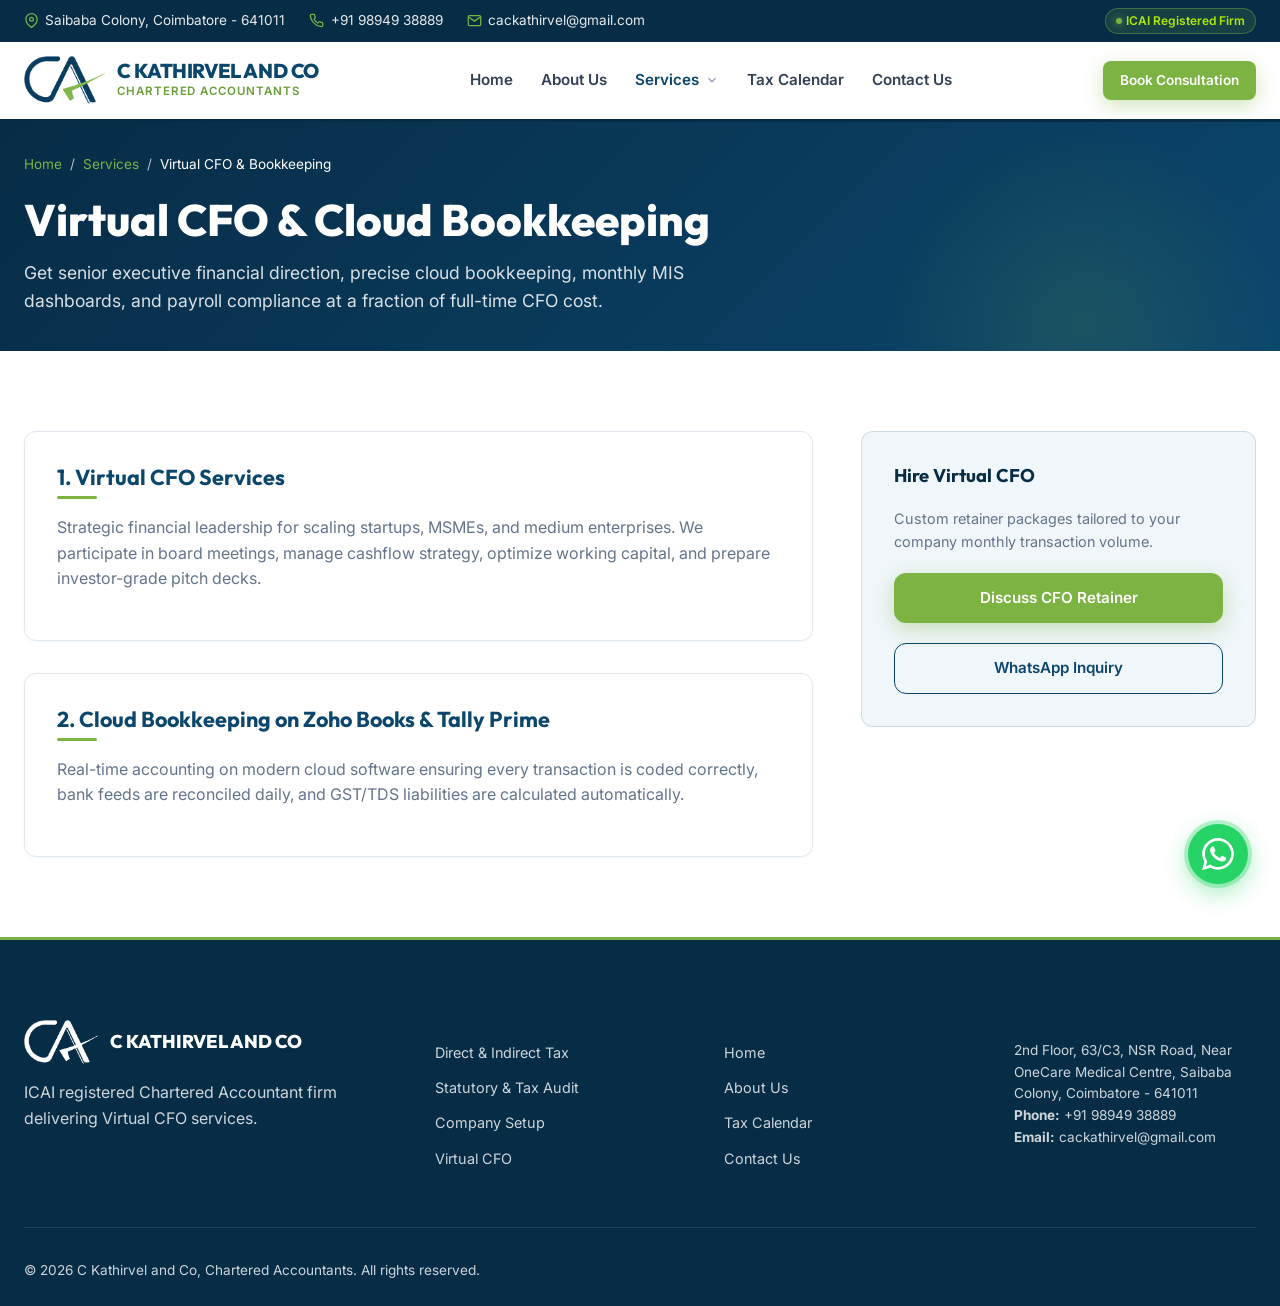
<file: virtual-cfo.html>
<!DOCTYPE html>
<html lang="en">
<head>
  <meta charset="UTF-8">
  <meta name="viewport" content="width=device-width, initial-scale=1.0">
  <title>Virtual CFO Services | C Kathirvel and Co CAs</title>
  <meta name="description" content="Strategic Virtual CFO services for growing SMEs and startups by C Kathirvel and Co. Financial planning, cash flow forecasting, and MIS reporting.">
  <meta name="robots" content="index, follow">

  <!-- Favicon & App Icons -->
  <link rel="icon" type="image/svg+xml" href="assets/favicon.svg">
  <link rel="alternate icon" href="favicon.svg">
  <link rel="apple-touch-icon" href="assets/favicon.png">

  <!-- Canonical URL -->
  <link rel="canonical" href="https://kathirvelandco.in/virtual-cfo.html">

  <!-- Open Graph / WhatsApp / Facebook -->
  <meta property="og:type" content="website">
  <meta property="og:site_name" content="C Kathirvel and Co, Chartered Accountants">
  <meta property="og:url" content="https://kathirvelandco.in/virtual-cfo.html">
  <meta property="og:title" content="Virtual CFO Services | C Kathirvel and Co CAs">
  <meta property="og:description" content="Strategic Virtual CFO services for growing SMEs and startups by C Kathirvel and Co. Financial planning, cash flow forecasting, and MIS reporting.">
  <meta property="og:image" content="https://kathirvelandco.in/assets/logo.png">
  <meta property="og:image:alt" content="C Kathirvel and Co Chartered Accountants">
  <meta property="og:locale" content="en_IN">

  <!-- Twitter Card -->
  <meta name="twitter:card" content="summary_large_image">
  <meta name="twitter:url" content="https://kathirvelandco.in/virtual-cfo.html">
  <meta name="twitter:title" content="Virtual CFO Services | C Kathirvel and Co CAs">
  <meta name="twitter:description" content="Strategic Virtual CFO services for growing SMEs and startups by C Kathirvel and Co. Financial planning, cash flow forecasting, and MIS reporting.">
  <meta name="twitter:image" content="https://kathirvelandco.in/assets/logo.png">

  <link rel="preconnect" href="https://fonts.googleapis.com">
  <link rel="preconnect" href="https://fonts.gstatic.com" crossorigin>
  <link href="https://fonts.googleapis.com/css2?family=Inter:wght@300;400;500;600;700&family=Outfit:wght@400;500;600;700;800&display=swap" rel="stylesheet">
  <link rel="stylesheet" href="css/style.css">
</head>
<body>

  <!-- TOP UTILITY BAR -->
  <div class="top-bar">
    <div class="container">
      <div class="top-info">
        <div class="top-info-item">
          <svg width="15" height="15" viewBox="0 0 24 24" fill="none" stroke="currentColor" stroke-width="2"><path d="M21 10c0 7-9 13-9 13s-9-6-9-13a9 9 0 0 1 18 0z"></path><circle cx="12" cy="10" r="3"></circle></svg>
          <span>Saibaba Colony, Coimbatore - 641011</span>
        </div>
        <div class="top-info-item">
          <svg width="15" height="15" viewBox="0 0 24 24" fill="none" stroke="currentColor" stroke-width="2"><path d="M22 16.92v3a2 2 0 0 1-2.18 2 19.79 19.79 0 0 1-8.63-3.07 19.5 19.5 0 0 1-6-6 19.79 19.79 0 0 1-3.07-8.67A2 2 0 0 1 4.11 2h3a2 2 0 0 1 2 1.72 12.84 12.84 0 0 0 .7 2.81 2 2 0 0 1-.45 2.11L8.09 9.91a16 16 0 0 0 6 6l1.27-1.27a2 2 0 0 1 2.11-.45 12.84 12.84 0 0 0 2.81.7A2 2 0 0 1 22 16.92z"></path></svg>
          <span>+91 98949 38889</span>
        </div>
        <div class="top-info-item">
          <svg width="15" height="15" viewBox="0 0 24 24" fill="none" stroke="currentColor" stroke-width="2"><path d="M4 4h16c1.1 0 2 .9 2 2v12c0 1.1-.9 2-2 2H4c-1.1 0-2-.9-2-2V6c0-1.1.9-2 2-2z"></path><polyline points="22,6 12,13 2,6"></polyline></svg>
          <span>cackathirvel@gmail.com</span>
        </div>
      </div>
      <div class="top-badge">
        <span>ICAI Registered Firm</span>
      </div>
    </div>
  </div>

  <!-- HEADER -->
  <header class="main-header">
    <div class="container header-wrapper">
      <a href="index.html" class="brand-logo">
        <img src="assets/logo.png" alt="CA Emblem">
        <div class="brand-text">
          <span class="brand-title">C KATHIRVEL AND CO</span>
          <span class="brand-subtitle">Chartered Accountants</span>
        </div>
      </a>

      <nav>
        <ul class="nav-menu">
          <li class="nav-item"><a href="index.html" class="nav-link">Home</a></li>
          <li class="nav-item"><a href="about.html" class="nav-link">About Us</a></li>
          
          <li class="nav-item has-dropdown">
            <a href="services.html" class="nav-link active">
              <span>Services</span>
              <svg width="14" height="14" viewBox="0 0 24 24" fill="none" stroke="currentColor" stroke-width="2.5"><polyline points="6 9 12 15 18 9"></polyline></svg>
            </a>
            <div class="dropdown-menu">
              <div class="dropdown-category">
                <div class="dropdown-category-title">
                  <svg width="16" height="16" viewBox="0 0 24 24" fill="none" stroke="currentColor" stroke-width="2"><line x1="18" y1="20" x2="18" y2="10"></line><line x1="12" y1="20" x2="12" y2="4"></line></svg>
                  <span>Virtual CFO</span>
                </div>
                <ul class="dropdown-list">
                  <li><a href="virtual-cfo.html#cfo" class="dropdown-link"><span>Outsourced Virtual CFO</span></a></li>
                  <li><a href="virtual-cfo.html#bookkeeping" class="dropdown-link"><span>Cloud Bookkeeping</span></a></li>
                </ul>
              </div>
            </div>
          </li>

          <li class="nav-item"><a href="compliance-calendar.html" class="nav-link">Tax Calendar</a></li>
          <li class="nav-item"><a href="contact.html" class="nav-link">Contact Us</a></li>
        </ul>
      </nav>

      <div class="nav-actions">
        <a href="contact.html" class="btn btn-primary btn-sm">Book Consultation</a>
        <button class="mobile-toggle" aria-label="Toggle menu">
          <span class="hamburger-line"></span>
          <span class="hamburger-line"></span>
          <span class="hamburger-line"></span>
        </button>
      </div>
    </div>
  </header>

  <!-- PAGE HERO -->
  <section class="page-hero">
    <div class="container">
      <ul class="breadcrumb">
        <li><a href="index.html">Home</a></li>
        <li>/</li>
        <li><a href="services.html">Services</a></li>
        <li>/</li>
        <li style="color:#FFFFFF;">Virtual CFO & Bookkeeping</li>
      </ul>
      <h1 class="page-title">Virtual CFO & Cloud Bookkeeping</h1>
      <p class="page-description">Get senior executive financial direction, precise cloud bookkeeping, monthly MIS dashboards, and payroll compliance at a fraction of full-time CFO cost.</p>
    </div>
  </section>

  <!-- DETAIL CONTENT -->
  <section class="section">
    <div class="container">
      <div class="detail-grid">
        <div class="detail-content">
          <div class="detail-block" id="cfo">
            <h3>1. Virtual CFO Services</h3>
            <p style="color:var(--neutral-600); margin-bottom:1rem;">Strategic financial leadership for scaling startups, MSMEs, and medium enterprises. We participate in board meetings, manage cashflow strategy, optimize working capital, and prepare investor-grade pitch decks.</p>
          </div>

          <div class="detail-block" id="bookkeeping">
            <h3>2. Cloud Bookkeeping on Zoho Books & Tally Prime</h3>
            <p style="color:var(--neutral-600); margin-bottom:1rem;">Real-time accounting on modern cloud software ensuring every transaction is coded correctly, bank feeds are reconciled daily, and GST/TDS liabilities are calculated automatically.</p>
          </div>
        </div>

        <div>
          <div class="sidebar-card">
            <h4>Hire Virtual CFO</h4>
            <p style="font-size:0.9rem; color:var(--neutral-600);">Custom retainer packages tailored to your company monthly transaction volume.</p>
            <a href="contact.html" class="btn btn-primary" style="width:100%;">Discuss CFO Retainer</a>
            <a href="https://wa.me/919894938889?text=Hello%20CA%20Team%2C%20I%20want%20to%20hire%20a%20Virtual%20CFO." target="_blank" class="btn btn-outline" style="width:100%;">WhatsApp Inquiry</a>
          </div>
        </div>
      </div>
    </div>
  </section>

  <!-- FOOTER -->
  <footer class="site-footer">
    <div class="container">
      <div class="footer-grid">
        <div class="footer-brand">
          <div style="display:flex; align-items:center; gap:0.75rem; margin-bottom:1rem;">
            <img src="assets/logo.png" alt="CA Emblem" style="height:44px; filter:brightness(0) invert(1);">
            <div style="color:#FFFFFF; font-family:'Outfit',sans-serif; font-size:1.15rem; font-weight:800;">C KATHIRVEL AND CO</div>
          </div>
          <p>ICAI registered Chartered Accountant firm delivering Virtual CFO services.</p>
        </div>

        <div>
          <h4>Practice Areas</h4>
          <ul class="footer-links">
            <li><a href="taxation.html">Direct & Indirect Tax</a></li>
            <li><a href="audit.html">Statutory & Tax Audit</a></li>
            <li><a href="corporate.html">Company Setup</a></li>
            <li><a href="virtual-cfo.html">Virtual CFO</a></li>
          </ul>
        </div>

        <div>
          <h4>Quick Links</h4>
          <ul class="footer-links">
            <li><a href="index.html">Home</a></li>
            <li><a href="about.html">About Us</a></li>
            <li><a href="compliance-calendar.html">Tax Calendar</a></li>
            <li><a href="contact.html">Contact Us</a></li>
          </ul>
        </div>

        <div>
          <h4>Office Contact</h4>
          <p style="font-size:0.85rem;">2nd Floor, 63/C3, NSR Road, Near OneCare Medical Centre, Saibaba Colony, Coimbatore - 641011</p>
          <p style="font-size:0.85rem;"><strong>Phone:</strong> +91 98949 38889</p>
          <p style="font-size:0.85rem;"><strong>Email:</strong> cackathirvel@gmail.com</p>
        </div>
      </div>

      <div class="footer-bottom">
        <div>© 2026 C Kathirvel and Co, Chartered Accountants. All rights reserved.</div>
      </div>
    </div>
  </footer>

  <!-- FLOATING WHATSAPP CHAT BUTTON -->
  <a href="https://wa.me/919894938889?text=Hello%20CA%20Team%2C%20I%20would%20like%20to%20inquire%20about%20your%20services." target="_blank" rel="noopener noreferrer" class="whatsapp-float" aria-label="Chat on WhatsApp">
    <span class="whatsapp-tooltip">Chat with CA Advisor</span>
    <div class="whatsapp-btn">
      <svg width="32" height="32" viewBox="0 0 24 24" fill="currentColor"><path d="M.057 24l1.687-6.163c-1.041-1.804-1.588-3.849-1.587-5.946.003-6.556 5.338-11.891 11.893-11.891 3.181.001 6.167 1.24 8.413 3.488 2.245 2.248 3.481 5.236 3.48 8.414-.003 6.557-5.338 11.892-11.893 11.892-1.99-.001-3.951-.5-5.688-1.448l-6.105 1.654zm6.597-3.807c1.676.995 3.276 1.591 5.392 1.592 5.448 0 9.886-4.434 9.889-9.885.002-5.462-4.415-9.89-9.881-9.892-5.452 0-9.887 4.434-9.889 9.884-.001 2.225.651 3.891 1.746 5.634l-.999 3.648 3.742-1.481zm11.387-5.464c-.074-.124-.272-.198-.57-.347-.297-.149-1.758-.868-2.031-.967-.272-.099-.47-.149-.669.149-.198.297-.768.967-.941 1.165-.173.198-.347.223-.644.074-.297-.149-1.255-.462-2.39-1.475-.883-.788-1.48-1.761-1.653-2.059-.173-.297-.018-.458.13-.606.134-.133.297-.347.446-.521.151-.172.2-.296.3-.495.099-.198.05-.372-.025-.521-.075-.148-.669-1.611-.916-2.206-.242-.579-.487-.501-.669-.51l-.57-.01c-.198 0-.52.074-.792.372s-1.04 1.016-1.04 2.479 1.065 2.876 1.213 3.074c.149.198 2.095 3.2 5.076 4.487.709.306 1.263.489 1.694.626.712.226 1.36.194 1.872.118.571-.085 1.758-.719 2.006-1.413.248-.695.248-1.29.173-1.414z"/></svg>
    </div>
  </a>

  <script src="js/app.js"></script>
</body>
</html>
</file>
<file: css/style.css>
/* ==========================================================================
   CHARTERED ACCOUNTANTS MULTI-PAGE DESIGN SYSTEM
   Base Colors: 
   - Logo Deep Navy: #0B466D
   - Logo Deep Navy Dark: #072C46
   - Logo Compliance Green: #7CB342
   - Logo Green Hover: #689F38
   - Pure White: #FFFFFF
   - Slate Light Background: #F8FAFC
   - WhatsApp Green: #25D366
   ========================================================================== */

@import url('https://fonts.googleapis.com/css2?family=Inter:wght@300;400;500;600;700&family=Outfit:wght@400;500;600;700;800&display=swap');

:root {
  /* Brand Color Tokens */
  --primary-navy: #0B466D;
  --primary-navy-dark: #072C46;
  --primary-navy-light: #125C8F;
  --primary-navy-subtle: #F0F6FA;
  
  --accent-green: #7CB342;
  --accent-green-dark: #689F38;
  --accent-green-light: #8BC34A;
  --accent-green-subtle: #F1F8E9;

  --whatsapp-green: #25D366;
  --whatsapp-dark: #128C7E;

  --neutral-100: #FFFFFF;
  --neutral-200: #F8FAFC;
  --neutral-300: #F1F5F9;
  --neutral-400: #E2E8F0;
  --neutral-500: #94A3B8;
  --neutral-600: #64748B;
  --neutral-700: #334155;
  --neutral-800: #1E293B;
  --neutral-900: #0F172A;

  /* Elevation Shadows */
  --shadow-sm: 0 1px 3px rgba(11, 70, 109, 0.05);
  --shadow-md: 0 4px 12px rgba(11, 70, 109, 0.08), 0 2px 4px rgba(11, 70, 109, 0.04);
  --shadow-lg: 0 12px 32px rgba(11, 70, 109, 0.12), 0 4px 8px rgba(11, 70, 109, 0.04);
  --shadow-xl: 0 24px 48px rgba(7, 44, 70, 0.18);
  --shadow-accent: 0 6px 20px rgba(124, 179, 66, 0.35);

  /* Borders & Radius */
  --radius-sm: 8px;
  --radius-md: 12px;
  --radius-lg: 20px;
  --radius-pill: 9999px;

  /* Transitions */
  --transition-fast: 0.2s cubic-bezier(0.4, 0, 0.2, 1);
  --transition-normal: 0.3s cubic-bezier(0.4, 0, 0.2, 1);

  /* Layout */
  --max-width: 1280px;
  --header-height: 80px;
}

/* Base Resets */
*, *::before, *::after {
  box-sizing: border-box;
  margin: 0;
  padding: 0;
}

html {
  scroll-behavior: smooth;
  font-size: 16px;
}

body {
  font-family: 'Inter', system-ui, -apple-system, sans-serif;
  color: var(--neutral-800);
  background-color: var(--neutral-100);
  line-height: 1.6;
  overflow-x: hidden;
  -webkit-font-smoothing: antialiased;
}

h1, h2, h3, h4, h5, h6 {
  font-family: 'Outfit', sans-serif;
  color: var(--primary-navy-dark);
  line-height: 1.25;
  font-weight: 700;
}

a {
  color: inherit;
  text-decoration: none;
}

img {
  max-width: 100%;
  height: auto;
  display: block;
}

button, input, select, textarea {
  font: inherit;
}

.container {
  width: 100%;
  max-width: var(--max-width);
  margin: 0 auto;
  padding: 0 1.5rem;
}

/* ==========================================================================
   UTILITY BAR & HEADER NAVIGATION WITH DROPDOWNS
   ========================================================================== */

.top-bar {
  background-color: var(--primary-navy-dark);
  color: rgba(255, 255, 255, 0.9);
  font-size: 0.85rem;
  padding: 0.5rem 0;
  border-bottom: none;
}

.top-bar .container {
  display: flex;
  justify-content: space-between;
  align-items: center;
  flex-wrap: wrap;
  gap: 1rem;
}

.top-info {
  display: flex;
  align-items: center;
  gap: 1.5rem;
}

.top-info-item {
  display: flex;
  align-items: center;
  gap: 0.4rem;
}

.top-info-item svg {
  color: var(--accent-green);
}

.top-badge {
  background-color: rgba(124, 179, 66, 0.15);
  color: #AEEA00;
  border: 1px solid rgba(124, 179, 66, 0.4);
  padding: 0.15rem 0.6rem;
  border-radius: var(--radius-pill);
  font-weight: 600;
  font-size: 0.75rem;
  display: inline-flex;
  align-items: center;
  gap: 0.3rem;
}

.top-badge::before {
  content: '';
  width: 6px;
  height: 6px;
  background-color: var(--accent-green);
  border-radius: 50%;
  display: inline-block;
  box-shadow: 0 0 8px var(--accent-green);
}

/* Main Navigation Header */
.main-header {
  position: sticky;
  top: 0;
  z-index: 1000;
  background-color: rgba(255, 255, 255, 0.96);
  backdrop-filter: blur(12px);
  -webkit-backdrop-filter: blur(12px);
  border-bottom: 3px solid var(--primary-navy-dark);
  height: var(--header-height);
  transition: var(--transition-normal);
}

.main-header.scrolled {
  box-shadow: var(--shadow-md);
  border-bottom: 3px solid var(--primary-navy-dark);
  height: 72px;
}

.header-wrapper {
  display: flex;
  justify-content: space-between;
  align-items: center;
  height: 100%;
}

.brand-logo {
  display: flex;
  align-items: center;
  gap: 0.75rem;
}

.brand-logo img {
  height: 48px;
  width: auto;
  object-fit: contain;
}

.brand-text {
  display: flex;
  flex-direction: column;
}

.brand-title {
  font-family: 'Outfit', sans-serif;
  font-size: 1.25rem;
  font-weight: 800;
  color: var(--primary-navy);
  letter-spacing: -0.02em;
  line-height: 1.1;
}

.brand-subtitle {
  font-size: 0.72rem;
  font-weight: 600;
  color: var(--accent-green-dark);
  text-transform: uppercase;
  letter-spacing: 0.08em;
}

/* Navigation Menu */
.nav-menu {
  display: flex;
  align-items: center;
  gap: 1.75rem;
  list-style: none;
}

.nav-item {
  position: relative;
}

.nav-link {
  font-size: 0.95rem;
  font-weight: 600;
  color: var(--neutral-700);
  transition: var(--transition-fast);
  padding: 1.5rem 0;
  display: inline-flex;
  align-items: center;
  gap: 0.35rem;
  cursor: pointer;
}

.nav-link:hover, .nav-link.active {
  color: var(--primary-navy);
}

.nav-link svg {
  transition: transform 0.2s ease;
  color: var(--neutral-500);
}

.nav-item:hover .nav-link svg, .nav-item.open .nav-link svg {
  transform: rotate(180deg);
  color: var(--accent-green-dark);
}

/* Mega Dropdown Menu for Services */
.dropdown-menu {
  position: absolute;
  top: 100%;
  left: -20px;
  background-color: #FFFFFF;
  border-radius: var(--radius-md);
  box-shadow: var(--shadow-xl);
  border: 1px solid var(--neutral-400);
  padding: 1.5rem;
  width: 720px;
  display: grid;
  grid-template-columns: repeat(3, 1fr);
  gap: 1.5rem;
  opacity: 0;
  visibility: hidden;
  transform: translateY(10px);
  transition: all 0.25s cubic-bezier(0.4, 0, 0.2, 1);
  z-index: 1100;
}

.nav-item:hover .dropdown-menu, .nav-item.open .dropdown-menu {
  opacity: 1;
  visibility: visible;
  transform: translateY(0);
}

.dropdown-category {
  display: flex;
  flex-direction: column;
  gap: 0.5rem;
}

.dropdown-category-title {
  font-family: 'Outfit', sans-serif;
  font-size: 0.875rem;
  font-weight: 700;
  color: var(--primary-navy);
  text-transform: uppercase;
  letter-spacing: 0.05em;
  padding-bottom: 0.35rem;
  border-bottom: 2px solid var(--accent-green-subtle);
  display: flex;
  align-items: center;
  gap: 0.4rem;
}

.dropdown-category-title svg {
  color: var(--accent-green-dark);
}

.dropdown-list {
  list-style: none;
  display: flex;
  flex-direction: column;
  gap: 0.35rem;
}

.dropdown-link {
  font-size: 0.85rem;
  color: var(--neutral-700);
  padding: 0.4rem 0.6rem;
  border-radius: var(--radius-sm);
  transition: var(--transition-fast);
  display: flex;
  align-items: center;
  justify-content: space-between;
}

.dropdown-link:hover {
  background-color: var(--primary-navy-subtle);
  color: var(--primary-navy-dark);
  font-weight: 600;
  padding-left: 0.8rem;
}

.dropdown-link .badge-mini {
  font-size: 0.65rem;
  font-weight: 700;
  background-color: var(--accent-green-subtle);
  color: var(--accent-green-dark);
  padding: 0.1rem 0.4rem;
  border-radius: var(--radius-pill);
}

.nav-actions {
  display: flex;
  align-items: center;
  gap: 1rem;
}



/* ==========================================================================
   BUTTONS & BADGES SYSTEM
   ========================================================================== */

.btn {
  display: inline-flex;
  align-items: center;
  justify-content: center;
  gap: 0.6rem;
  padding: 0.75rem 1.5rem;
  border-radius: var(--radius-md);
  font-weight: 600;
  font-size: 0.95rem;
  cursor: pointer;
  transition: var(--transition-normal);
  border: 1px solid transparent;
  outline: none;
  white-space: nowrap;
}

.btn-primary {
  background-color: var(--accent-green);
  color: #FFFFFF;
  box-shadow: var(--shadow-accent);
}

.btn-primary:hover {
  background-color: var(--accent-green-dark);
  transform: translateY(-2px);
  box-shadow: 0 8px 24px rgba(124, 179, 66, 0.45);
}

.btn-navy {
  background-color: var(--primary-navy);
  color: #FFFFFF;
  box-shadow: var(--shadow-md);
}

.btn-navy:hover {
  background-color: var(--primary-navy-dark);
  transform: translateY(-2px);
  box-shadow: var(--shadow-lg);
}

.btn-outline {
  background-color: transparent;
  border-color: var(--primary-navy);
  color: var(--primary-navy);
}

.btn-outline:hover {
  background-color: var(--primary-navy-subtle);
  color: var(--primary-navy-dark);
  transform: translateY(-2px);
}

.btn-outline-white {
  background-color: transparent;
  border-color: rgba(255, 255, 255, 0.4);
  color: #FFFFFF;
}

.btn-outline-white:hover {
  background-color: rgba(255, 255, 255, 0.1);
  border-color: #FFFFFF;
}

.btn-sm {
  padding: 0.45rem 1rem;
  font-size: 0.85rem;
  border-radius: var(--radius-sm);
}

.btn-lg {
  padding: 0.95rem 2rem;
  font-size: 1.05rem;
  border-radius: var(--radius-md);
}

/* ==========================================================================
   FLOATING WHATSAPP BUTTON (ALL PAGES)
   ========================================================================== */

.whatsapp-float {
  position: fixed;
  bottom: 2rem;
  right: 2rem;
  z-index: 2500;
  display: flex;
  align-items: center;
  gap: 0.75rem;
  text-decoration: none;
}

.whatsapp-btn {
  width: 60px;
  height: 60px;
  background-color: var(--whatsapp-green);
  color: #FFFFFF;
  border-radius: 50%;
  display: flex;
  align-items: center;
  justify-content: center;
  box-shadow: 0 8px 24px rgba(37, 211, 102, 0.45);
  transition: transform 0.3s cubic-bezier(0.34, 1.56, 0.64, 1);
  position: relative;
}

.whatsapp-btn::before {
  content: '';
  position: absolute;
  top: -4px;
  left: -4px;
  right: -4px;
  bottom: -4px;
  border-radius: 50%;
  background-color: rgba(37, 211, 102, 0.3);
  animation: pulse-ring 2s infinite;
  z-index: -1;
}

@keyframes pulse-ring {
  0% { transform: scale(0.95); opacity: 0.8; }
  50% { transform: scale(1.25); opacity: 0; }
  100% { transform: scale(0.95); opacity: 0; }
}

.whatsapp-btn:hover {
  transform: scale(1.1) rotate(6deg);
  background-color: var(--whatsapp-dark);
}

.whatsapp-tooltip {
  background-color: var(--primary-navy-dark);
  color: #FFFFFF;
  padding: 0.5rem 1rem;
  border-radius: var(--radius-pill);
  font-size: 0.825rem;
  font-weight: 600;
  box-shadow: var(--shadow-lg);
  white-space: nowrap;
  opacity: 0;
  visibility: hidden;
  transform: translateX(10px);
  transition: var(--transition-fast);
  border-left: 3px solid var(--whatsapp-green);
}

.whatsapp-float:hover .whatsapp-tooltip {
  opacity: 1;
  visibility: visible;
  transform: translateX(0);
}

/* ==========================================================================
   PAGE HERO & BREADCRUMB HEADERS (FOR SUB-PAGES)
   ========================================================================== */

.page-hero {
  background: linear-gradient(135deg, #072C46 0%, #0B466D 100%);
  color: #FFFFFF;
  padding: 2rem 0 2.25rem 0;
  position: relative;
  overflow: hidden;
}

.page-hero::before {
  content: '';
  position: absolute;
  top: 0;
  right: 0;
  width: 400px;
  height: 400px;
  background: radial-gradient(circle, rgba(124, 179, 66, 0.15) 0%, transparent 70%);
  pointer-events: none;
}

.breadcrumb {
  display: flex;
  align-items: center;
  gap: 0.5rem;
  font-size: 0.85rem;
  color: rgba(255, 255, 255, 0.7);
  margin-bottom: 1rem;
  list-style: none;
}

.breadcrumb a {
  color: var(--accent-green);
  transition: var(--transition-fast);
}

.breadcrumb a:hover {
  color: #FFFFFF;
}

.page-title {
  font-size: 2.75rem;
  color: #FFFFFF;
  font-weight: 800;
  margin-bottom: 0.75rem;
}

.page-description {
  font-size: 1.1rem;
  color: rgba(255, 255, 255, 0.85);
  max-width: 700px;
  line-height: 1.6;
}

/* ==========================================================================
   SECTION & CONTENT STYLES
   ========================================================================== */

.section {
  padding: 5rem 0;
}

.section-bg-light {
  background-color: var(--neutral-200);
}

.section-header {
  text-align: center;
  max-width: 720px;
  margin: 0 auto 3.5rem auto;
}

.section-tag {
  display: inline-block;
  font-size: 0.825rem;
  font-weight: 700;
  text-transform: uppercase;
  letter-spacing: 0.1em;
  color: var(--accent-green-dark);
  background-color: var(--accent-green-subtle);
  padding: 0.3rem 0.8rem;
  border-radius: var(--radius-pill);
  margin-bottom: 0.75rem;
}

.section-title {
  font-size: 2.25rem;
  font-weight: 800;
  color: var(--primary-navy-dark);
  margin-bottom: 0.75rem;
  letter-spacing: -0.02em;
}

.section-description {
  font-size: 1.05rem;
  color: var(--neutral-600);
}

/* Hero Section Specifics for Index */
.hero-section {
  position: relative;
  background: linear-gradient(135deg, #072C46 0%, #0B466D 60%, #0A3A5C 100%);
  color: #FFFFFF;
  padding: 4rem 0 4.5rem 0;
  min-height: calc(100vh - var(--header-height) - 38px);
  display: flex;
  align-items: center;
  overflow: hidden;
}

.hero-grid {
  display: flex;
  justify-content: center;
  width: 100%;
  position: relative;
  z-index: 2;
}

.hero-content {
  max-width: 860px;
  text-align: center;
  margin: 0 auto;
}

.hero-pill {
  display: inline-flex;
  align-items: center;
  gap: 0.5rem;
  background: rgba(255, 255, 255, 0.1);
  backdrop-filter: blur(8px);
  border: 1px solid rgba(255, 255, 255, 0.2);
  padding: 0.35rem 1rem;
  border-radius: var(--radius-pill);
  font-size: 0.85rem;
  font-weight: 600;
  color: #FFFFFF;
  margin-bottom: 1.5rem;
}

.hero-pill .dot {
  width: 8px;
  height: 8px;
  background-color: var(--accent-green);
  border-radius: 50%;
  box-shadow: 0 0 10px var(--accent-green);
}

.hero-title {
  font-size: 3.2rem;
  font-weight: 800;
  color: #FFFFFF;
  letter-spacing: -0.03em;
  line-height: 1.15;
  margin-bottom: 1.25rem;
}

.hero-title span {
  color: var(--accent-green);
}

.hero-subtitle {
  font-size: 1.15rem;
  color: rgba(255, 255, 255, 0.85);
  margin: 0 auto 2rem auto;
  max-width: 760px;
  line-height: 1.6;
}

.hero-stats {
  display: grid;
  grid-template-columns: repeat(3, 1fr);
  gap: 1.5rem;
  width: 100%;
  max-width: 720px;
  margin: 0 auto;
  padding-top: 1.5rem;
  border-top: 1px solid rgba(255, 255, 255, 0.15);
}

.stat-number {
  font-family: 'Outfit', sans-serif;
  font-size: 2rem;
  font-weight: 800;
  color: #FFFFFF;
}

.stat-number span {
  color: var(--accent-green);
}

.stat-label {
  font-size: 0.825rem;
  color: rgba(255, 255, 255, 0.7);
}

/* Services Grid & Cards */
.services-grid {
  display: grid;
  grid-template-columns: repeat(auto-fit, minmax(340px, 1fr));
  gap: 2rem;
}

.service-card {
  background-color: #FFFFFF;
  border-radius: var(--radius-md);
  padding: 2.25rem;
  box-shadow: var(--shadow-sm);
  border: 1px solid var(--neutral-400);
  transition: var(--transition-normal);
  display: flex;
  flex-direction: column;
  justify-content: space-between;
  position: relative;
  overflow: hidden;
}

.service-card::before {
  content: '';
  position: absolute;
  top: 0;
  left: 0;
  width: 100%;
  height: 4px;
  background: linear-gradient(90deg, var(--primary-navy) 0%, var(--accent-green) 100%);
  opacity: 0;
  transition: var(--transition-fast);
}

.service-card:hover {
  transform: translateY(-6px);
  box-shadow: var(--shadow-lg);
  border-color: rgba(11, 70, 109, 0.2);
}

.service-card:hover::before {
  opacity: 1;
}

.service-icon-box {
  width: 56px;
  height: 56px;
  background-color: var(--primary-navy-subtle);
  color: var(--primary-navy);
  border-radius: var(--radius-sm);
  display: flex;
  align-items: center;
  justify-content: center;
  font-size: 1.5rem;
  margin-bottom: 1.5rem;
  transition: var(--transition-fast);
}

.service-card:hover .service-icon-box {
  background-color: var(--accent-green-subtle);
  color: var(--accent-green-dark);
}

.service-title {
  font-size: 1.35rem;
  font-weight: 700;
  color: var(--primary-navy-dark);
  margin-bottom: 0.75rem;
}

.service-desc {
  font-size: 0.95rem;
  color: var(--neutral-600);
  margin-bottom: 1.5rem;
}

.service-tags {
  display: flex;
  flex-wrap: wrap;
  gap: 0.5rem;
  margin-bottom: 1.5rem;
}

.service-tag {
  font-size: 0.75rem;
  font-weight: 600;
  background-color: var(--neutral-300);
  color: var(--neutral-700);
  padding: 0.2rem 0.6rem;
  border-radius: var(--radius-pill);
}

/* ==========================================================================
   ENTERPRISE EXCELLENCE / FEATURE SHOWCASE COMPONENT
   ========================================================================== */

.enterprise-grid {
  display: grid;
  grid-template-columns: 1fr 1fr;
  gap: 4rem;
  align-items: center;
}

.enterprise-media {
  position: relative;
  width: 100%;
}

.enterprise-img-wrapper {
  position: relative;
  border-radius: 20px;
  overflow: hidden;
  box-shadow: var(--shadow-xl);
  background-color: var(--neutral-300);
}

.enterprise-img {
  width: 100%;
  height: auto;
  aspect-ratio: 1 / 1;
  object-fit: cover;
  object-position: center top;
  display: block;
  transition: transform var(--transition-normal);
}

.enterprise-img-wrapper:hover .enterprise-img {
  transform: scale(1.02);
}

/* Floating Trust Badge */
.enterprise-badge {
  position: absolute;
  bottom: 1.5rem;
  left: 1.5rem;
  background: rgba(255, 255, 255, 0.95);
  backdrop-filter: blur(10px);
  -webkit-backdrop-filter: blur(10px);
  border: 1px solid rgba(255, 255, 255, 0.8);
  border-radius: var(--radius-md);
  padding: 0.85rem 1.25rem;
  display: flex;
  align-items: center;
  gap: 0.85rem;
  box-shadow: 0 12px 30px rgba(7, 44, 70, 0.16);
  max-width: calc(100% - 3rem);
  z-index: 2;
}

.enterprise-badge-icon {
  width: 40px;
  height: 40px;
  border-radius: 10px;
  background-color: var(--accent-green-subtle);
  color: var(--accent-green-dark);
  display: flex;
  align-items: center;
  justify-content: center;
  flex-shrink: 0;
}

.enterprise-badge-title {
  font-family: 'Outfit', sans-serif;
  font-size: 0.95rem;
  font-weight: 700;
  color: var(--primary-navy-dark);
  line-height: 1.2;
}

.enterprise-badge-sub {
  font-size: 0.8rem;
  color: var(--neutral-600);
}

/* Content block */
.enterprise-content {
  display: flex;
  flex-direction: column;
}

.enterprise-desc {
  color: var(--neutral-600);
  margin-bottom: 2rem;
  font-size: 1.05rem;
  line-height: 1.6;
}

.enterprise-features {
  display: flex;
  flex-direction: column;
  gap: 1.25rem;
}

.enterprise-feature-item {
  display: flex;
  gap: 1.1rem;
  align-items: flex-start;
  padding: 0.75rem 1rem;
  border-radius: var(--radius-sm);
  background-color: transparent;
  transition: all var(--transition-fast);
}

.enterprise-feature-item:hover {
  background-color: rgba(255, 255, 255, 0.8);
  transform: translateX(4px);
}

.enterprise-feature-icon {
  width: 44px;
  height: 44px;
  border-radius: 10px;
  background-color: var(--accent-green-subtle);
  color: var(--accent-green-dark);
  display: flex;
  align-items: center;
  justify-content: center;
  flex-shrink: 0;
  box-shadow: 0 2px 6px rgba(124, 179, 66, 0.18);
}

.enterprise-feature-title {
  font-size: 1.05rem;
  font-weight: 700;
  color: var(--primary-navy-dark);
  margin-bottom: 0.25rem;
}

.enterprise-feature-desc {
  font-size: 0.9rem;
  color: var(--neutral-600);
  line-height: 1.5;
}

/* About Page Profile Grid */
.profile-grid {
  display: grid;
  grid-template-columns: 1.2fr 0.8fr;
  gap: 4rem;
  align-items: center;
}

.profile-cards-grid {
  display: grid;
  grid-template-columns: 1fr 1fr;
  gap: 1.5rem;
}

.profile-img-wrapper {
  position: relative;
  border-radius: 20px;
  overflow: hidden;
  box-shadow: var(--shadow-xl);
}

.profile-img {
  width: 100%;
  height: auto;
  aspect-ratio: 1 / 1;
  object-fit: cover;
  display: block;
}

/* Service Detail Page Layouts */
.detail-grid {
  display: grid;
  grid-template-columns: 2fr 1fr;
  gap: 3rem;
}

.detail-content {
  display: flex;
  flex-direction: column;
  gap: 2rem;
}

.detail-block {
  background-color: #FFFFFF;
  border-radius: var(--radius-md);
  padding: 2rem;
  border: 1px solid var(--neutral-400);
  box-shadow: var(--shadow-sm);
}

.detail-block h3 {
  font-size: 1.35rem;
  color: var(--primary-navy);
  margin-bottom: 1rem;
  position: relative;
  padding-bottom: 0.5rem;
}

.detail-block h3::after {
  content: '';
  position: absolute;
  bottom: 0;
  left: 0;
  width: 40px;
  height: 3px;
  background-color: var(--accent-green);
  border-radius: 2px;
}

.feature-list {
  list-style: none;
  display: flex;
  flex-direction: column;
  gap: 0.75rem;
  margin-top: 1rem;
}

.feature-list-item {
  display: flex;
  align-items: flex-start;
  gap: 0.75rem;
  font-size: 0.95rem;
}

.feature-list-item svg {
  color: var(--accent-green-dark);
  flex-shrink: 0;
  margin-top: 0.2rem;
}

.sidebar-card {
  background-color: var(--primary-navy-subtle);
  border-radius: var(--radius-md);
  padding: 2rem;
  border: 1px solid rgba(11, 70, 109, 0.15);
  display: flex;
  flex-direction: column;
  gap: 1.25rem;
  position: sticky;
  top: 100px;
}

.sidebar-card h4 {
  font-size: 1.15rem;
  color: var(--primary-navy-dark);
}

/* Compliance Calendar Section */
.calendar-filters {
  display: flex;
  justify-content: center;
  gap: 0.75rem;
  margin-bottom: 2.5rem;
  flex-wrap: wrap;
}

.cal-filter-btn {
  padding: 0.6rem 1.25rem;
  border-radius: var(--radius-pill);
  border: 1px solid var(--neutral-400);
  background-color: #FFFFFF;
  font-weight: 600;
  font-size: 0.9rem;
  color: var(--neutral-700);
  cursor: pointer;
  transition: var(--transition-fast);
}

.cal-filter-btn.active {
  background-color: var(--primary-navy);
  color: #FFFFFF;
  border-color: var(--primary-navy);
}

.calendar-grid {
  display: grid;
  grid-template-columns: repeat(auto-fill, minmax(300px, 1fr));
  gap: 1.5rem;
}

.cal-card {
  background-color: #FFFFFF;
  border-radius: var(--radius-md);
  padding: 1.5rem;
  border: 1px solid var(--neutral-400);
  box-shadow: var(--shadow-sm);
  display: flex;
  align-items: flex-start;
  gap: 1.25rem;
  transition: var(--transition-fast);
}

.cal-card:hover {
  transform: translateY(-4px);
  box-shadow: var(--shadow-md);
  border-color: var(--accent-green);
}

.cal-date-badge {
  background-color: var(--primary-navy);
  color: #FFFFFF;
  border-radius: var(--radius-sm);
  padding: 0.6rem;
  text-align: center;
  min-width: 64px;
  flex-shrink: 0;
}

.cal-date-badge .day {
  font-family: 'Outfit', sans-serif;
  font-size: 1.5rem;
  font-weight: 800;
  line-height: 1;
}

.cal-date-badge .month {
  font-size: 0.725rem;
  font-weight: 700;
  text-transform: uppercase;
  color: var(--accent-green);
}

/* Document Checklist Specifics */
.checklist-selector {
  display: flex;
  gap: 0.75rem;
  flex-wrap: wrap;
  margin-bottom: 1.5rem;
}

.checklist-chip {
  padding: 0.5rem 1.25rem;
  border-radius: var(--radius-pill);
  background-color: var(--neutral-300);
  border: 1px solid var(--neutral-400);
  font-size: 0.9rem;
  font-weight: 600;
  color: var(--neutral-700);
  cursor: pointer;
  transition: var(--transition-fast);
}

.checklist-chip.active {
  background-color: var(--primary-navy);
  color: #FFFFFF;
  border-color: var(--primary-navy);
}

.doc-list {
  display: grid;
  grid-template-columns: repeat(auto-fill, minmax(280px, 1fr));
  gap: 1.25rem;
  list-style: none;
}

.doc-item {
  background-color: #FFFFFF;
  padding: 1rem 1.25rem;
  border-radius: var(--radius-sm);
  display: flex;
  align-items: center;
  gap: 0.75rem;
  font-size: 0.925rem;
  border-left: 4px solid var(--accent-green);
  box-shadow: var(--shadow-sm);
}

/* Testimonials */
.testimonials-grid {
  display: grid;
  grid-template-columns: repeat(auto-fit, minmax(320px, 1fr));
  gap: 2rem;
}

.testimonial-card {
  background-color: #FFFFFF;
  border-radius: var(--radius-md);
  padding: 2rem;
  box-shadow: var(--shadow-sm);
  border: 1px solid var(--neutral-400);
  display: flex;
  flex-direction: column;
  justify-content: space-between;
}

.stars {
  color: #FFC107;
  font-size: 1.1rem;
  margin-bottom: 1rem;
}

.testimonial-quote {
  font-size: 0.95rem;
  color: var(--neutral-700);
  font-style: italic;
  margin-bottom: 1.5rem;
}

.client-profile {
  display: flex;
  align-items: center;
  gap: 0.75rem;
}

.client-avatar {
  width: 44px;
  height: 44px;
  border-radius: 50%;
  background-color: var(--primary-navy);
  color: #FFFFFF;
  font-weight: 700;
  display: flex;
  align-items: center;
  justify-content: center;
}

/* FAQ Accordion */
.faq-search-box {
  max-width: 500px;
  margin: 0 auto 2.5rem auto;
  position: relative;
}

.faq-search-input {
  width: 100%;
  padding: 0.85rem 1.25rem 0.85rem 2.75rem;
  border-radius: var(--radius-pill);
  border: 1.5px solid var(--neutral-400);
  font-size: 0.95rem;
}

.faq-search-icon {
  position: absolute;
  left: 1rem;
  top: 50%;
  transform: translateY(-50%);
  color: var(--neutral-500);
}

.faq-accordion {
  max-width: 800px;
  margin: 0 auto;
  display: flex;
  flex-direction: column;
  gap: 1rem;
}

.faq-item {
  background-color: #FFFFFF;
  border-radius: var(--radius-sm);
  border: 1px solid var(--neutral-400);
  overflow: hidden;
}

.faq-question {
  width: 100%;
  padding: 1.25rem 1.5rem;
  background: none;
  border: none;
  display: flex;
  justify-content: space-between;
  align-items: center;
  font-family: 'Outfit', sans-serif;
  font-size: 1.05rem;
  font-weight: 600;
  color: var(--primary-navy-dark);
  text-align: left;
  cursor: pointer;
}

.faq-answer {
  max-height: 0;
  overflow: hidden;
  transition: max-height 0.3s ease-out;
  padding: 0 1.5rem;
  color: var(--neutral-600);
  font-size: 0.95rem;
  line-height: 1.6;
}

.faq-item.active .faq-answer {
  padding: 0 1.5rem 1.5rem 1.5rem;
}

/* Booking Form */
.booking-section {
  background: linear-gradient(135deg, #072C46 0%, #0B466D 100%);
  color: #FFFFFF;
}

.booking-grid {
  display: grid;
  grid-template-columns: 1fr 1fr;
  gap: 4rem;
  align-items: center;
}

.booking-card {
  background-color: #FFFFFF;
  border-radius: var(--radius-lg);
  padding: 2.5rem;
  box-shadow: var(--shadow-xl);
  color: var(--neutral-800);
}

.form-group {
  display: flex;
  flex-direction: column;
  gap: 0.4rem;
}

.form-label {
  font-size: 0.9rem;
  font-weight: 600;
  color: var(--neutral-700);
}

.form-input {
  width: 100%;
  padding: 0.75rem 1rem;
  border: 1.5px solid var(--neutral-400);
  border-radius: var(--radius-sm);
  font-size: 0.95rem;
  color: var(--neutral-900);
  background-color: #FFFFFF;
}

.form-input:focus {
  outline: none;
  border-color: var(--primary-navy);
  box-shadow: 0 0 0 3px rgba(11, 70, 109, 0.15);
}

/* Custom Flatpickr & Date Input Styling */
.date-input-wrap {
  position: relative;
  width: 100%;
  height: 46px;
  cursor: pointer;
  transition: transform 0.15s ease;
}

.date-input-wrap:hover {
  transform: translateY(-1px);
}

.date-input-wrap .form-input,
.date-input-wrap input.flatpickr-input,
.date-input-wrap input[type="date"] {
  width: 100%;
  height: 46px !important;
  min-height: 46px !important;
  box-sizing: border-box !important;
  cursor: pointer !important;
  background-color: #FFFFFF !important;
  padding: 0 2.25rem 0 0.75rem !important;
  font-size: 0.875rem !important;
  line-height: normal;
  border: 1.5px solid var(--neutral-400);
  border-radius: var(--radius-sm);
  transition: border-color 0.2s ease, box-shadow 0.2s ease;
}

.date-input-wrap:hover .form-input,
.date-input-wrap:hover input.flatpickr-input,
.date-input-wrap:hover input[type="date"] {
  border-color: var(--primary-navy);
}

.date-input-icon {
  position: absolute;
  right: 0.75rem;
  top: 50%;
  transform: translateY(-50%);
  color: var(--primary-navy);
  pointer-events: none;
  transition: transform 0.2s ease, color 0.2s ease;
}

.date-input-wrap:hover .date-input-icon {
  transform: translateY(-50%) scale(1.1);
  color: var(--accent-green);
}

.flatpickr-calendar {
  width: 280px !important;
  border-radius: var(--radius-md) !important;
  box-shadow: 0 12px 30px rgba(11, 70, 109, 0.22) !important;
  border: 1px solid var(--neutral-400) !important;
  font-family: 'Inter', sans-serif !important;
  font-size: 0.85rem !important;
  z-index: 99999 !important;
  animation: fpFadeIn 0.18s cubic-bezier(0.16, 1, 0.3, 1) forwards !important;
}

@keyframes fpFadeIn {
  from { opacity: 0; transform: scale(0.97) translateY(-4px); }
  to { opacity: 1; transform: scale(1) translateY(0); }
}

.flatpickr-rContainer, .flatpickr-days, .dayContainer {
  width: 280px !important;
  min-width: 280px !important;
  max-width: 280px !important;
}

.flatpickr-day {
  max-width: 36px !important;
  height: 34px !important;
  line-height: 34px !important;
  font-size: 0.825rem !important;
  border-radius: 8px !important;
  transition: all 0.12s ease !important;
}

.flatpickr-months {
  padding: 0.2rem 0.4rem !important;
  background-color: var(--primary-navy-dark) !important;
  color: #FFFFFF !important;
  border-top-left-radius: var(--radius-md);
  border-top-right-radius: var(--radius-md);
  height: 36px !important;
}

.flatpickr-months .flatpickr-month {
  color: #FFFFFF !important;
  fill: #FFFFFF !important;
  height: 32px !important;
}

.flatpickr-current-month {
  padding: 0.2rem 0 0 0 !important;
  font-size: 0.85rem !important;
}

.flatpickr-current-month .flatpickr-monthDropdown-months {
  color: #FFFFFF !important;
  background-color: var(--primary-navy-dark) !important;
  font-size: 0.825rem !important;
}

.flatpickr-current-month input.cur-year {
  color: #FFFFFF !important;
  font-size: 0.825rem !important;
}

.flatpickr-months .flatpickr-prev-month, 
.flatpickr-months .flatpickr-next-month {
  color: #FFFFFF !important;
  fill: #FFFFFF !important;
  padding: 6px !important;
  height: 32px !important;
}

.flatpickr-weekday {
  font-size: 0.725rem !important;
  font-weight: 600 !important;
  color: var(--neutral-600) !important;
}

.flatpickr-day.selected, 
.flatpickr-day.startRange, 
.flatpickr-day.endRange, 
.flatpickr-day.selected:focus, 
.flatpickr-day.selected:hover {
  background: var(--accent-green) !important;
  border-color: var(--accent-green) !important;
  color: #FFFFFF !important;
  font-weight: 700 !important;
}

.flatpickr-day.today {
  border-color: var(--primary-navy) !important;
  color: var(--primary-navy) !important;
  font-weight: 700 !important;
}

.flatpickr-day:hover {
  background: var(--primary-navy-subtle) !important;
}

/* Minimalist Time Slot Picker Grid */
.slot-picker-grid {
  display: grid;
  grid-template-columns: repeat(3, 1fr);
  gap: 0.5rem;
  width: 100%;
}

.slot-chip {
  background-color: #FFFFFF;
  border: 1.5px solid var(--neutral-400);
  border-radius: var(--radius-sm);
  padding: 0.35rem 0.45rem;
  height: 46px;
  min-height: 46px;
  box-sizing: border-box;
  display: flex;
  flex-direction: column;
  align-items: center;
  justify-content: center;
  text-align: center;
  cursor: pointer;
  transition: var(--transition-fast);
  user-select: none;
}

.slot-chip:hover {
  border-color: var(--primary-navy);
  background-color: var(--primary-navy-subtle);
}

.slot-chip.active {
  background-color: var(--primary-navy-subtle);
  border-color: var(--accent-green-dark);
  box-shadow: 0 0 0 2px rgba(124, 179, 66, 0.35);
}

.slot-chip .slot-info {
  display: flex;
  flex-direction: column;
  line-height: 1.2;
  align-items: center;
}

.slot-chip .slot-title {
  font-size: 0.8rem;
  font-weight: 700;
  color: var(--primary-navy-dark);
}

.slot-chip .slot-time {
  font-size: 0.675rem;
  color: var(--neutral-600);
}

/* Footer */
.site-footer {
  background-color: var(--primary-navy-dark);
  color: rgba(255, 255, 255, 0.8);
  padding: 5rem 0 2rem 0;
  border-top: 3px solid var(--accent-green);
}

.footer-grid {
  display: grid;
  grid-template-columns: 1.5fr repeat(3, 1fr);
  gap: 3rem;
  margin-bottom: 3.5rem;
}

.footer-links {
  list-style: none;
  display: flex;
  flex-direction: column;
  gap: 0.6rem;
}

.footer-links a {
  font-size: 0.9rem;
  transition: var(--transition-fast);
}

.footer-links a:hover {
  color: var(--accent-green);
  padding-left: 4px;
}

.footer-bottom {
  border-top: 1px solid rgba(255, 255, 255, 0.1);
  padding-top: 2rem;
  display: flex;
  justify-content: space-between;
  align-items: center;
  flex-wrap: wrap;
  gap: 1rem;
  font-size: 0.85rem;
}

/* Toast Notification */
.toast-container {
  position: fixed;
  bottom: 2rem;
  right: 6rem;
  z-index: 3000;
}

.toast {
  background-color: var(--primary-navy-dark);
  color: #FFFFFF;
  padding: 1rem 1.5rem;
  border-radius: var(--radius-md);
  box-shadow: var(--shadow-lg);
  border-left: 4px solid var(--accent-green);
  display: flex;
  align-items: center;
  gap: 0.75rem;
  font-size: 0.9rem;
}

/* ==========================================================================
   RESPONSIVE DESIGN (TABLETS & SMARTPHONES)
   Comprehensive mobile-first optimization for all screen sizes.
   ========================================================================== */

/* Body scroll lock when mobile menu is open */
body.menu-open {
  overflow: hidden;
  position: fixed;
  width: 100%;
  touch-action: none;
}

/* Animated Hamburger → X Icon (mobile toggle) */
.mobile-toggle {
  display: none;
  flex-direction: column;
  align-items: center;
  justify-content: center;
  width: 44px;
  height: 44px;
  border-radius: var(--radius-sm);
  background-color: var(--neutral-200);
  color: var(--primary-navy);
  border: none;
  cursor: pointer;
  position: relative;
  -webkit-tap-highlight-color: transparent;
}

.mobile-toggle .hamburger-line {
  display: block;
  width: 20px;
  height: 2px;
  background-color: var(--primary-navy);
  border-radius: 2px;
  transition: transform 0.3s ease, opacity 0.3s ease;
  position: absolute;
}

.mobile-toggle .hamburger-line:nth-child(1) { transform: translateY(-6px); }
.mobile-toggle .hamburger-line:nth-child(2) { transform: translateY(0); }
.mobile-toggle .hamburger-line:nth-child(3) { transform: translateY(6px); }

.mobile-toggle.active .hamburger-line:nth-child(1) {
  transform: rotate(45deg);
}
.mobile-toggle.active .hamburger-line:nth-child(2) {
  opacity: 0;
}
.mobile-toggle.active .hamburger-line:nth-child(3) {
  transform: rotate(-45deg);
}

/* ================================================================
   TABLETS & SMALL LAPTOPS (max-width: 1024px)
   ================================================================ */
@media (max-width: 1024px) {
  .hero-grid, .detail-grid, .booking-grid {
    grid-template-columns: 1fr;
    gap: 2.25rem;
  }

  .sidebar-card {
    position: static;
  }

  .footer-grid {
    grid-template-columns: 1fr 1fr;
    gap: 2rem;
  }

  .dropdown-menu {
    width: 100%;
    max-width: 600px;
    grid-template-columns: 1fr 1fr;
  }

  .services-grid {
    grid-template-columns: repeat(2, 1fr);
  }

  .enterprise-grid,
  .profile-grid {
    grid-template-columns: 1fr;
    gap: 3rem;
  }

  .enterprise-media,
  .profile-img-wrapper {
    max-width: 620px;
    margin: 0 auto;
    width: 100%;
  }

  .enterprise-img,
  .profile-img {
    aspect-ratio: 16 / 10;
    max-height: 380px;
    object-position: center 25%;
  }

  .testimonials-grid {
    grid-template-columns: 1fr;
  }
}

/* ================================================================
   MOBILE DEVICES (max-width: 768px)
   ================================================================ */
@media (max-width: 768px) {

  /* --- Utility Bar: hidden on mobile --- */
  .top-bar {
    display: none;
  }

  /* --- Header & Brand --- */
  .main-header {
    height: 64px;
  }

  :root {
    --header-height: 64px;
  }

  .brand-title {
    font-size: 1rem;
  }

  .brand-subtitle {
    font-size: 0.65rem;
  }

  .brand-logo img {
    height: 34px;
  }

  .brand-logo {
    gap: 0.5rem;
  }

  /* --- Mobile Toggle: visible --- */
  .mobile-toggle {
    display: flex;
  }

  /* --- Mobile Navigation Overlay --- */
  .nav-menu {
    position: fixed;
    top: 64px;
    left: 0;
    width: 100%;
    height: calc(100vh - 64px);
    height: calc(100dvh - 64px);
    overflow-y: auto;
    -webkit-overflow-scrolling: touch;
    background-color: #FFFFFF;
    flex-direction: column;
    align-items: flex-start;
    padding: 0.5rem 1rem 6rem 1rem;
    box-shadow: var(--shadow-xl);
    transform: translateX(100%);
    transition: transform 0.35s cubic-bezier(0.4, 0, 0.2, 1);
    z-index: 1000;
    gap: 0;
  }

  .nav-menu.active {
    transform: translateX(0);
  }

  .nav-item {
    width: 100%;
    border-bottom: 1px solid var(--neutral-300);
  }

  .nav-item:last-child {
    border-bottom: none;
  }

  .nav-link {
    width: 100%;
    padding: 1rem 0;
    font-size: 1.05rem;
    display: flex;
    justify-content: space-between;
    align-items: center;
    min-height: 48px;
  }

  /* --- Dropdown in Mobile Nav --- */
  .dropdown-menu {
    position: static;
    width: 100%;
    box-shadow: none;
    border: none;
    padding: 0.5rem 0 0.75rem 0.75rem;
    grid-template-columns: 1fr;
    display: none;
    opacity: 1;
    visibility: visible;
    transform: none;
    background-color: var(--neutral-200);
    border-radius: var(--radius-sm);
    margin-bottom: 0.5rem;
  }

  .nav-item.open .dropdown-menu {
    display: flex;
    flex-direction: column;
    gap: 0.75rem;
  }

  .dropdown-link {
    padding: 0.6rem 0.75rem;
    min-height: 44px;
  }

  .dropdown-category-title {
    font-size: 0.8rem;
    padding-bottom: 0.25rem;
  }

  /* --- Nav Actions --- */
  .nav-actions .btn {
    display: none;
  }

  /* --- Hero Section --- */
  .hero-section {
    padding: 2rem 0 2.5rem 0;
    min-height: auto;
    text-align: center;
  }

  .hero-pill {
    font-size: 0.78rem;
    padding: 0.3rem 0.75rem;
    margin-bottom: 1rem;
  }

  .hero-title {
    font-size: 1.85rem;
    line-height: 1.2;
    margin-bottom: 1rem;
  }

  .hero-subtitle {
    font-size: 0.95rem;
    line-height: 1.5;
    margin-bottom: 1.5rem;
  }

  .hero-content div[style*="flex"] {
    flex-direction: column;
    align-items: stretch;
  }

  .hero-stats {
    grid-template-columns: repeat(3, 1fr);
    gap: 0.75rem;
    padding: 1.25rem 0;
    text-align: center;
  }

  .stat-number {
    font-size: 1.5rem;
  }

  .stat-label {
    font-size: 0.725rem;
  }

  /* --- Page Hero (Sub-pages) --- */
  .page-hero {
    padding: 1.5rem 0 1.75rem 0;
  }

  .page-title {
    font-size: 1.75rem;
    margin-bottom: 0.5rem;
  }

  .page-description {
    font-size: 0.95rem;
  }

  .breadcrumb {
    font-size: 0.8rem;
    margin-bottom: 0.75rem;
  }

  /* --- Section Resets --- */
  .section {
    padding: 2.5rem 0;
  }

  .section-header {
    margin-bottom: 2rem;
  }

  .section-tag {
    font-size: 0.75rem;
    padding: 0.25rem 0.65rem;
  }

  .section-title {
    font-size: 1.55rem;
  }

  .section-description {
    font-size: 0.95rem;
  }

  /* --- Services Grid --- */
  .services-grid {
    grid-template-columns: 1fr;
    gap: 1.25rem;
  }

  .service-card {
    padding: 1.5rem;
  }

  .service-title {
    font-size: 1.2rem;
  }

  .service-desc {
    font-size: 0.9rem;
  }

  /* --- Enterprise / Why Choose Us --- */
  .enterprise-grid,
  .profile-grid {
    grid-template-columns: 1fr;
    gap: 2rem;
  }

  .enterprise-media,
  .profile-img-wrapper {
    max-width: 100%;
    margin: 0;
  }

  .enterprise-img-wrapper,
  .profile-img-wrapper {
    border-radius: 16px;
  }

  .enterprise-img,
  .profile-img {
    aspect-ratio: 16 / 10;
    max-height: 260px;
    object-position: center 25%;
  }

  .enterprise-badge {
    bottom: 0.85rem;
    left: 0.85rem;
    padding: 0.65rem 0.95rem;
    gap: 0.7rem;
    border-radius: 10px;
    max-width: calc(100% - 1.7rem);
  }

  .enterprise-badge-icon {
    width: 34px;
    height: 34px;
    border-radius: 8px;
  }

  .enterprise-badge-title {
    font-size: 0.88rem;
  }

  .enterprise-badge-sub {
    font-size: 0.74rem;
  }

  .enterprise-desc {
    font-size: 0.98rem;
    margin-bottom: 1.5rem;
  }

  .enterprise-features {
    gap: 0.9rem;
  }

  .enterprise-feature-item {
    background-color: #FFFFFF;
    border: 1px solid var(--neutral-400);
    border-radius: var(--radius-sm);
    padding: 0.9rem 1rem;
    box-shadow: var(--shadow-sm);
    gap: 0.9rem;
  }

  .enterprise-feature-item:hover {
    transform: none;
  }

  .enterprise-feature-icon {
    width: 40px;
    height: 40px;
  }

  .profile-cards-grid {
    grid-template-columns: 1fr;
    gap: 1rem;
  }

  /* --- Detail Grid (Service Sub-pages with Sidebar) --- */
  .detail-grid {
    grid-template-columns: 1fr;
    gap: 2rem;
  }

  .detail-block {
    padding: 1.5rem;
  }

  .detail-block h3 {
    font-size: 1.2rem;
  }

  .sidebar-card {
    position: static;
    padding: 1.5rem;
  }

  /* --- Booking / Contact Grid --- */
  .booking-grid {
    grid-template-columns: 1fr !important;
    gap: 1.5rem !important;
  }

  .booking-card {
    padding: 1.25rem !important;
    border-radius: 16px;
  }

  /* Stack all inline form grids to single column */
  form div[style*="grid-template-columns"],
  .booking-form div[style*="grid-template-columns"] {
    grid-template-columns: 1fr !important;
    gap: 0.75rem !important;
  }

  /* Prevent iOS Safari auto-zoom on input focus */
  .form-input,
  select.form-input,
  textarea.form-input,
  input[type="text"],
  input[type="tel"],
  input[type="email"],
  input[type="date"],
  select,
  textarea {
    font-size: 16px !important;
  }

  .form-label {
    font-size: 0.85rem !important;
  }

  /* --- Slot Picker (Contact Page) --- */
  .slot-picker-grid {
    grid-template-columns: repeat(3, 1fr);
    gap: 0.4rem;
  }

  .slot-chip {
    height: 48px;
    min-height: 48px;
    padding: 0.3rem 0.25rem;
  }

  .slot-chip .slot-title {
    font-size: 0.75rem;
  }

  .slot-chip .slot-time {
    font-size: 0.6rem;
  }

  /* --- Calendar & Compliance Page --- */
  .calendar-filters {
    gap: 0.5rem;
    justify-content: flex-start;
    overflow-x: auto;
    -webkit-overflow-scrolling: touch;
    flex-wrap: nowrap;
    padding-bottom: 0.5rem;
    scrollbar-width: none;
    -ms-overflow-style: none;
  }

  .calendar-filters::-webkit-scrollbar {
    display: none;
  }

  .cal-filter-btn {
    padding: 0.55rem 1rem;
    font-size: 0.825rem;
    white-space: nowrap;
    flex-shrink: 0;
    min-height: 44px;
  }

  .calendar-grid {
    grid-template-columns: 1fr;
    gap: 1rem;
  }

  .cal-card {
    padding: 1.15rem;
    gap: 1rem;
  }

  .cal-date-badge {
    min-width: 56px;
    padding: 0.5rem;
  }

  .cal-date-badge .day {
    font-size: 1.35rem;
  }

  /* --- Document Checklist --- */
  .checklist-selector {
    gap: 0.5rem;
    overflow-x: auto;
    -webkit-overflow-scrolling: touch;
    flex-wrap: nowrap;
    padding-bottom: 0.5rem;
    scrollbar-width: none;
    -ms-overflow-style: none;
  }

  .checklist-selector::-webkit-scrollbar {
    display: none;
  }

  .checklist-chip {
    padding: 0.45rem 1rem;
    font-size: 0.825rem;
    white-space: nowrap;
    flex-shrink: 0;
    min-height: 44px;
    display: inline-flex;
    align-items: center;
  }

  .doc-list {
    grid-template-columns: 1fr;
    gap: 0.75rem;
  }

  .doc-item {
    padding: 0.85rem 1rem;
    font-size: 0.875rem;
  }

  /* Document Wizard Card container on mobile */
  .section-bg-light .container > div[style*="padding"] {
    padding: 1.25rem !important;
    border-radius: 12px !important;
  }

  /* --- FAQ Accordion --- */
  .faq-search-box {
    max-width: 100%;
  }

  .faq-search-input {
    font-size: 16px;
  }

  .faq-question {
    padding: 1rem 1.15rem;
    font-size: 0.95rem;
    min-height: 48px;
    gap: 0.75rem;
  }

  .faq-question span {
    flex: 1;
    text-align: left;
  }

  .faq-answer {
    padding: 0 1.15rem;
    font-size: 0.9rem;
  }

  .faq-item.active .faq-answer {
    padding: 0 1.15rem 1.15rem 1.15rem;
  }

  /* --- Testimonials --- */
  .testimonials-grid {
    grid-template-columns: 1fr;
    gap: 1.25rem;
  }

  .testimonial-card {
    padding: 1.5rem;
  }

  /* --- Footer --- */
  .footer-grid {
    grid-template-columns: 1fr;
    gap: 2rem;
  }

  .site-footer {
    padding: 3rem 0 1.5rem 0;
  }

  .site-footer h4 {
    font-size: 1rem;
    margin-bottom: 0.5rem;
  }

  .footer-links a {
    font-size: 0.875rem;
    display: inline-block;
    padding: 0.25rem 0;
    min-height: 44px;
    line-height: 2.5;
  }

  .footer-bottom {
    flex-direction: column;
    text-align: center;
    gap: 0.75rem;
    padding-top: 1.5rem;
    font-size: 0.8rem;
  }

  /* --- WhatsApp Float --- */
  .whatsapp-float {
    bottom: 1rem;
    right: 1rem;
  }

  .whatsapp-btn {
    width: 52px;
    height: 52px;
  }

  .whatsapp-tooltip {
    display: none;
  }

  /* --- Toast Notifications --- */
  .toast-container {
    bottom: 1rem;
    right: 1rem;
    left: 1rem;
  }

  .toast {
    width: 100%;
    font-size: 0.825rem;
    padding: 0.85rem 1rem;
  }

  /* --- Flatpickr on Mobile --- */
  .flatpickr-calendar {
    width: 100% !important;
    max-width: 300px !important;
  }

  .flatpickr-rContainer, .flatpickr-days, .dayContainer {
    width: 100% !important;
    min-width: auto !important;
    max-width: 300px !important;
  }

  /* --- Buttons --- */
  .btn {
    width: 100%;
    justify-content: center;
    min-height: 48px;
  }

  .btn-sm {
    min-height: 44px;
  }

  .btn-lg {
    padding: 0.85rem 1.5rem;
    font-size: 1rem;
  }

  /* Disable hover transforms on touch devices (performance + UX) */
  .service-card:hover {
    transform: none;
  }

  .cal-card:hover {
    transform: none;
  }
}

/* ================================================================
   SMALL SMARTPHONES (max-width: 480px)
   ================================================================ */
@media (max-width: 480px) {
  .container {
    padding: 0 0.85rem;
  }

  .hero-section {
    padding: 1.5rem 0 2rem 0;
  }

  .hero-title {
    font-size: 1.6rem;
    letter-spacing: -0.02em;
  }

  .hero-subtitle {
    font-size: 0.875rem;
  }

  .hero-pill {
    font-size: 0.72rem;
  }

  .hero-stats {
    grid-template-columns: repeat(3, 1fr);
    gap: 0.5rem;
  }

  .stat-number {
    font-size: 1.3rem;
  }

  .stat-label {
    font-size: 0.65rem;
  }

  .page-title {
    font-size: 1.5rem;
  }

  .section-title {
    font-size: 1.35rem;
  }

  /* Image adjustments for very small screens */
  .enterprise-img,
  .profile-img {
    aspect-ratio: 4 / 3;
    max-height: 200px;
    object-position: center 20%;
  }

  .enterprise-badge {
    bottom: 0.5rem;
    left: 0.5rem;
    padding: 0.4rem 0.6rem;
    gap: 0.5rem;
  }

  .enterprise-badge-icon {
    width: 28px;
    height: 28px;
    border-radius: 6px;
  }

  .enterprise-badge-title {
    font-size: 0.78rem;
  }

  .enterprise-badge-sub {
    font-size: 0.68rem;
  }

  /* Service cards compact on small phones */
  .service-card {
    padding: 1.25rem;
  }

  .service-icon-box {
    width: 48px;
    height: 48px;
    margin-bottom: 1rem;
  }

  .service-title {
    font-size: 1.1rem;
  }

  .service-desc {
    font-size: 0.85rem;
    margin-bottom: 1rem;
  }

  .service-tags {
    margin-bottom: 1rem;
  }

  .service-tag {
    font-size: 0.7rem;
    padding: 0.15rem 0.5rem;
  }

  /* Booking card ultra-compact */
  .booking-card {
    padding: 1rem !important;
  }

  .slot-picker-grid {
    gap: 0.35rem;
  }

  .slot-chip {
    height: 44px;
    min-height: 44px;
  }

  .slot-chip .slot-title {
    font-size: 0.7rem;
  }

  .slot-chip .slot-time {
    font-size: 0.55rem;
  }

  /* Calendar cards compact */
  .cal-card {
    padding: 1rem;
    gap: 0.85rem;
  }

  .cal-date-badge {
    min-width: 50px;
    padding: 0.4rem;
  }

  .cal-date-badge .day {
    font-size: 1.2rem;
  }

  .cal-date-badge .month {
    font-size: 0.65rem;
  }

  /* Success card mobile */
  .form-success-card {
    padding: 1.5rem 1rem;
  }

  .success-icon-wrap {
    width: 50px;
    height: 50px;
    margin: 0 auto 1rem auto;
  }
}

/* ================================================================
   SAFE AREA INSETS (NOTCHED PHONES - iPhone X+, Android punch-holes)
   ================================================================ */
@supports (padding: env(safe-area-inset-bottom)) {
  .whatsapp-float {
    bottom: calc(1rem + env(safe-area-inset-bottom));
  }

  .site-footer {
    padding-bottom: calc(1.5rem + env(safe-area-inset-bottom));
  }
}

@media (max-width: 768px) {
  @supports (padding: env(safe-area-inset-bottom)) {
    .nav-menu {
      padding-bottom: calc(6rem + env(safe-area-inset-bottom));
    }
  }
}

/* ================================================================
   REDUCED MOTION PREFERENCE (Accessibility)
   ================================================================ */
@media (prefers-reduced-motion: reduce) {
  *, *::before, *::after {
    animation-duration: 0.01ms !important;
    animation-iteration-count: 1 !important;
    transition-duration: 0.01ms !important;
    scroll-behavior: auto !important;
  }

  .whatsapp-btn::before {
    animation: none;
  }

  .nav-menu {
    transition: none;
  }
}

/* Spinner Animation for Form Submission */
@keyframes spin {
  from { transform: rotate(0deg); }
  to { transform: rotate(360deg); }
}
.spin-icon {
  animation: spin 1s linear infinite;
}

/* Form Success State Card */
.form-success-card {
  text-align: center;
  padding: 2.25rem 1.5rem;
  animation: fadeIn 0.4s ease-out;
}

@keyframes fadeIn {
  from { opacity: 0; transform: translateY(10px); }
  to { opacity: 1; transform: translateY(0); }
}

.success-icon-wrap {
  width: 60px;
  height: 60px;
  background-color: rgba(37, 211, 102, 0.12);
  color: #25D366;
  border-radius: 50%;
  display: flex;
  align-items: center;
  justify-content: center;
  margin: 0 auto 1.25rem auto;
}

.btn-whatsapp-action {
  display: inline-flex;
  align-items: center;
  justify-content: center;
  gap: 0.6rem;
  background-color: #25D366;
  color: #FFFFFF !important;
  font-weight: 600;
  padding: 0.85rem 1.5rem;
  border-radius: var(--radius-md);
  text-decoration: none;
  font-size: 0.95rem;
  box-shadow: 0 4px 14px rgba(37, 211, 102, 0.35);
  transition: all 0.25s ease;
  width: 100%;
  margin-top: 1.25rem;
}

.btn-whatsapp-action:hover {
  background-color: #128C7E;
  color: #FFFFFF !important;
  transform: translateY(-2px);
  box-shadow: 0 6px 18px rgba(37, 211, 102, 0.45);
}
</file>
